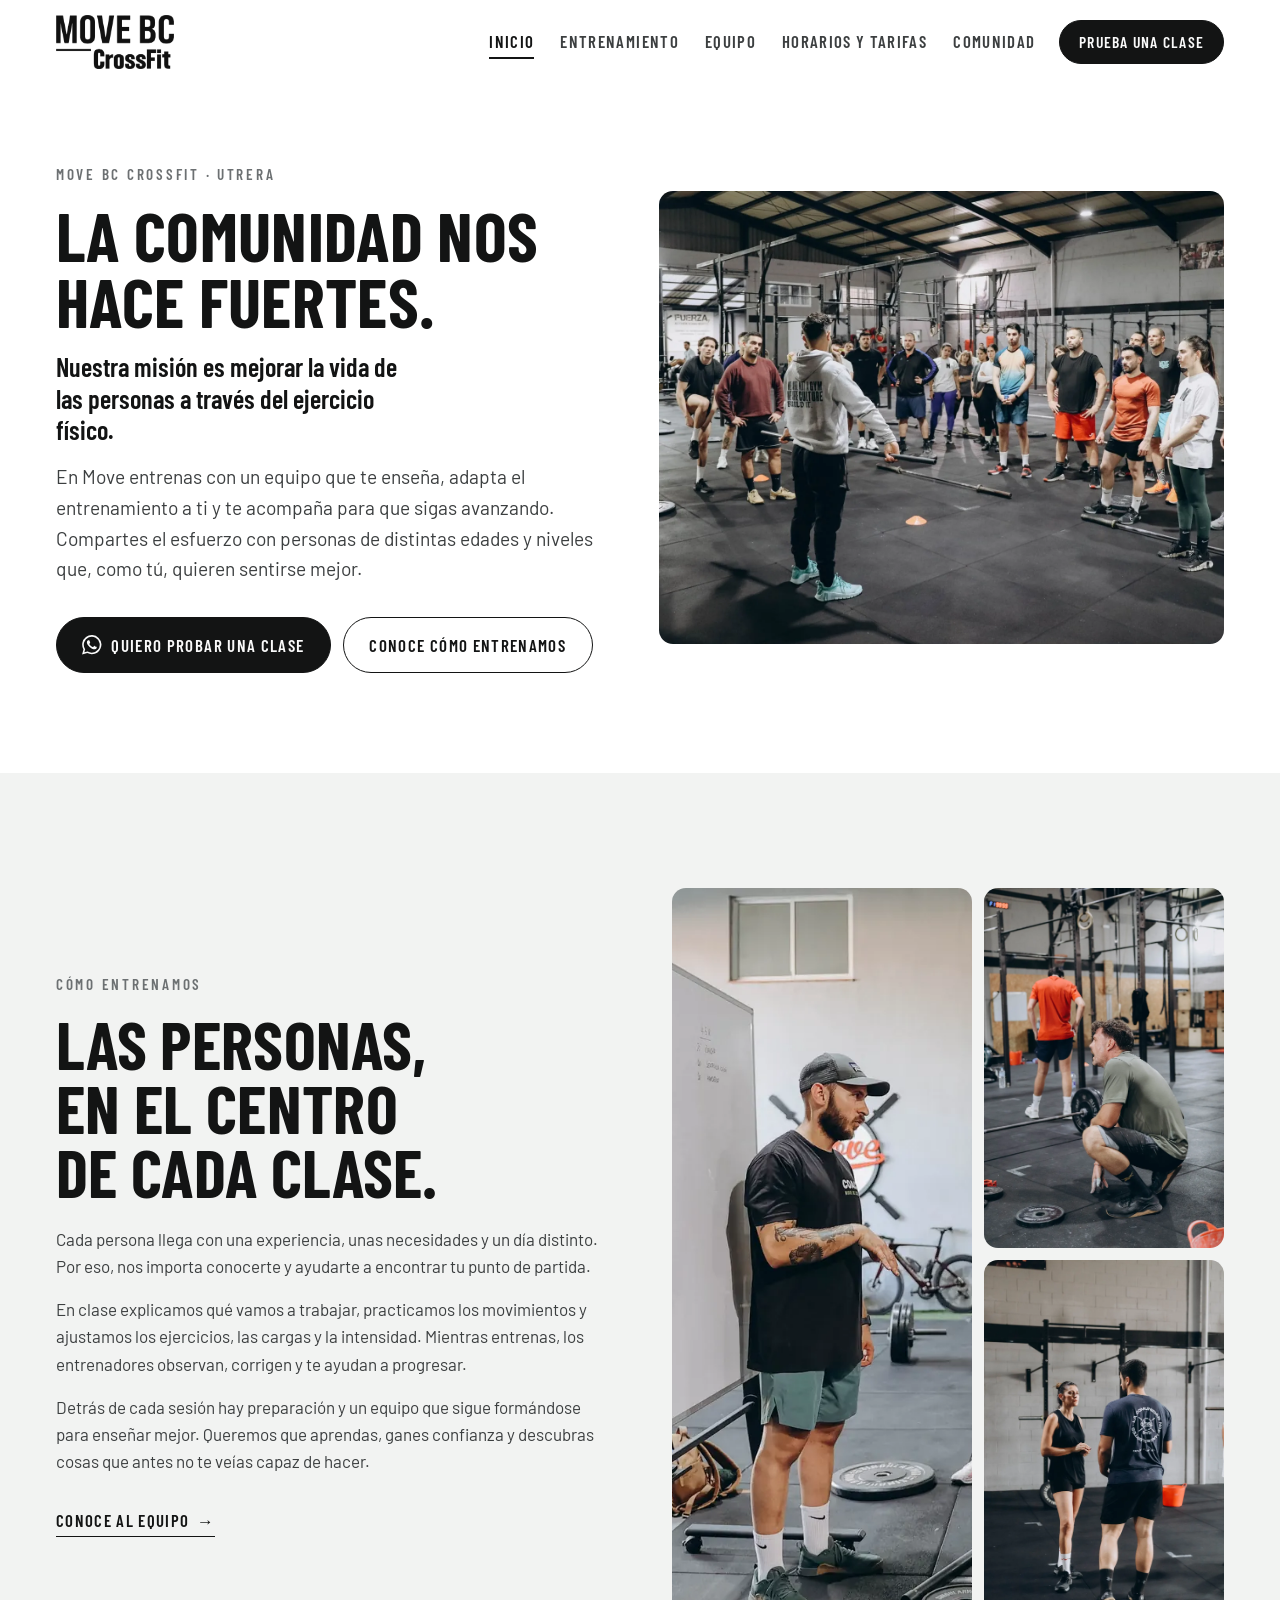
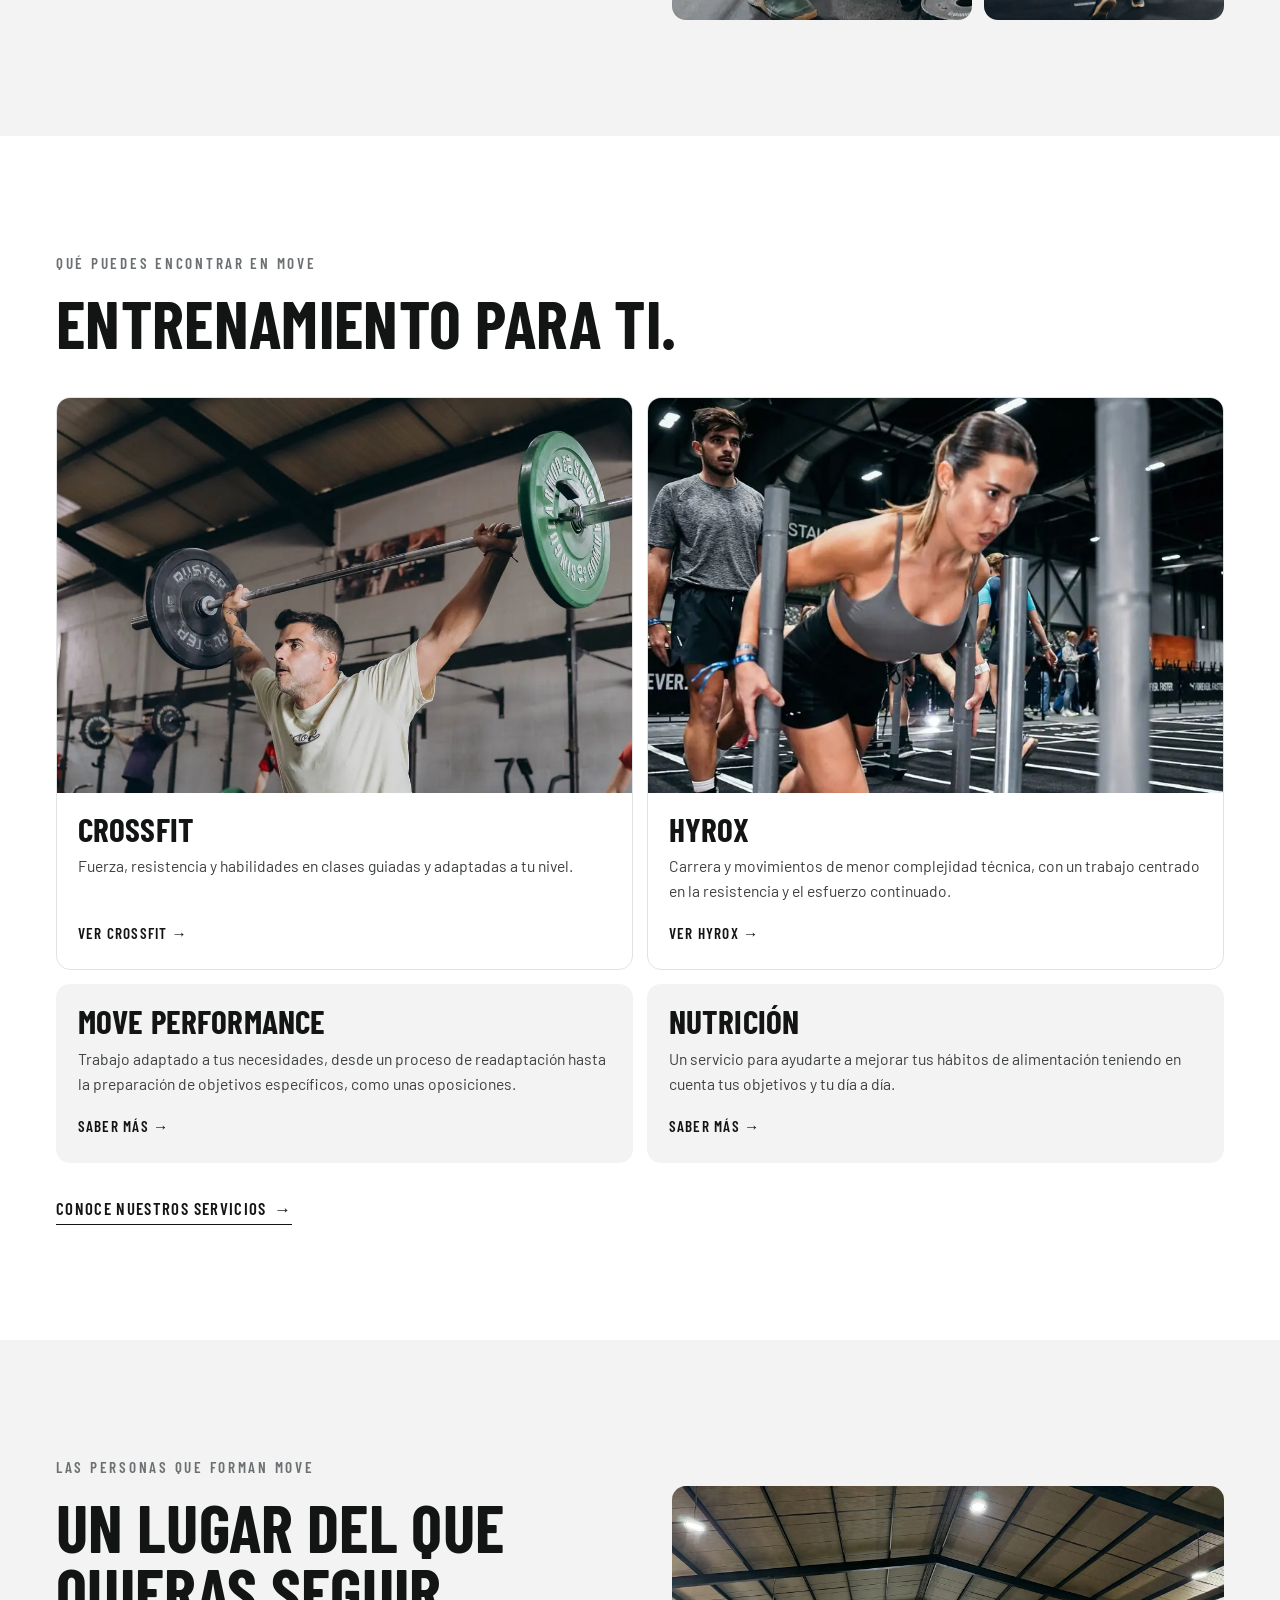
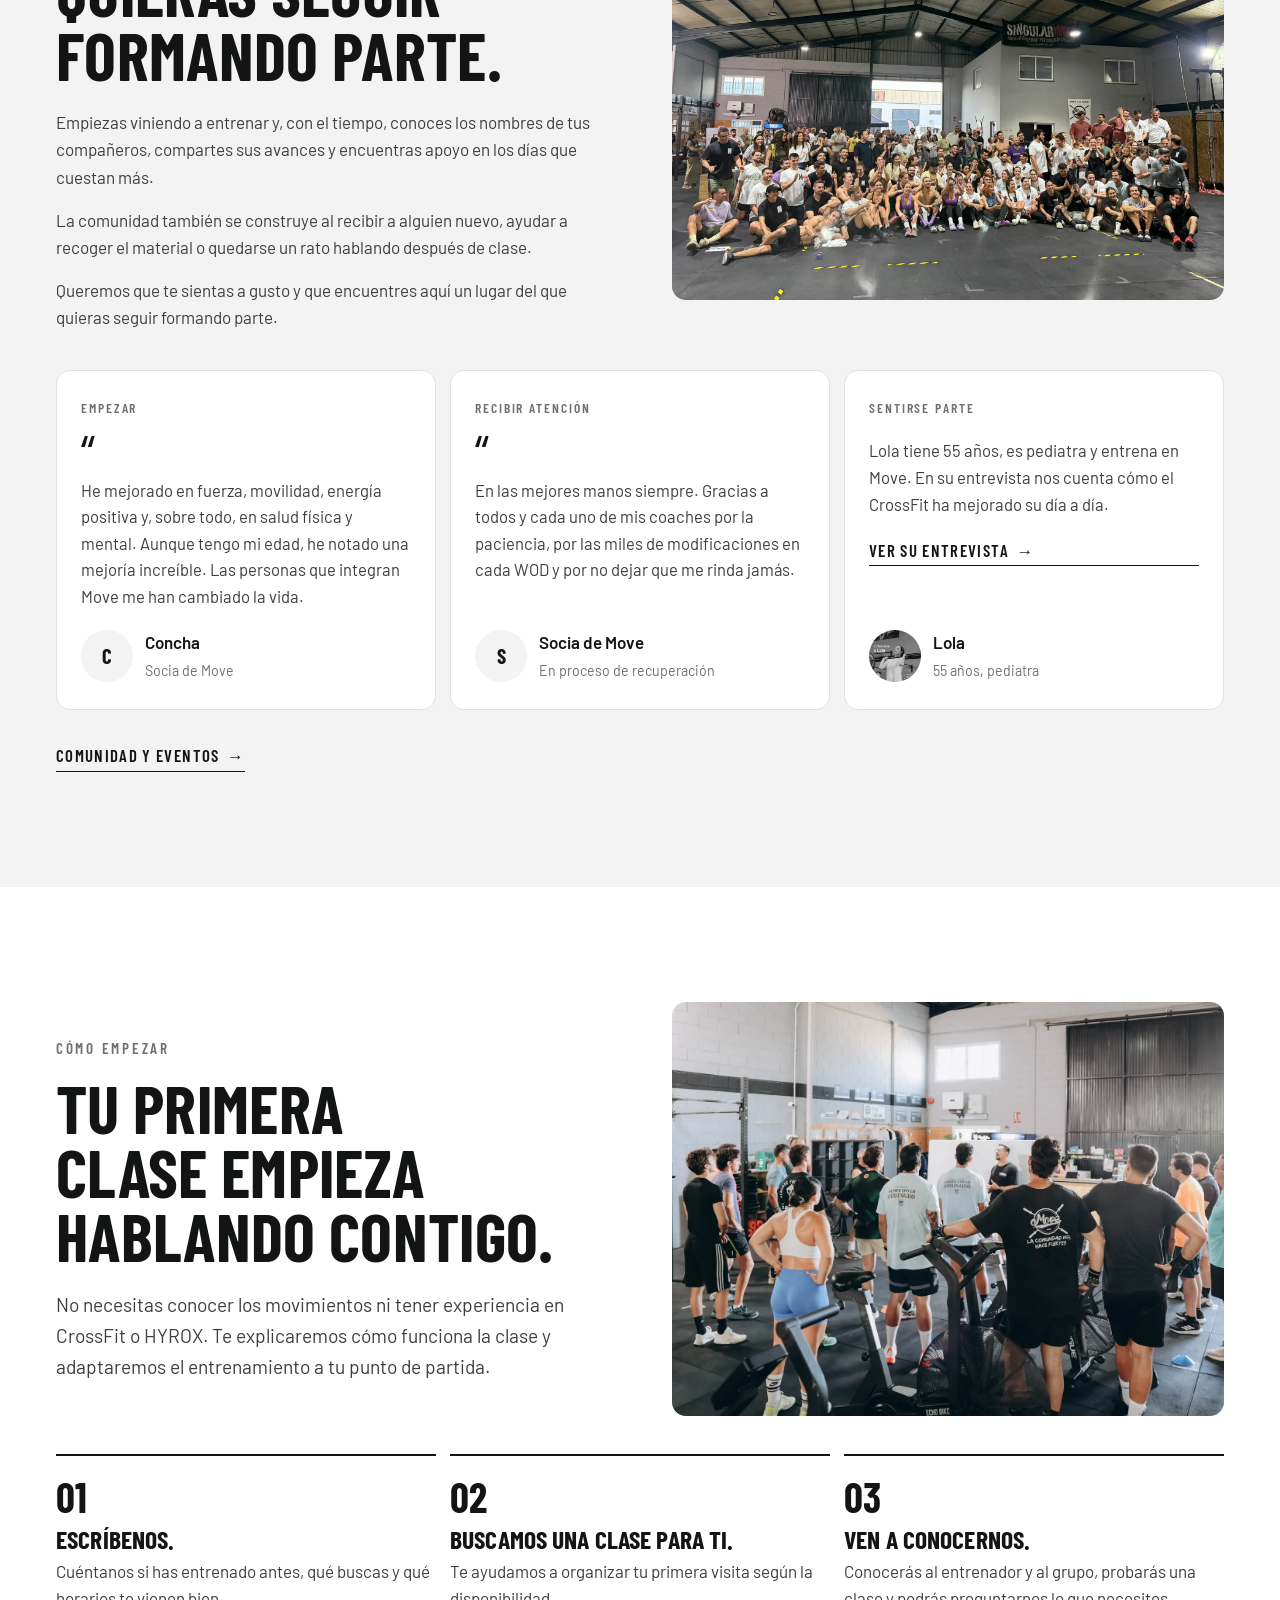
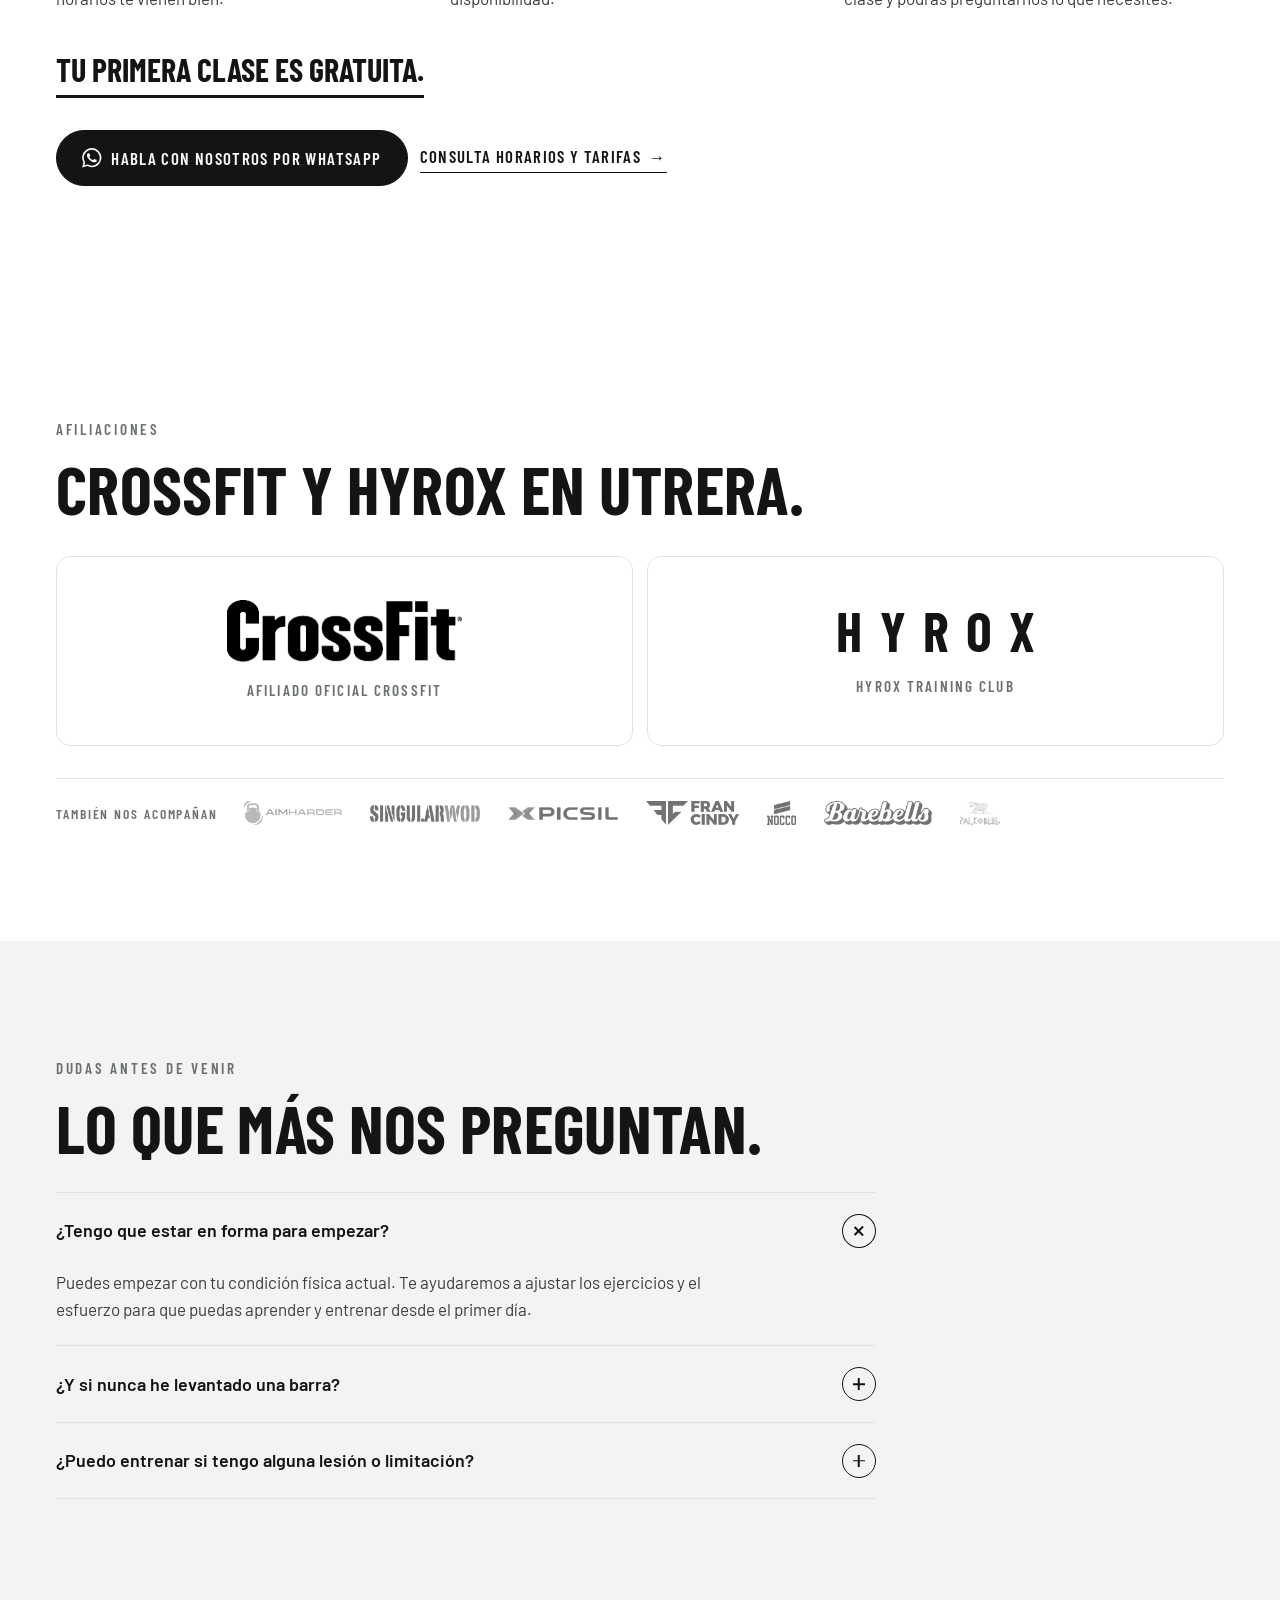
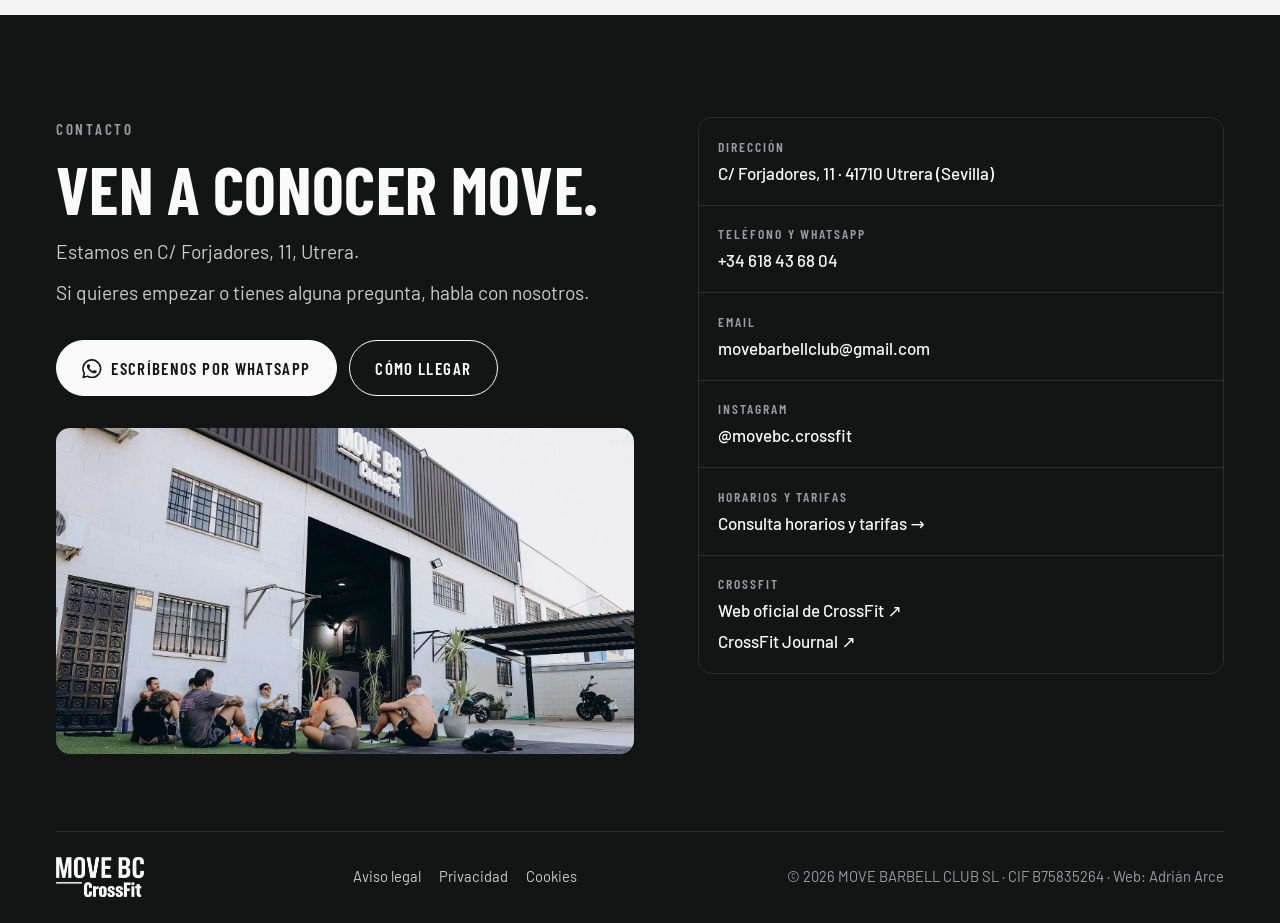
<file: index.html>
<!doctype html>
<html lang="es">
<head>
<meta charset="utf-8">
<meta name="viewport" content="width=device-width, initial-scale=1, viewport-fit=cover">
<title>Move BC CrossFit · Utrera</title>
<link rel="canonical" href="https://movebarbellclub.es/">
<meta name="description" content="Centro de CrossFit y HYROX en Utrera. Clases guiadas y adaptadas a tu nivel. Tu primera clase es gratuita.">
<meta property="og:title" content="Move BC CrossFit · Utrera">
<meta property="og:description" content="Centro de CrossFit y HYROX en Utrera. Clases guiadas y adaptadas a tu nivel. Tu primera clase es gratuita.">
<meta property="og:image" content="https://movebarbellclub.es/img/portada-comunidad.webp">
<meta name="theme-color" content="#ffffff">
<link rel="icon" href="img/logo-negro.png">
<link rel="preconnect" href="https://fonts.googleapis.com">
<link rel="preconnect" href="https://fonts.gstatic.com" crossorigin>
<link href="https://fonts.googleapis.com/css2?family=Barlow+Condensed:wght@600;700&family=Barlow:wght@400;500;600&display=swap" rel="stylesheet">
<link rel="stylesheet" href="assets/style.css">
<script>document.documentElement.classList.add('js')</script>
</head>
<body>
<header class="top">
  <div class="wrap">
    <a class="brand" href="index.html" aria-label="Move BC CrossFit, inicio"><img src="img/logo-negro.png" alt="Move BC CrossFit" width="700" height="319"></a>
    <ul class="menu"><li><a href="index.html" aria-current="page">Inicio</a></li>
<li><a href="entrenamiento.html">Entrenamiento</a></li>
<li><a href="equipo.html">Equipo</a></li>
<li><a href="horarios-tarifas.html">Horarios y tarifas</a></li>
<li><a href="comunidad.html">Comunidad</a></li></ul>
    <a class="btn" href="https://wa.me/34618436804?text=Hola%2C%20me%20gustar%C3%ADa%20probar%20una%20clase%20en%20Move%20BC." target="_blank" rel="noopener">Prueba una clase</a>
    <button class="burger" aria-label="Abrir menú" aria-expanded="false"><span></span><span></span><span></span></button>
  </div>
</header>
<main>

<section class="hero">
  <div class="wrap hero-grid">
    <div class="rv">
      <span class="eyebrow">Move BC CrossFit · Utrera</span>
      <h1>La comunidad nos hace fuertes.</h1>
      <p class="mission">Nuestra misión es mejorar la vida de las personas a través del ejercicio físico.</p>
      <p class="lead">En Move entrenas con un equipo que te enseña, adapta el entrenamiento a ti y te acompaña para que sigas avanzando. Compartes el esfuerzo con personas de distintas edades y niveles que, como tú, quieren sentirse mejor.</p>
      <div class="actions">
        <a class="btn" href="https://wa.me/34618436804?text=Hola%2C%20me%20gustar%C3%ADa%20probar%20una%20clase%20en%20Move%20BC." target="_blank" rel="noopener"><svg viewBox="0 0 24 24" fill="currentColor" aria-hidden="true"><path d="M17.5 14.4c-.3-.1-1.8-.9-2-1s-.5-.1-.7.1-.8 1-1 1.2-.4.2-.7.1a8 8 0 0 1-2.4-1.5 9 9 0 0 1-1.6-2c-.2-.3 0-.5.1-.6l.5-.6.3-.5v-.5c0-.1-.7-1.6-.9-2.2-.2-.6-.5-.5-.7-.5h-.6a1.1 1.1 0 0 0-.8.4 3.3 3.3 0 0 0-1 2.5 5.8 5.8 0 0 0 1.2 3.1 13.3 13.3 0 0 0 5.1 4.5c.7.3 1.3.5 1.7.6a4.2 4.2 0 0 0 1.9.1 3.1 3.1 0 0 0 2-1.4 2.5 2.5 0 0 0 .2-1.4c-.1-.1-.3-.2-.6-.3zM12 21.8a9.9 9.9 0 0 1-5-1.4l-.4-.2-3.7 1 1-3.6-.2-.4A9.8 9.8 0 1 1 12 21.8zm8.4-18.2A11.8 11.8 0 0 0 1.8 17.8L.1 24l6.4-1.7a11.8 11.8 0 0 0 5.6 1.4A11.8 11.8 0 0 0 20.4 3.6z"/></svg>Quiero probar una clase</a>
        <a class="btn ghost" href="#como-entrenamos">Conoce cómo entrenamos</a>
      </div>
    </div>
    <figure class="hero-photo rv"><img src="img/portada-comunidad.webp" alt="Un entrenador de Move explica la clase a un grupo amplio de socios, mujeres y hombres de distintas edades" decoding="async" fetchpriority="high" width="1600" height="1066" style="object-position:50% 50%"></figure>
  </div>
</section>

<div class="wrap" data-aviso-evento hidden></div>

<section class="soft" id="como-entrenamos">
  <div class="wrap split">
    <div class="rv">
      <span class="eyebrow">Cómo entrenamos</span>
      <h2>Las personas, en el centro de cada clase.</h2>
      <div class="prose">
        <p>Cada persona llega con una experiencia, unas necesidades y un día distinto. Por eso, nos importa conocerte y ayudarte a encontrar tu punto de partida.</p>
        <p>En clase explicamos qué vamos a trabajar, practicamos los movimientos y ajustamos los ejercicios, las cargas y la intensidad. Mientras entrenas, los entrenadores observan, corrigen y te ayudan a progresar.</p>
        <p>Detrás de cada sesión hay preparación y un equipo que sigue formándose para enseñar mejor. Queremos que aprendas, ganes confianza y descubras cosas que antes no te veías capaz de hacer.</p>
      </div>
      <div class="actions"><a class="link" href="equipo.html">Conoce al equipo</a></div>
    </div>
    <div class="media-stack split-media rv">
      <figure><img src="img/pizarra.webp" alt="Un entrenador explica el entrenamiento del día en la pizarra" loading="lazy" decoding="async" style="object-position:40% 50%"></figure>
      <figure><img src="img/coach-observa.webp" alt="Un entrenador agachado observa la técnica de un socio" loading="lazy" decoding="async"></figure>
      <figure><img src="img/coach-habla.webp" alt="Una entrenadora habla con un socio antes de empezar" loading="lazy" decoding="async" style="object-position:50% 35%"></figure>
    </div>
  </div>
</section>

<section>
  <div class="wrap">
    <div class="rv">
      <span class="eyebrow">Qué puedes encontrar en Move</span>
      <h2>Entrenamiento para ti.</h2>
    </div>
    <div class="services">
      <a class="svc big rv" href="entrenamiento.html#crossfit"><div class="pic"><img src="img/crossfit-overhead.webp" alt="Socio de Move levantando la barra por encima de la cabeza" loading="lazy" decoding="async" style="object-position:50% 30%"></div><div class="txt"><h3>CrossFit</h3><p>Fuerza, resistencia y habilidades en clases guiadas y adaptadas a tu nivel.</p><span class="more">Ver CrossFit</span></div></a>
      <a class="svc big rv" href="entrenamiento.html#hyrox"><div class="pic"><img src="img/hyrox-trineo.webp" alt="Atleta de Move empujando el trineo en una competición HYROX" loading="lazy" decoding="async" style="object-position:50% 40%"></div><div class="txt"><h3>HYROX</h3><p>Carrera y movimientos de menor complejidad técnica, con un trabajo centrado en la resistencia y el esfuerzo continuado.</p><span class="more">Ver HYROX</span></div></a>
      <a class="svc rv" href="entrenamiento.html#performance"><div class="txt"><h3>Move Performance</h3><p>Trabajo adaptado a tus necesidades, desde un proceso de readaptación hasta la preparación de objetivos específicos, como unas oposiciones.</p><span class="more">Saber más</span></div></a>
      <a class="svc rv" href="entrenamiento.html#nutricion"><div class="txt"><h3>Nutrición</h3><p>Un servicio para ayudarte a mejorar tus hábitos de alimentación teniendo en cuenta tus objetivos y tu día a día.</p><span class="more">Saber más</span></div></a>
    </div>
    <div class="actions"><a class="link" href="entrenamiento.html">Conoce nuestros servicios</a></div>
  </div>
</section>

<section class="soft">
  <div class="wrap">
    <div class="split">
      <div class="rv">
        <span class="eyebrow">Las personas que forman Move</span>
        <h2>Un lugar del que quieras seguir formando parte.</h2>
        <div class="prose">
          <p>Empiezas viniendo a entrenar y, con el tiempo, conoces los nombres de tus compañeros, compartes sus avances y encuentras apoyo en los días que cuestan más.</p>
          <p>La comunidad también se construye al recibir a alguien nuevo, ayudar a recoger el material o quedarse un rato hablando después de clase.</p>
          <p>Queremos que te sientas a gusto y que encuentres aquí un lugar del que quieras seguir formando parte.</p>
        </div>
      </div>
      <figure class="photo split-media rv" style="aspect-ratio:4/3"><img src="img/comunidad-grupo.webp" alt="Foto de grupo de la comunidad de Move en el box" loading="lazy" decoding="async"></figure>
    </div>
    <div class="quotes">
      <article class="quote rv"><span class="tag-theme">Empezar</span><blockquote>He mejorado en fuerza, movilidad, energía positiva y, sobre todo, en salud física y mental. Aunque tengo mi edad, he notado una mejoría increíble. Las personas que integran Move me han cambiado la vida.</blockquote><div class="who"><span class="av">C</span><span><b>Concha</b><small>Socia de Move</small></span></div></article>
      <article class="quote rv"><span class="tag-theme">Recibir atención</span><blockquote>En las mejores manos siempre. Gracias a todos y cada uno de mis coaches por la paciencia, por las miles de modificaciones en cada WOD y por no dejar que me rinda jamás.</blockquote><div class="who"><span class="av">S</span><span><b>Socia de Move</b><small>En proceso de recuperación</small></span></div></article>
      <article class="quote rv"><span class="tag-theme">Sentirse parte</span><p class="story">Lola tiene 55 años, es pediatra y entrena en Move. En su entrevista nos cuenta cómo el CrossFit ha mejorado su día a día.</p><a class="link" href="https://www.instagram.com/movebc.crossfit/reel/DJbwoamMNA6/" target="_blank" rel="noopener">Ver su entrevista</a><div class="who"><span class="av"><img src="img/ig-lola.webp" alt="Lola, socia de Move" loading="lazy" decoding="async"></span><span><b>Lola</b><small>55 años, pediatra</small></span></div></article>
    </div>
    <div class="actions rv"><a class="link" href="comunidad.html">Comunidad y eventos</a></div>
  </div>
</section>

<section>
  <div class="wrap split">
    <div class="rv">
      <span class="eyebrow">Cómo empezar</span>
      <h2>Tu primera clase empieza hablando contigo.</h2>
      <p class="lead">No necesitas conocer los movimientos ni tener experiencia en CrossFit o HYROX. Te explicaremos cómo funciona la clase y adaptaremos el entrenamiento a tu punto de partida.</p>
    </div>
    <figure class="photo split-media rv" style="aspect-ratio:4/3"><img src="img/grupo-clase.webp" alt="Grupo escuchando la explicación del entrenador al empezar la clase" loading="lazy" decoding="async"></figure>
  </div>
  <div class="wrap">
    <ol class="steps">
      <li class="rv"><h3>Escríbenos.</h3><p>Cuéntanos si has entrenado antes, qué buscas y qué horarios te vienen bien.</p></li>
      <li class="rv"><h3>Buscamos una clase para ti.</h3><p>Te ayudamos a organizar tu primera visita según la disponibilidad.</p></li>
      <li class="rv"><h3>Ven a conocernos.</h3><p>Conocerás al entrenador y al grupo, probarás una clase y podrás preguntarnos lo que necesites.</p></li>
    </ol>
    <p class="free rv">Tu primera clase es gratuita.</p>
    <div class="actions rv">
      <a class="btn" href="https://wa.me/34618436804?text=Hola%2C%20me%20gustar%C3%ADa%20probar%20una%20clase%20en%20Move%20BC." target="_blank" rel="noopener"><svg viewBox="0 0 24 24" fill="currentColor" aria-hidden="true"><path d="M17.5 14.4c-.3-.1-1.8-.9-2-1s-.5-.1-.7.1-.8 1-1 1.2-.4.2-.7.1a8 8 0 0 1-2.4-1.5 9 9 0 0 1-1.6-2c-.2-.3 0-.5.1-.6l.5-.6.3-.5v-.5c0-.1-.7-1.6-.9-2.2-.2-.6-.5-.5-.7-.5h-.6a1.1 1.1 0 0 0-.8.4 3.3 3.3 0 0 0-1 2.5 5.8 5.8 0 0 0 1.2 3.1 13.3 13.3 0 0 0 5.1 4.5c.7.3 1.3.5 1.7.6a4.2 4.2 0 0 0 1.9.1 3.1 3.1 0 0 0 2-1.4 2.5 2.5 0 0 0 .2-1.4c-.1-.1-.3-.2-.6-.3zM12 21.8a9.9 9.9 0 0 1-5-1.4l-.4-.2-3.7 1 1-3.6-.2-.4A9.8 9.8 0 1 1 12 21.8zm8.4-18.2A11.8 11.8 0 0 0 1.8 17.8L.1 24l6.4-1.7a11.8 11.8 0 0 0 5.6 1.4A11.8 11.8 0 0 0 20.4 3.6z"/></svg>Habla con nosotros por WhatsApp</a>
      <a class="link" href="horarios-tarifas.html">Consulta horarios y tarifas</a>
    </div>
  </div>
</section>


<section class="partners">
  <div class="wrap">
    <span class="eyebrow rv">Afiliaciones</span>
    <h2 class="rv">CrossFit y HYROX en Utrera.</h2>
    <div class="aff rv">
      <a class="aff-card" href="https://www.crossfit.com/" target="_blank" rel="noopener"><img src="img/partner-crossfit.webp" alt="CrossFit" loading="lazy"><span>Afiliado oficial CrossFit</span></a>
      <a class="aff-card" href="https://hyrox.com/" target="_blank" rel="noopener"><b class="hx-word">HYROX</b><span>HYROX Training Club</span></a>
    </div>
    <div class="also rv">
      <span>También nos acompañan</span>
      <ul class="logos-sm">
        <li><img src="img/partner-aimharder.webp" alt="Aimharder" loading="lazy"></li>
        <li><img src="img/partner-singularwod.webp" alt="SingularWOD" loading="lazy"></li>
        <li><img src="img/partner-picsil.webp" alt="Picsil" loading="lazy"></li>
        <li><img src="img/partner-fran-cindy.webp" alt="Fran Cindy" loading="lazy"></li>
        <li><img src="img/partner-nocco.webp" alt="NOCCO" loading="lazy"></li>
        <li><img src="img/partner-barebells.webp" alt="Barebells" loading="lazy"></li>
        <li><img src="img/partner-paleobull.webp" alt="Paleobull" loading="lazy"></li>
      </ul>
    </div>
  </div>
</section>

<section class="soft">
  <div class="wrap">
    <span class="eyebrow rv">Dudas antes de venir</span>
    <h2 class="rv">Lo que más nos preguntan.</h2>
    <div class="faq rv">
      <details open><summary>¿Tengo que estar en forma para empezar?<i></i></summary><p>Puedes empezar con tu condición física actual. Te ayudaremos a ajustar los ejercicios y el esfuerzo para que puedas aprender y entrenar desde el primer día.</p></details>
      <details><summary>¿Y si nunca he levantado una barra?<i></i></summary><p>Te enseñamos. Practicar los movimientos y encontrar una opción adecuada para ti forma parte de la clase.</p></details>
      <details><summary>¿Puedo entrenar si tengo alguna lesión o limitación?<i></i></summary><p>Cuéntanos tu situación antes de venir para que podamos valorar las adaptaciones que necesitas y cómo podemos ayudarte.</p></details>
    </div>
  </div>
</section>

</main>
<footer class="contact" id="contacto">
  <div class="wrap">
    <div class="contact-grid">
      <div>
        <span class="eyebrow" style="color:#9a9ea0">Contacto</span>
        <h2>Ven a conocer Move.</h2>
        <p class="lead">Estamos en C/ Forjadores, 11, Utrera.</p>
        <p class="lead" style="margin-top:.6rem">Si quieres empezar o tienes alguna pregunta, habla con nosotros.</p>
        <div class="actions">
          <a class="btn light" href="https://wa.me/34618436804?text=Hola%2C%20me%20gustar%C3%ADa%20probar%20una%20clase%20en%20Move%20BC." target="_blank" rel="noopener"><svg viewBox="0 0 24 24" fill="currentColor" aria-hidden="true"><path d="M17.5 14.4c-.3-.1-1.8-.9-2-1s-.5-.1-.7.1-.8 1-1 1.2-.4.2-.7.1a8 8 0 0 1-2.4-1.5 9 9 0 0 1-1.6-2c-.2-.3 0-.5.1-.6l.5-.6.3-.5v-.5c0-.1-.7-1.6-.9-2.2-.2-.6-.5-.5-.7-.5h-.6a1.1 1.1 0 0 0-.8.4 3.3 3.3 0 0 0-1 2.5 5.8 5.8 0 0 0 1.2 3.1 13.3 13.3 0 0 0 5.1 4.5c.7.3 1.3.5 1.7.6a4.2 4.2 0 0 0 1.9.1 3.1 3.1 0 0 0 2-1.4 2.5 2.5 0 0 0 .2-1.4c-.1-.1-.3-.2-.6-.3zM12 21.8a9.9 9.9 0 0 1-5-1.4l-.4-.2-3.7 1 1-3.6-.2-.4A9.8 9.8 0 1 1 12 21.8zm8.4-18.2A11.8 11.8 0 0 0 1.8 17.8L.1 24l6.4-1.7a11.8 11.8 0 0 0 5.6 1.4A11.8 11.8 0 0 0 20.4 3.6z"/></svg>Escríbenos por WhatsApp</a>
          <a class="btn ghost" href="https://www.google.com/maps/search/?api=1&query=Move%20BC%20CrossFit%2C%20C/%20Forjadores%2011%2C%2041710%20Utrera" target="_blank" rel="noopener">Cómo llegar</a>
        </div>
        <figure class="facade"><img src="img/comunidad-fuera.webp" alt="Fachada de Move BC CrossFit en la calle Forjadores, con socios descansando en la puerta" loading="lazy" decoding="async"></figure>
      </div>
      <div class="facts">
        <div><small>Dirección</small><a href="https://www.google.com/maps/search/?api=1&query=Move%20BC%20CrossFit%2C%20C/%20Forjadores%2011%2C%2041710%20Utrera" target="_blank" rel="noopener">C/ Forjadores, 11 · 41710 Utrera (Sevilla)</a></div>
        <div><small>Teléfono y WhatsApp</small><a href="tel:+34618436804">+34 618 43 68 04</a></div>
        <div><small>Email</small><a href="mailto:movebarbellclub@gmail.com">movebarbellclub@gmail.com</a></div>
        <div><small>Instagram</small><a href="https://www.instagram.com/movebc.crossfit/" target="_blank" rel="noopener">@movebc.crossfit</a></div>
        <div><small>Horarios y tarifas</small><a href="horarios-tarifas.html">Consulta horarios y tarifas →</a></div>
        <div class="cf-links"><small>CrossFit</small><a href="https://www.crossfit.com/" target="_blank" rel="noopener">Web oficial de CrossFit ↗</a><a href="https://journal.crossfit.com/" target="_blank" rel="noopener">CrossFit Journal ↗</a></div>
      </div>
    </div>
    <div class="legal">
      <a class="brand-w" href="index.html"><img src="img/logo-blanco.png" alt="Move BC CrossFit" width="700" height="319"></a>
      <nav aria-label="Legal"><a href="legal.html#aviso">Aviso legal</a><a href="legal.html#privacidad">Privacidad</a><a href="legal.html#cookies">Cookies</a></nav>
      <span>© <span id="year">2026</span> MOVE BARBELL CLUB SL · CIF B75835264 · Web: Adrián Arce</span>
    </div>
  </div>
</footer>
<div class="mbar"><a class="btn" href="https://wa.me/34618436804?text=Hola%2C%20me%20gustar%C3%ADa%20probar%20una%20clase%20en%20Move%20BC." target="_blank" rel="noopener"><svg viewBox="0 0 24 24" fill="currentColor" aria-hidden="true"><path d="M17.5 14.4c-.3-.1-1.8-.9-2-1s-.5-.1-.7.1-.8 1-1 1.2-.4.2-.7.1a8 8 0 0 1-2.4-1.5 9 9 0 0 1-1.6-2c-.2-.3 0-.5.1-.6l.5-.6.3-.5v-.5c0-.1-.7-1.6-.9-2.2-.2-.6-.5-.5-.7-.5h-.6a1.1 1.1 0 0 0-.8.4 3.3 3.3 0 0 0-1 2.5 5.8 5.8 0 0 0 1.2 3.1 13.3 13.3 0 0 0 5.1 4.5c.7.3 1.3.5 1.7.6a4.2 4.2 0 0 0 1.9.1 3.1 3.1 0 0 0 2-1.4 2.5 2.5 0 0 0 .2-1.4c-.1-.1-.3-.2-.6-.3zM12 21.8a9.9 9.9 0 0 1-5-1.4l-.4-.2-3.7 1 1-3.6-.2-.4A9.8 9.8 0 1 1 12 21.8zm8.4-18.2A11.8 11.8 0 0 0 1.8 17.8L.1 24l6.4-1.7a11.8 11.8 0 0 0 5.6 1.4A11.8 11.8 0 0 0 20.4 3.6z"/></svg>Prueba una clase</a><a class="btn ghost" href="horarios-tarifas.html">Horarios</a></div>
<script src="assets/main.js"></script>
<script src="assets/content.js"></script>
</body>
</html>
</file>
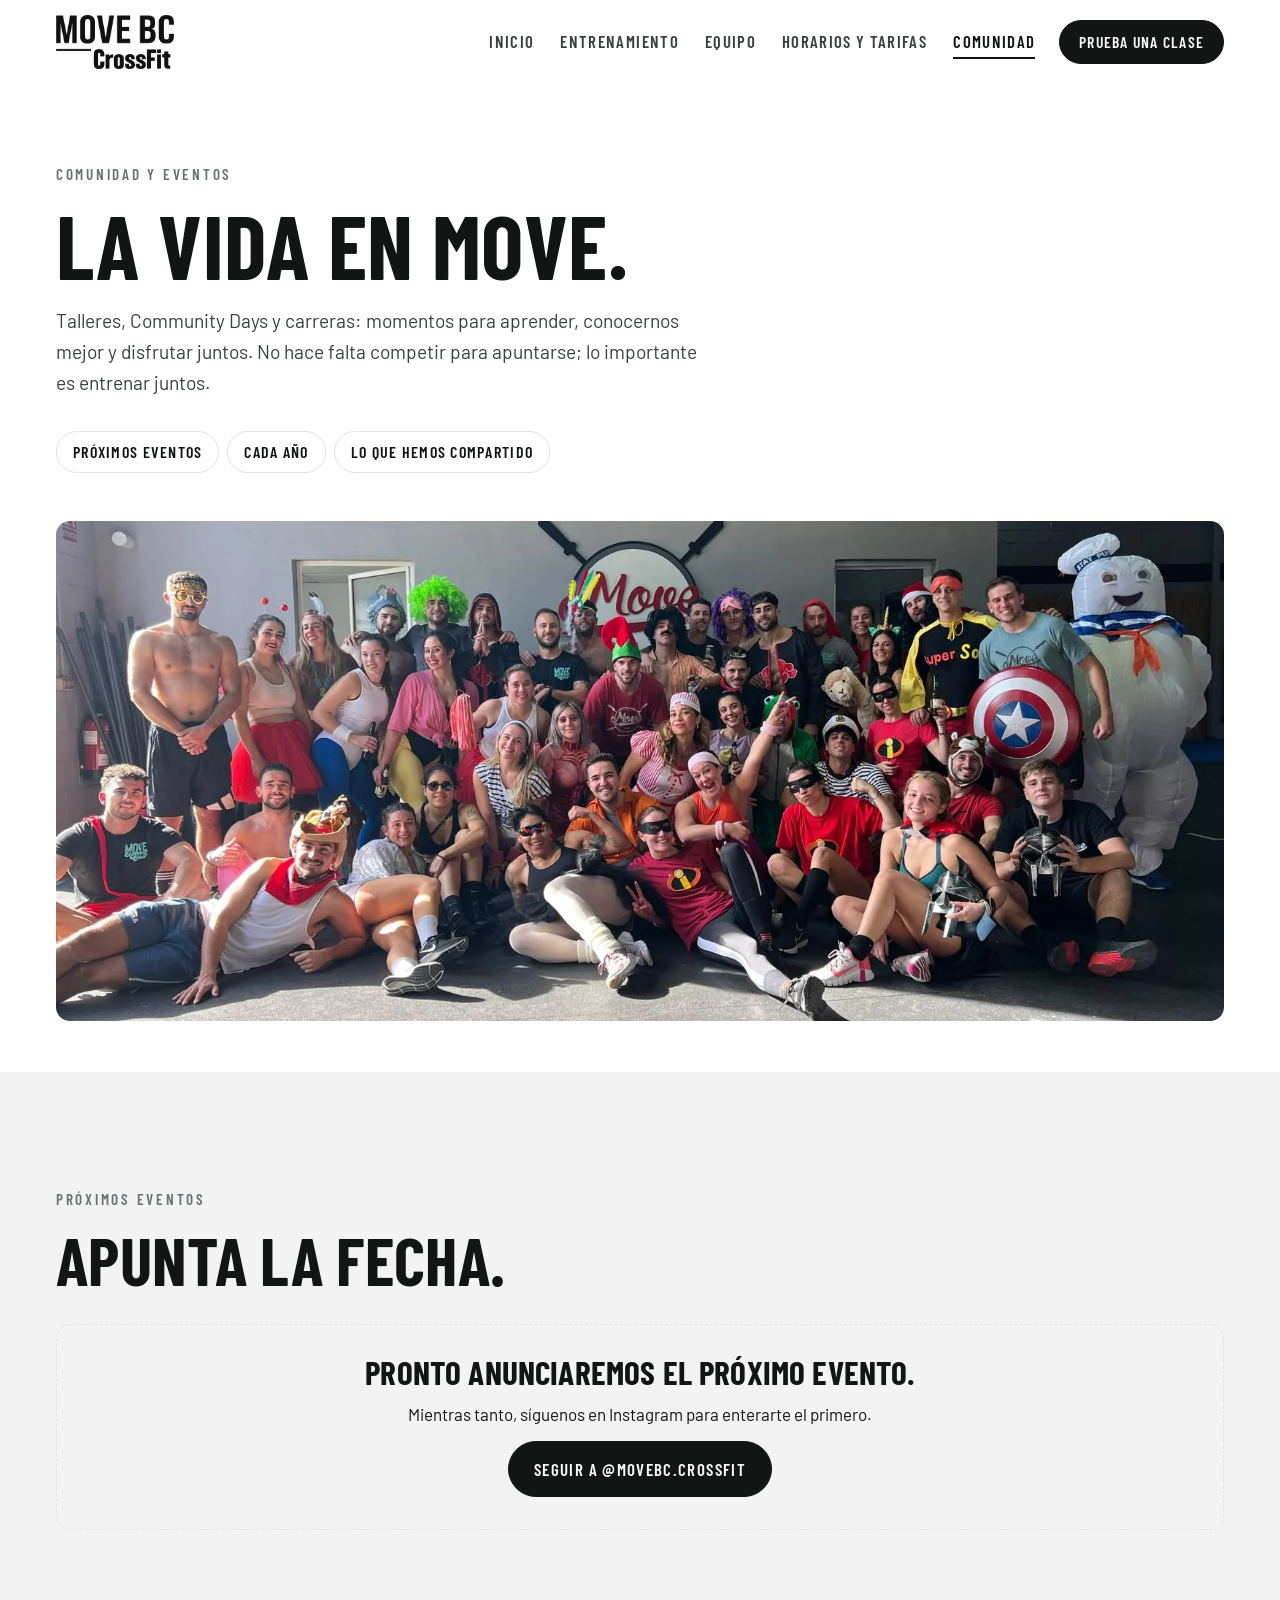
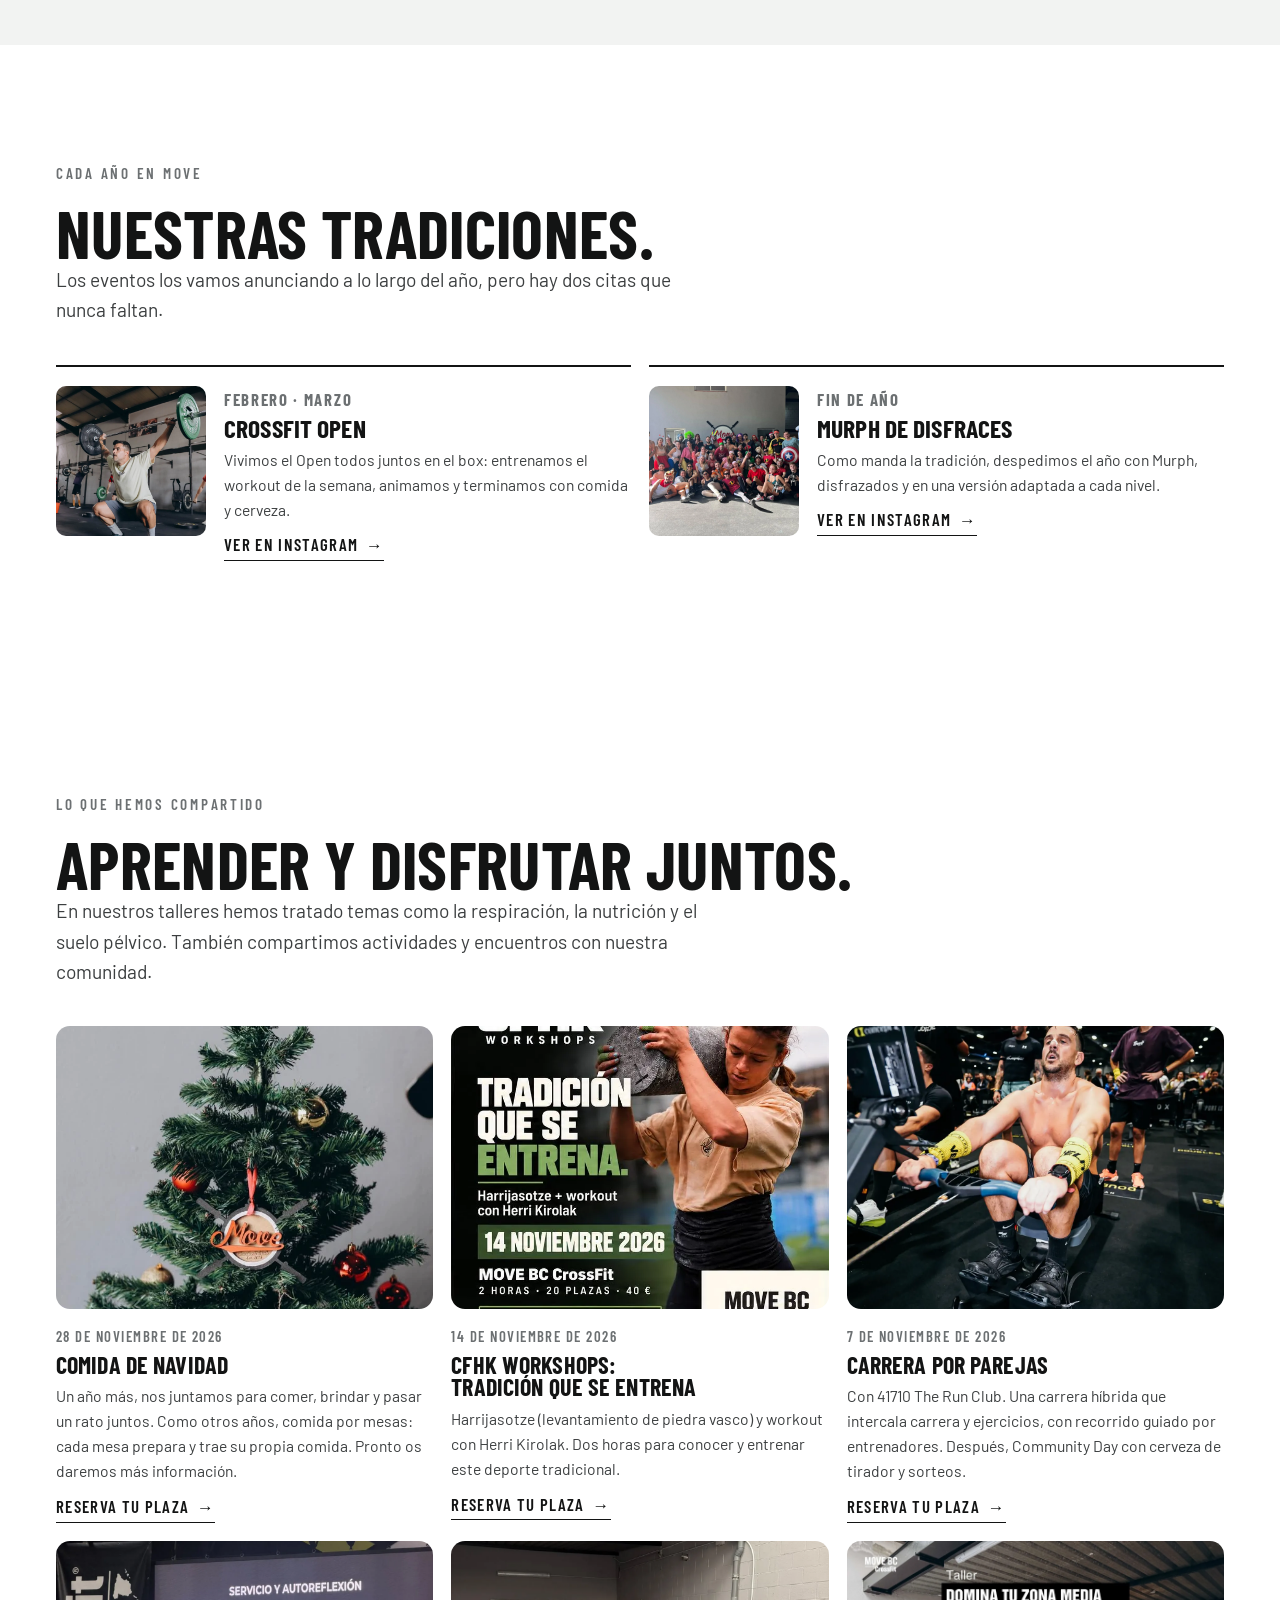
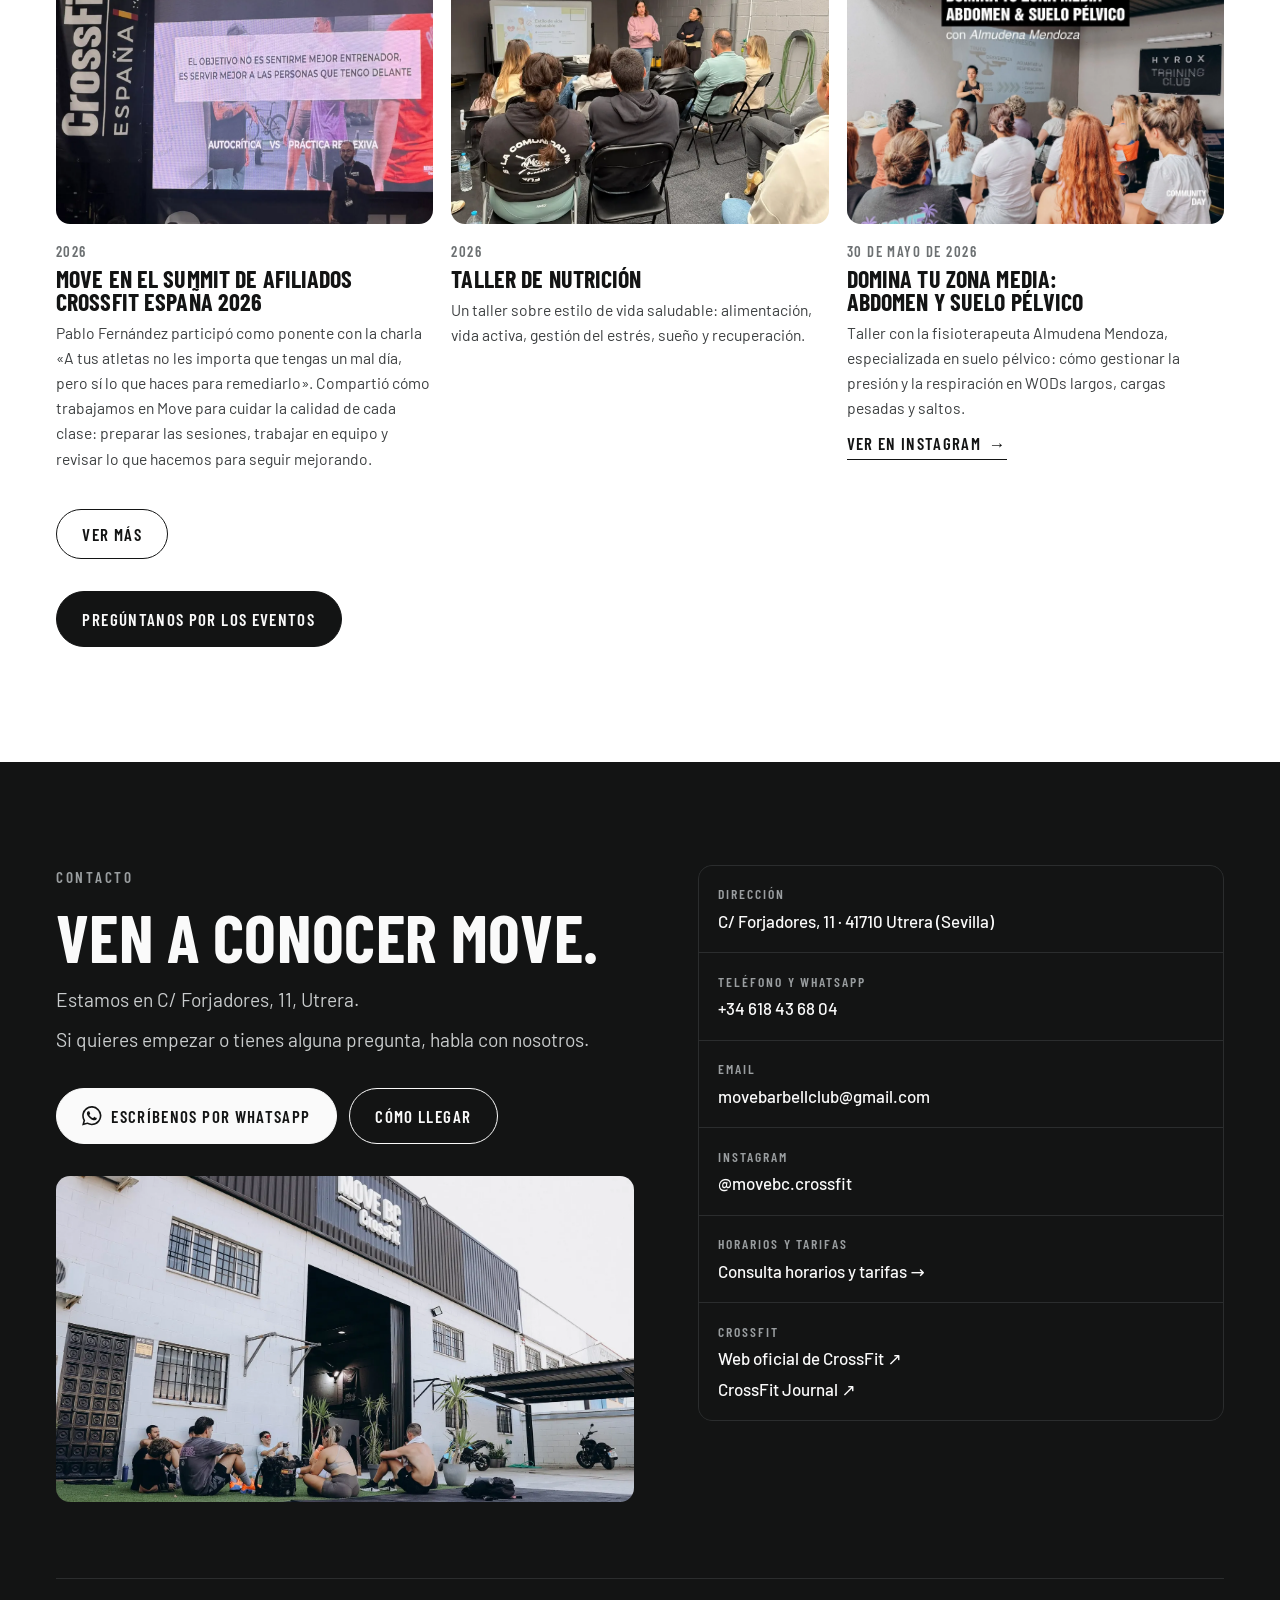
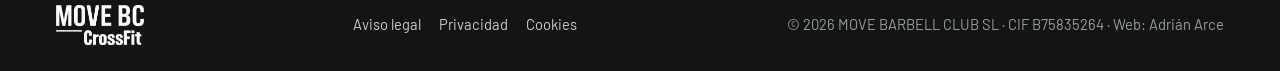
<file: comunidad.html>
<!doctype html>
<html lang="es">
<head>
<meta charset="utf-8">
<meta name="viewport" content="width=device-width, initial-scale=1, viewport-fit=cover">
<title>Comunidad y eventos · Move BC CrossFit</title>
<link rel="canonical" href="https://movebarbellclub.es/comunidad">
<meta name="description" content="Próximos eventos, talleres, Community Days y formación de la comunidad de Move BC en Utrera.">
<meta property="og:title" content="Comunidad · Move BC CrossFit">
<meta property="og:description" content="Próximos eventos, talleres, Community Days y formación de la comunidad de Move BC en Utrera.">
<meta property="og:image" content="https://movebarbellclub.es/img/portada-clase.webp">
<meta name="theme-color" content="#ffffff">
<link rel="icon" href="img/logo-negro.png">
<link rel="preconnect" href="https://fonts.googleapis.com">
<link rel="preconnect" href="https://fonts.gstatic.com" crossorigin>
<link href="https://fonts.googleapis.com/css2?family=Barlow+Condensed:wght@600;700&family=Barlow:wght@400;500;600&display=swap" rel="stylesheet">
<link rel="stylesheet" href="assets/style.css">
<script>document.documentElement.classList.add('js')</script>
</head>
<body>
<header class="top">
  <div class="wrap">
    <a class="brand" href="index.html" aria-label="Move BC CrossFit, inicio"><img src="img/logo-negro.png" alt="Move BC CrossFit" width="700" height="319"></a>
    <ul class="menu"><li><a href="index.html">Inicio</a></li>
<li><a href="entrenamiento.html">Entrenamiento</a></li>
<li><a href="equipo.html">Equipo</a></li>
<li><a href="horarios-tarifas.html">Horarios y tarifas</a></li>
<li><a href="comunidad.html" aria-current="page">Comunidad</a></li></ul>
    <a class="btn" href="https://wa.me/34618436804?text=Hola%2C%20me%20gustar%C3%ADa%20probar%20una%20clase%20en%20Move%20BC." target="_blank" rel="noopener">Prueba una clase</a>
    <button class="burger" aria-label="Abrir menú" aria-expanded="false"><span></span><span></span><span></span></button>
  </div>
</header>
<main>

<section class="page-hero">
  <div class="wrap">
    <span class="eyebrow rv">Comunidad y eventos</span>
    <h1 class="rv">La vida en Move.</h1>
    <p class="lead rv">Talleres, Community Days y carreras: momentos para aprender, conocernos mejor y disfrutar juntos. No hace falta competir para apuntarse; lo importante es entrenar juntos.</p>
    <nav class="subnav rv" aria-label="Secciones"><a href="#proximos">Próximos eventos</a><a href="#cada-ano">Cada año</a><a href="#compartido">Lo que hemos compartido</a></nav>
    <figure class="banner rv"><img src="img/murph-disfraces.webp" alt="Foto de grupo de la comunidad de Move disfrazada en el Murph" decoding="async" style="object-position:50% 55%"></figure>
  </div>
</section>

<section class="soft" id="proximos">
  <div class="wrap">
    <span class="eyebrow rv">Próximos eventos</span>
    <h2 class="rv">Apunta la fecha.</h2>
    <div class="ev-list" data-proximas></div>
    <div class="ev-empty" data-if-empty hidden>
      <h3>Pronto anunciaremos el próximo evento.</h3>
      <p>Mientras tanto, síguenos en Instagram para enterarte el primero.</p>
      <a class="btn" href="https://www.instagram.com/movebc.crossfit/" target="_blank" rel="noopener">Seguir a @movebc.crossfit</a>
    </div>
  </div>
</section>

<section id="cada-ano">
  <div class="wrap">
    <span class="eyebrow rv">Cada año en Move</span>
    <h2 class="rv">Nuestras tradiciones.</h2>
    <p class="lead rv">Los eventos los vamos anunciando a lo largo del año, pero hay dos citas que nunca faltan.</p>
    <div class="year">
      <article class="year-ev rv"><div class="pic"><img src="img/crossfit-overhead.webp" alt="Socio de Move durante un workout del Open" loading="lazy" decoding="async"></div><div><span class="month">Febrero · Marzo</span><h3>CrossFit Open</h3><p>Vivimos el Open todos juntos en el box: entrenamos el workout de la semana, animamos y terminamos con comida y cerveza.</p><a class="link" href="https://www.instagram.com/movebc.crossfit/p/DViiyeDDL7_/" target="_blank" rel="noopener">Ver en Instagram</a></div></article>
      <article class="year-ev rv"><div class="pic"><img src="img/murph-disfraces.webp" alt="Socios de Move disfrazados en el Murph" loading="lazy" decoding="async"></div><div><span class="month">Fin de año</span><h3>Murph de disfraces</h3><p>Como manda la tradición, despedimos el año con Murph, disfrazados y en una versión adaptada a cada nivel.</p><a class="link" href="https://www.instagram.com/movebc.crossfit/p/DS2aHqQjAlz/" target="_blank" rel="noopener">Ver en Instagram</a></div></article>
    </div>
  </div>
</section>



<section id="compartido" data-seccion>
  <div class="wrap">
    <span class="eyebrow rv">Lo que hemos compartido</span>
    <h2 class="rv">Aprender y disfrutar juntos.</h2>
    <p class="lead rv">En nuestros talleres hemos tratado temas como la respiración, la nutrición y el suelo pélvico. También compartimos actividades y encuentros con nuestra comunidad.</p>
    <div class="past" data-archivo></div>
    <button class="btn ghost ver-mas" type="button" data-ver-mas hidden>Ver más</button>
    <div class="actions rv"><a class="btn" href="https://wa.me/34618436804?text=Hola%2C%20quer%C3%ADa%20informaci%C3%B3n%20sobre%20los%20pr%C3%B3ximos%20eventos%20de%20Move." target="_blank" rel="noopener">Pregúntanos por los eventos</a></div>
  </div>
</section>

</main>
<footer class="contact" id="contacto">
  <div class="wrap">
    <div class="contact-grid">
      <div>
        <span class="eyebrow" style="color:#9a9ea0">Contacto</span>
        <h2>Ven a conocer Move.</h2>
        <p class="lead">Estamos en C/ Forjadores, 11, Utrera.</p>
        <p class="lead" style="margin-top:.6rem">Si quieres empezar o tienes alguna pregunta, habla con nosotros.</p>
        <div class="actions">
          <a class="btn light" href="https://wa.me/34618436804?text=Hola%2C%20me%20gustar%C3%ADa%20probar%20una%20clase%20en%20Move%20BC." target="_blank" rel="noopener"><svg viewBox="0 0 24 24" fill="currentColor" aria-hidden="true"><path d="M17.5 14.4c-.3-.1-1.8-.9-2-1s-.5-.1-.7.1-.8 1-1 1.2-.4.2-.7.1a8 8 0 0 1-2.4-1.5 9 9 0 0 1-1.6-2c-.2-.3 0-.5.1-.6l.5-.6.3-.5v-.5c0-.1-.7-1.6-.9-2.2-.2-.6-.5-.5-.7-.5h-.6a1.1 1.1 0 0 0-.8.4 3.3 3.3 0 0 0-1 2.5 5.8 5.8 0 0 0 1.2 3.1 13.3 13.3 0 0 0 5.1 4.5c.7.3 1.3.5 1.7.6a4.2 4.2 0 0 0 1.9.1 3.1 3.1 0 0 0 2-1.4 2.5 2.5 0 0 0 .2-1.4c-.1-.1-.3-.2-.6-.3zM12 21.8a9.9 9.9 0 0 1-5-1.4l-.4-.2-3.7 1 1-3.6-.2-.4A9.8 9.8 0 1 1 12 21.8zm8.4-18.2A11.8 11.8 0 0 0 1.8 17.8L.1 24l6.4-1.7a11.8 11.8 0 0 0 5.6 1.4A11.8 11.8 0 0 0 20.4 3.6z"/></svg>Escríbenos por WhatsApp</a>
          <a class="btn ghost" href="https://www.google.com/maps/search/?api=1&query=Move%20BC%20CrossFit%2C%20C/%20Forjadores%2011%2C%2041710%20Utrera" target="_blank" rel="noopener">Cómo llegar</a>
        </div>
        <figure class="facade"><img src="img/comunidad-fuera.webp" alt="Fachada de Move BC CrossFit en la calle Forjadores, con socios descansando en la puerta" loading="lazy" decoding="async"></figure>
      </div>
      <div class="facts">
        <div><small>Dirección</small><a href="https://www.google.com/maps/search/?api=1&query=Move%20BC%20CrossFit%2C%20C/%20Forjadores%2011%2C%2041710%20Utrera" target="_blank" rel="noopener">C/ Forjadores, 11 · 41710 Utrera (Sevilla)</a></div>
        <div><small>Teléfono y WhatsApp</small><a href="tel:+34618436804">+34 618 43 68 04</a></div>
        <div><small>Email</small><a href="mailto:movebarbellclub@gmail.com">movebarbellclub@gmail.com</a></div>
        <div><small>Instagram</small><a href="https://www.instagram.com/movebc.crossfit/" target="_blank" rel="noopener">@movebc.crossfit</a></div>
        <div><small>Horarios y tarifas</small><a href="horarios-tarifas.html">Consulta horarios y tarifas →</a></div>
        <div class="cf-links"><small>CrossFit</small><a href="https://www.crossfit.com/" target="_blank" rel="noopener">Web oficial de CrossFit ↗</a><a href="https://journal.crossfit.com/" target="_blank" rel="noopener">CrossFit Journal ↗</a></div>
      </div>
    </div>
    <div class="legal">
      <a class="brand-w" href="index.html"><img src="img/logo-blanco.png" alt="Move BC CrossFit" width="700" height="319"></a>
      <nav aria-label="Legal"><a href="legal.html#aviso">Aviso legal</a><a href="legal.html#privacidad">Privacidad</a><a href="legal.html#cookies">Cookies</a></nav>
      <span>© <span id="year">2026</span> MOVE BARBELL CLUB SL · CIF B75835264 · Web: Adrián Arce</span>
    </div>
  </div>
</footer>
<div class="mbar"><a class="btn" href="https://wa.me/34618436804?text=Hola%2C%20me%20gustar%C3%ADa%20probar%20una%20clase%20en%20Move%20BC." target="_blank" rel="noopener"><svg viewBox="0 0 24 24" fill="currentColor" aria-hidden="true"><path d="M17.5 14.4c-.3-.1-1.8-.9-2-1s-.5-.1-.7.1-.8 1-1 1.2-.4.2-.7.1a8 8 0 0 1-2.4-1.5 9 9 0 0 1-1.6-2c-.2-.3 0-.5.1-.6l.5-.6.3-.5v-.5c0-.1-.7-1.6-.9-2.2-.2-.6-.5-.5-.7-.5h-.6a1.1 1.1 0 0 0-.8.4 3.3 3.3 0 0 0-1 2.5 5.8 5.8 0 0 0 1.2 3.1 13.3 13.3 0 0 0 5.1 4.5c.7.3 1.3.5 1.7.6a4.2 4.2 0 0 0 1.9.1 3.1 3.1 0 0 0 2-1.4 2.5 2.5 0 0 0 .2-1.4c-.1-.1-.3-.2-.6-.3zM12 21.8a9.9 9.9 0 0 1-5-1.4l-.4-.2-3.7 1 1-3.6-.2-.4A9.8 9.8 0 1 1 12 21.8zm8.4-18.2A11.8 11.8 0 0 0 1.8 17.8L.1 24l6.4-1.7a11.8 11.8 0 0 0 5.6 1.4A11.8 11.8 0 0 0 20.4 3.6z"/></svg>Prueba una clase</a><a class="btn ghost" href="horarios-tarifas.html">Horarios</a></div>
<script src="assets/main.js"></script>
<script src="assets/content.js"></script>
</body>
</html>
</file>
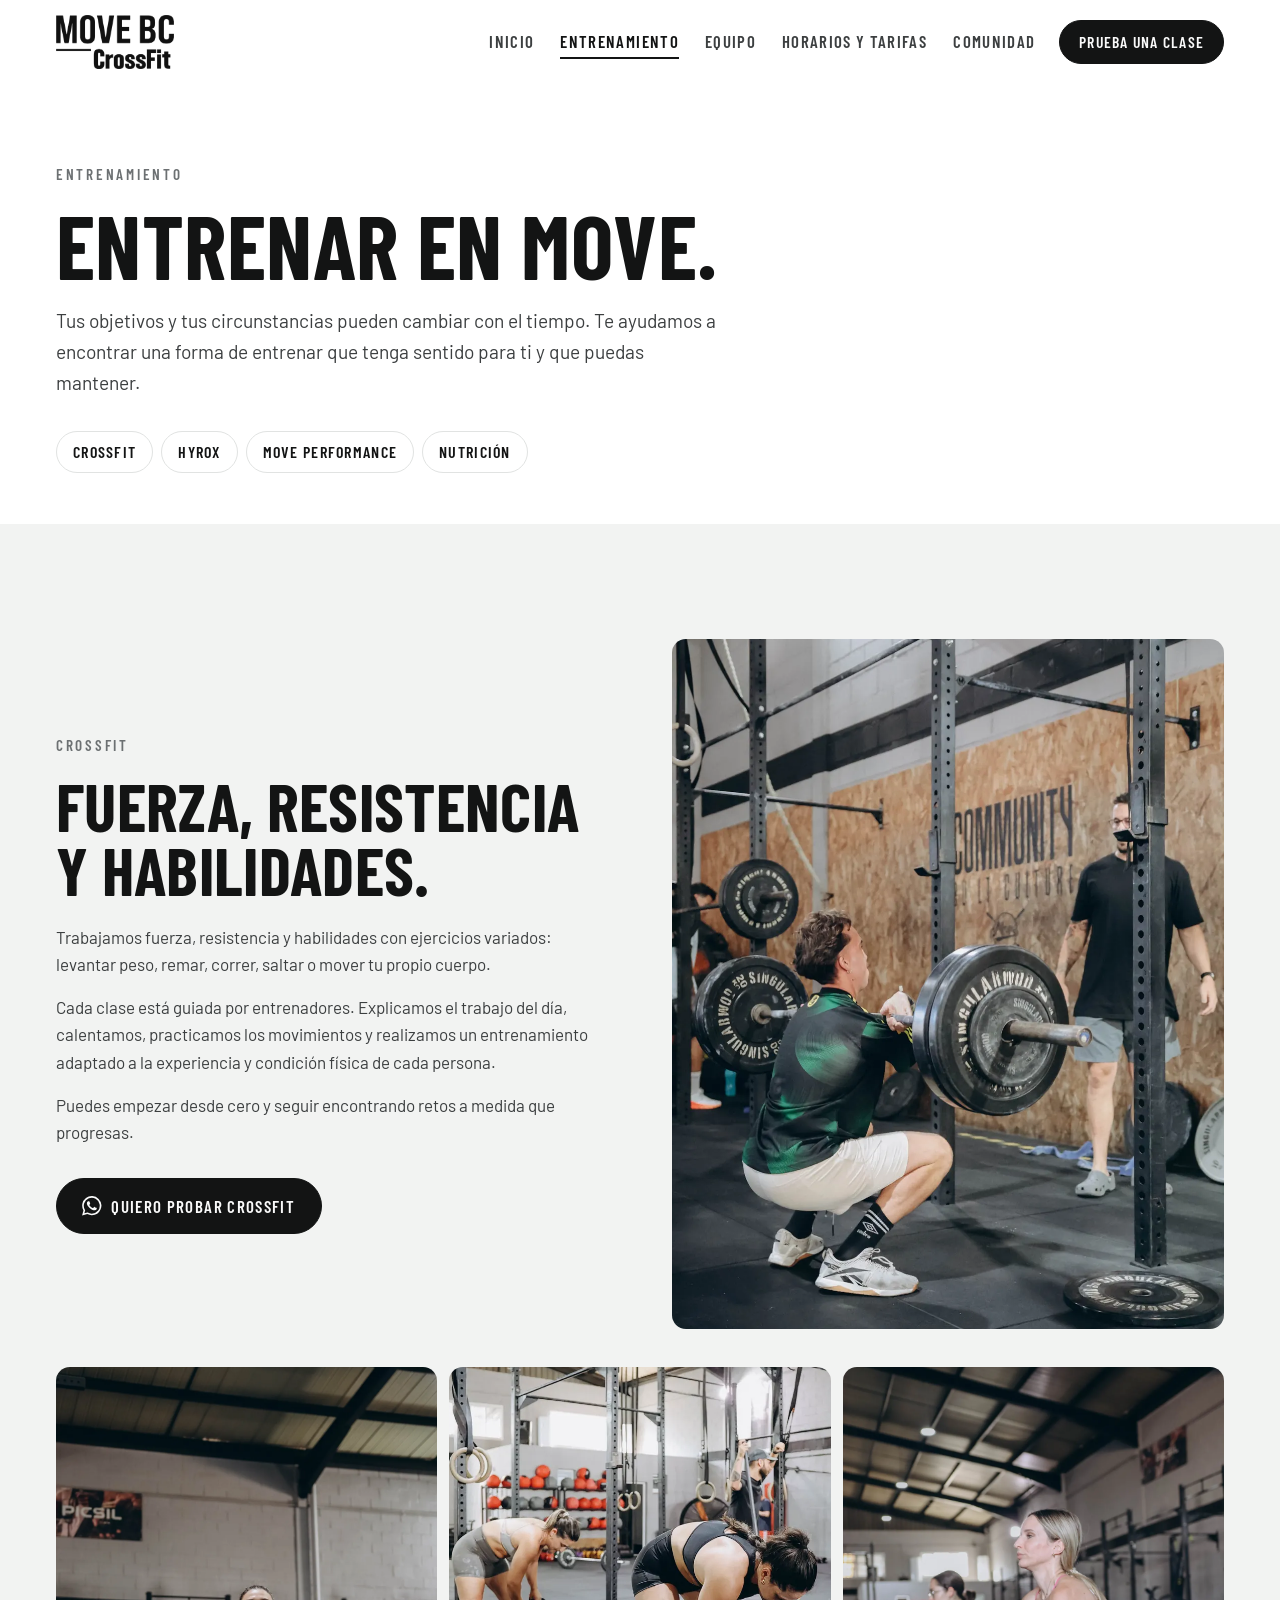
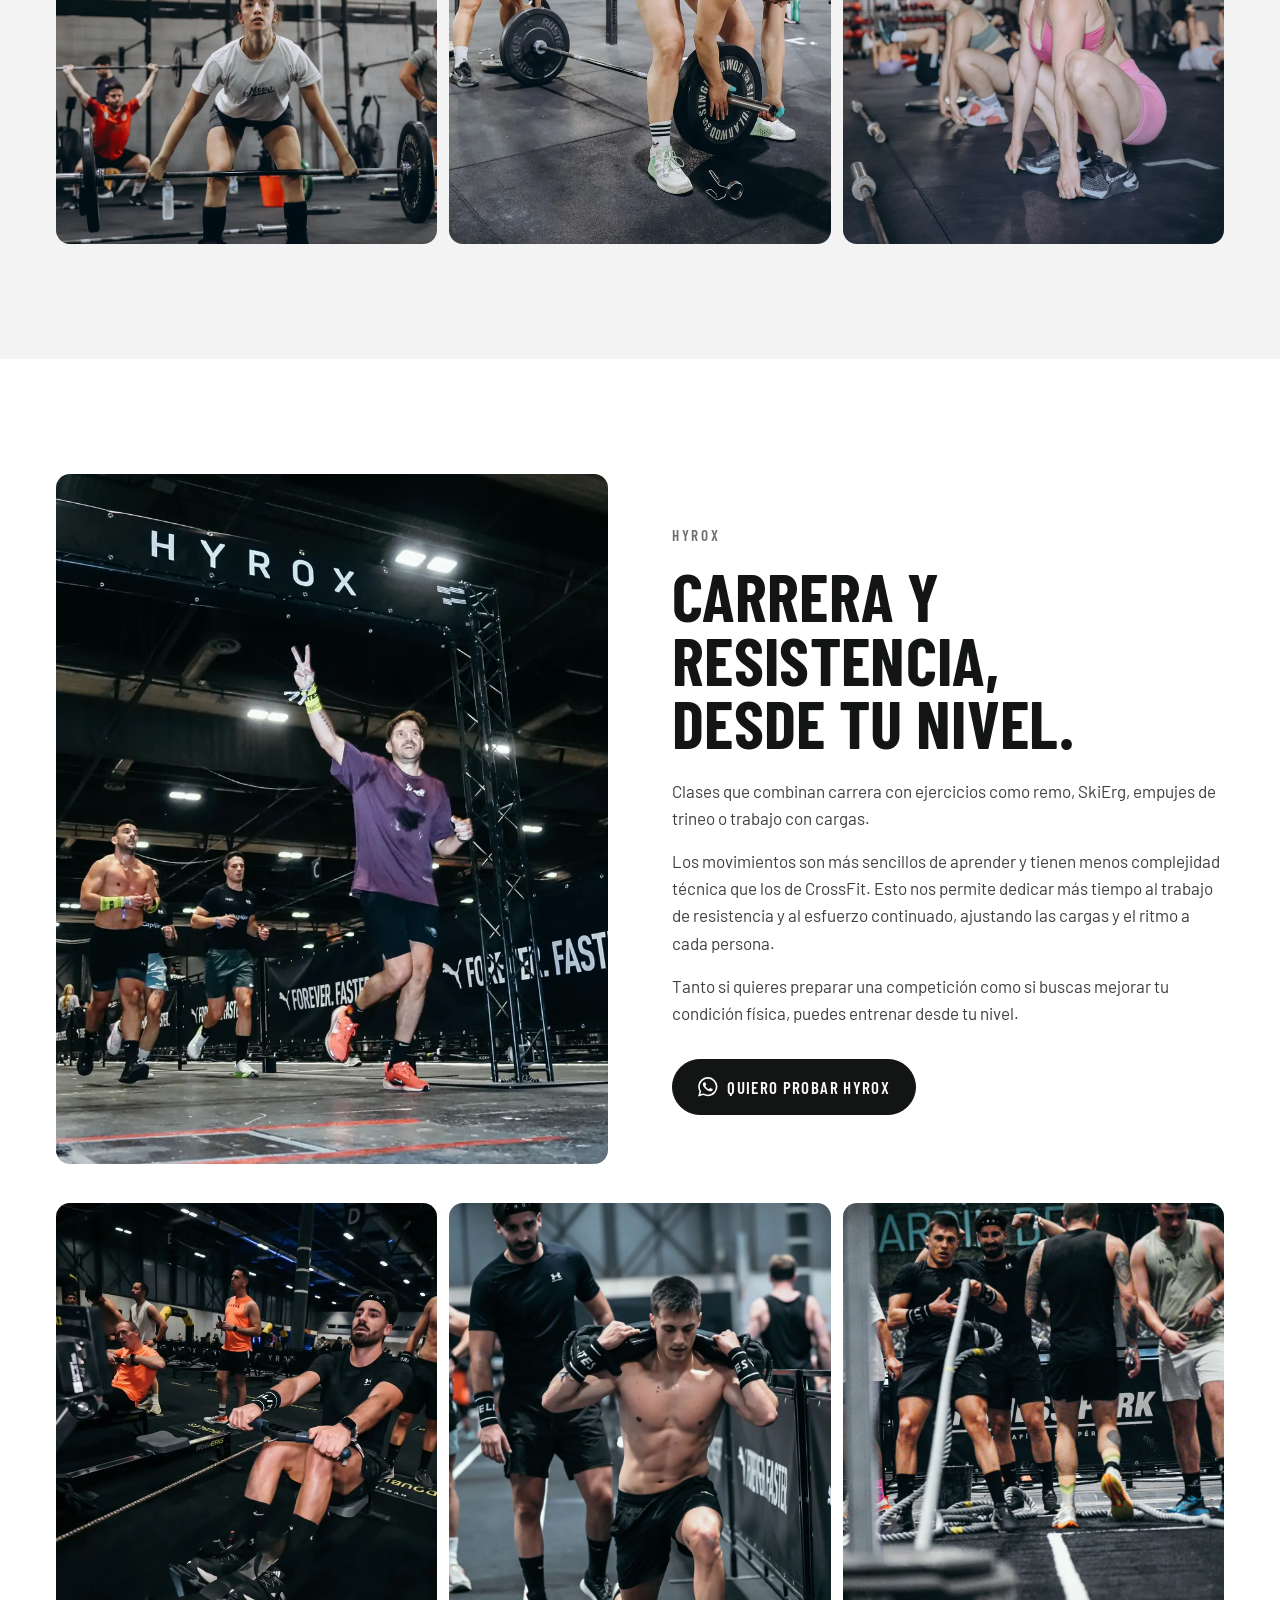
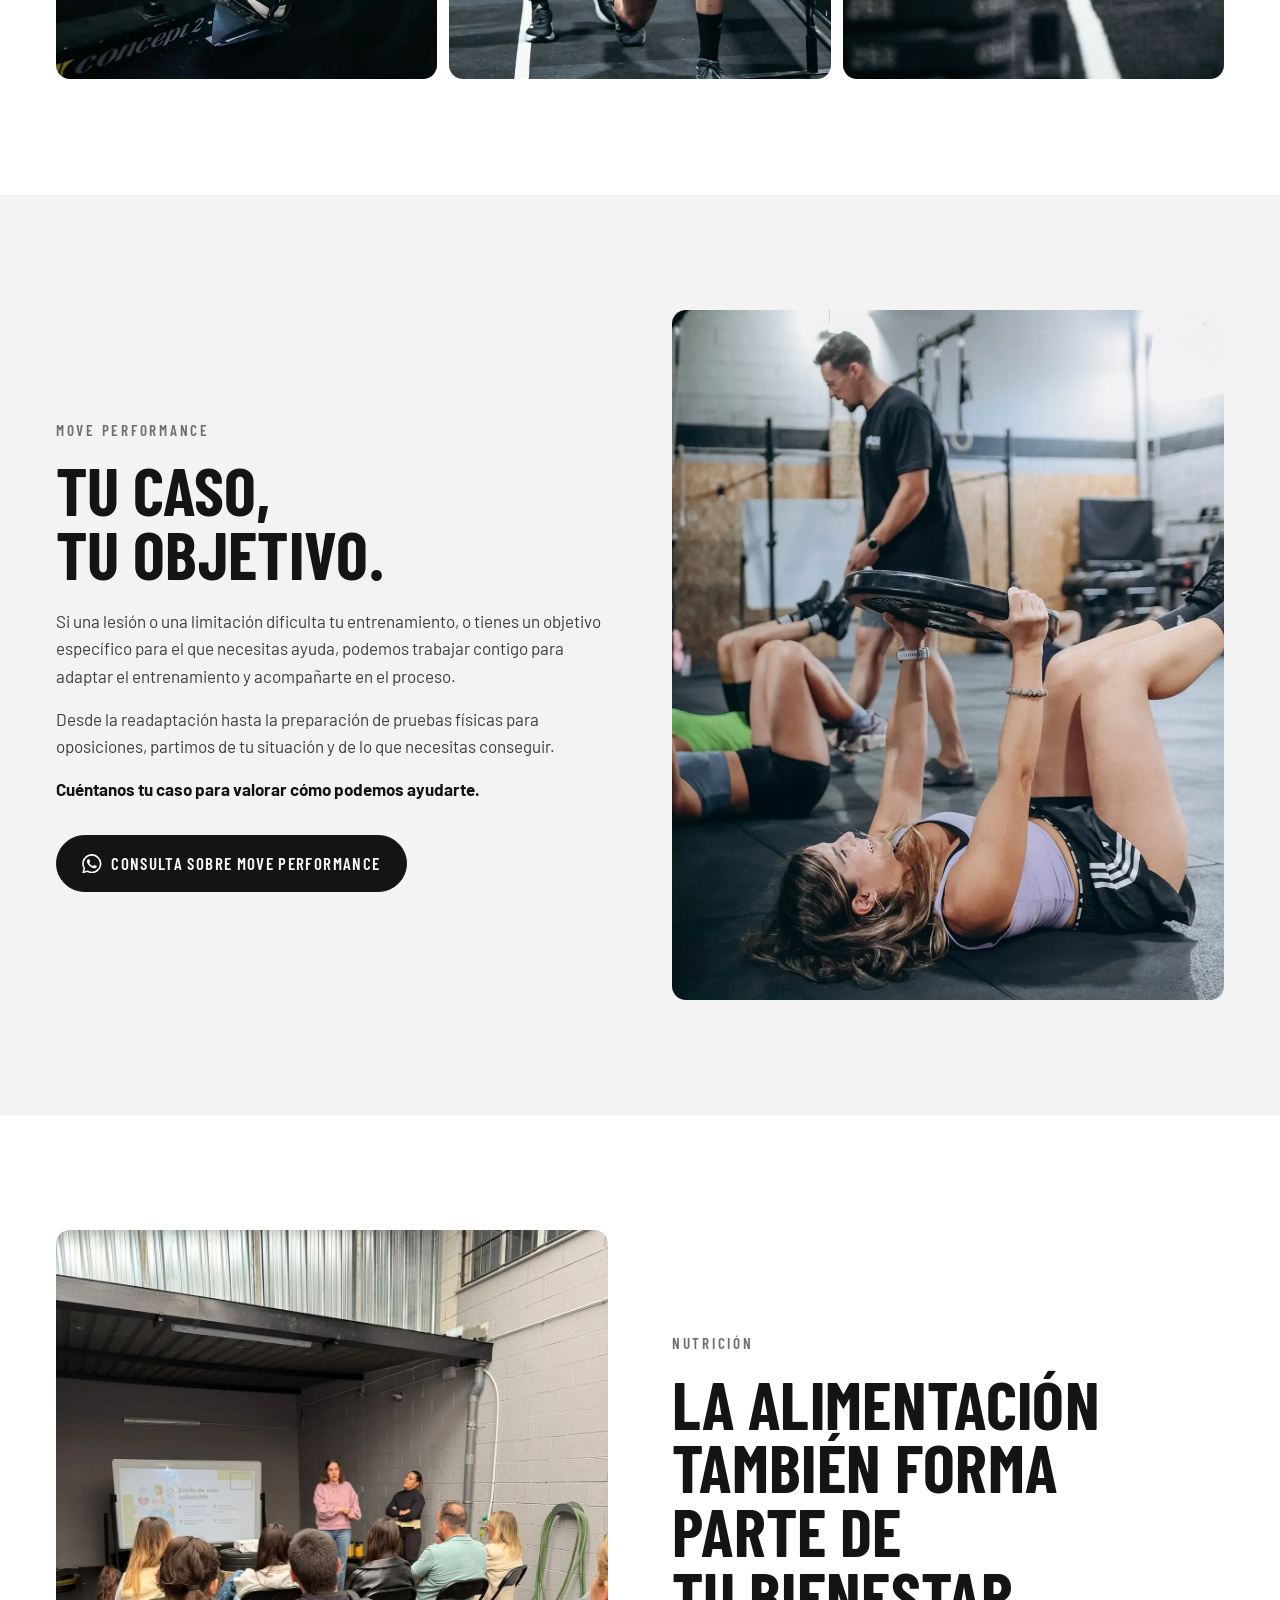
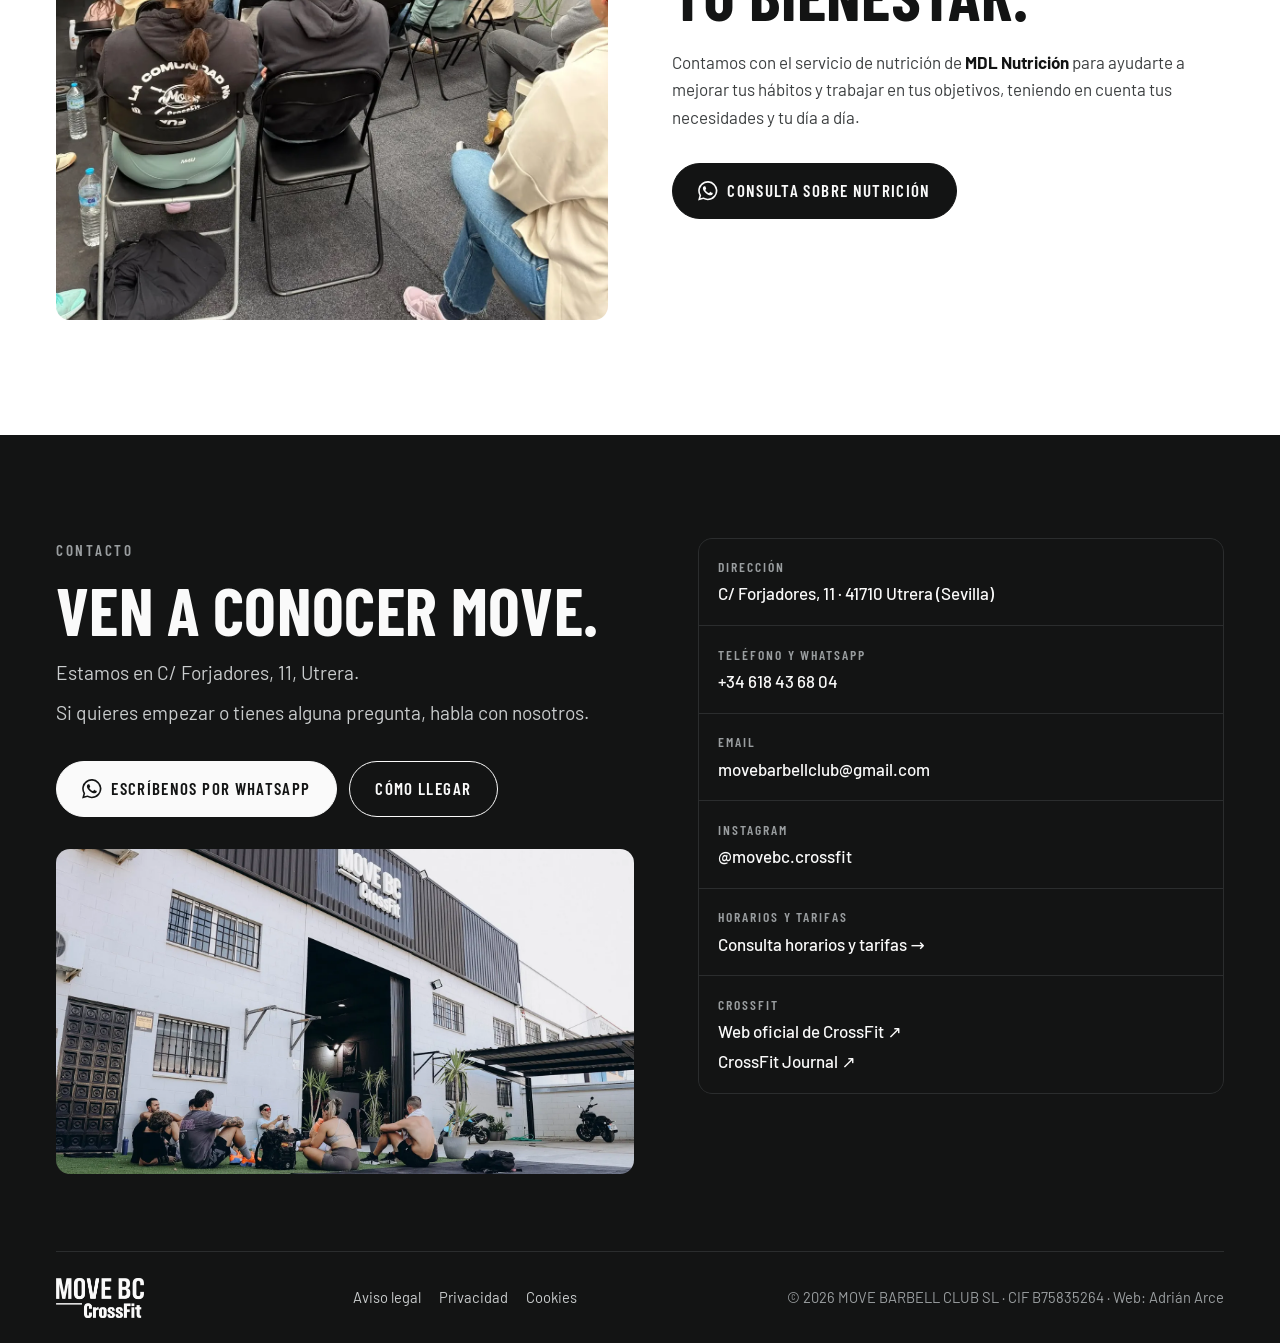
<file: entrenamiento.html>
<!doctype html>
<html lang="es">
<head>
<meta charset="utf-8">
<meta name="viewport" content="width=device-width, initial-scale=1, viewport-fit=cover">
<title>Entrenamiento · Move BC CrossFit</title>
<link rel="canonical" href="https://movebarbellclub.es/entrenamiento">
<meta name="description" content="CrossFit, HYROX, Move Performance y nutrición en Move BC, Utrera.">
<meta property="og:title" content="Entrenamiento · Move BC CrossFit">
<meta property="og:description" content="CrossFit, HYROX, Move Performance y nutrición en Move BC, Utrera.">
<meta property="og:image" content="https://movebarbellclub.es/img/portada-clase.webp">
<meta name="theme-color" content="#ffffff">
<link rel="icon" href="img/logo-negro.png">
<link rel="preconnect" href="https://fonts.googleapis.com">
<link rel="preconnect" href="https://fonts.gstatic.com" crossorigin>
<link href="https://fonts.googleapis.com/css2?family=Barlow+Condensed:wght@600;700&family=Barlow:wght@400;500;600&display=swap" rel="stylesheet">
<link rel="stylesheet" href="assets/style.css">
<script>document.documentElement.classList.add('js')</script>
</head>
<body>
<header class="top">
  <div class="wrap">
    <a class="brand" href="index.html" aria-label="Move BC CrossFit, inicio"><img src="img/logo-negro.png" alt="Move BC CrossFit" width="700" height="319"></a>
    <ul class="menu"><li><a href="index.html">Inicio</a></li>
<li><a href="entrenamiento.html" aria-current="page">Entrenamiento</a></li>
<li><a href="equipo.html">Equipo</a></li>
<li><a href="horarios-tarifas.html">Horarios y tarifas</a></li>
<li><a href="comunidad.html">Comunidad</a></li></ul>
    <a class="btn" href="https://wa.me/34618436804?text=Hola%2C%20me%20gustar%C3%ADa%20probar%20una%20clase%20en%20Move%20BC." target="_blank" rel="noopener">Prueba una clase</a>
    <button class="burger" aria-label="Abrir menú" aria-expanded="false"><span></span><span></span><span></span></button>
  </div>
</header>
<main>

<section class="page-hero">
  <div class="wrap">
    <span class="eyebrow rv">Entrenamiento</span>
    <h1 class="rv">Entrenar en Move.</h1>
    <p class="lead rv">Tus objetivos y tus circunstancias pueden cambiar con el tiempo. Te ayudamos a encontrar una forma de entrenar que tenga sentido para ti y que puedas mantener.</p>
    <nav class="subnav rv" aria-label="Servicios"><a href="#crossfit">CrossFit</a><a href="#hyrox">HYROX</a><a href="#performance">Move Performance</a><a href="#nutricion">Nutrición</a></nav>
  </div>
</section>

<section class="service-block soft" id="crossfit">
  <div class="wrap">
    <div class="split">
      <div class="rv">
        <span class="eyebrow">CrossFit</span>
        <h2>Fuerza, resistencia y habilidades.</h2>
        <div class="prose">
          <p>Trabajamos fuerza, resistencia y habilidades con ejercicios variados: levantar peso, remar, correr, saltar o mover tu propio cuerpo.</p>
          <p>Cada clase está guiada por entrenadores. Explicamos el trabajo del día, calentamos, practicamos los movimientos y realizamos un entrenamiento adaptado a la experiencia y condición física de cada persona.</p>
          <p>Puedes empezar desde cero y seguir encontrando retos a medida que progresas.</p>
        </div>
        <div class="actions"><a class="btn" href="https://wa.me/34618436804?text=Hola%2C%20me%20gustar%C3%ADa%20probar%20una%20clase%20de%20CrossFit%20en%20Move%20BC." target="_blank" rel="noopener"><svg viewBox="0 0 24 24" fill="currentColor" aria-hidden="true"><path d="M17.5 14.4c-.3-.1-1.8-.9-2-1s-.5-.1-.7.1-.8 1-1 1.2-.4.2-.7.1a8 8 0 0 1-2.4-1.5 9 9 0 0 1-1.6-2c-.2-.3 0-.5.1-.6l.5-.6.3-.5v-.5c0-.1-.7-1.6-.9-2.2-.2-.6-.5-.5-.7-.5h-.6a1.1 1.1 0 0 0-.8.4 3.3 3.3 0 0 0-1 2.5 5.8 5.8 0 0 0 1.2 3.1 13.3 13.3 0 0 0 5.1 4.5c.7.3 1.3.5 1.7.6a4.2 4.2 0 0 0 1.9.1 3.1 3.1 0 0 0 2-1.4 2.5 2.5 0 0 0 .2-1.4c-.1-.1-.3-.2-.6-.3zM12 21.8a9.9 9.9 0 0 1-5-1.4l-.4-.2-3.7 1 1-3.6-.2-.4A9.8 9.8 0 1 1 12 21.8zm8.4-18.2A11.8 11.8 0 0 0 1.8 17.8L.1 24l6.4-1.7a11.8 11.8 0 0 0 5.6 1.4A11.8 11.8 0 0 0 20.4 3.6z"/></svg>Quiero probar CrossFit</a></div>
      </div>
      <figure class="photo split-media rv" style="aspect-ratio:4/5"><img src="img/crossfit-sentadilla.webp" alt="Socia haciendo sentadilla con barra mientras un entrenador observa" loading="lazy" decoding="async" style="object-position:40% 50%"></figure>
    </div>
    <div class="gallery"><figure class="rv"><img src="img/crossfit-peso-muerto.webp" alt="Socia preparándose para un peso muerto con barra" loading="lazy" decoding="async" style="object-position:50% 40%"></figure><figure class="rv"><img src="img/crossfit-discos.webp" alt="Dos socias preparando sus barras con discos" loading="lazy" decoding="async" style="object-position:45% 50%"></figure><figure class="rv"><img src="img/crossfit-sentadilla-profunda.webp" alt="Socias en sentadilla profunda durante el calentamiento" loading="lazy" decoding="async"></figure></div>
  </div>
</section>

<section class="service-block" id="hyrox">
  <div class="wrap">
    <div class="split flip">
      <div class="rv">
        <span class="eyebrow">HYROX</span>
        <h2>Carrera y resistencia, desde tu nivel.</h2>
        <div class="prose">
          <p>Clases que combinan carrera con ejercicios como remo, SkiErg, empujes de trineo o trabajo con cargas.</p>
          <p>Los movimientos son más sencillos de aprender y tienen menos complejidad técnica que los de CrossFit. Esto nos permite dedicar más tiempo al trabajo de resistencia y al esfuerzo continuado, ajustando las cargas y el ritmo a cada persona.</p>
          <p>Tanto si quieres preparar una competición como si buscas mejorar tu condición física, puedes entrenar desde tu nivel.</p>
        </div>
        <div class="actions"><a class="btn" href="https://wa.me/34618436804?text=Hola%2C%20me%20gustar%C3%ADa%20probar%20una%20clase%20de%20HYROX%20en%20Move%20BC." target="_blank" rel="noopener"><svg viewBox="0 0 24 24" fill="currentColor" aria-hidden="true"><path d="M17.5 14.4c-.3-.1-1.8-.9-2-1s-.5-.1-.7.1-.8 1-1 1.2-.4.2-.7.1a8 8 0 0 1-2.4-1.5 9 9 0 0 1-1.6-2c-.2-.3 0-.5.1-.6l.5-.6.3-.5v-.5c0-.1-.7-1.6-.9-2.2-.2-.6-.5-.5-.7-.5h-.6a1.1 1.1 0 0 0-.8.4 3.3 3.3 0 0 0-1 2.5 5.8 5.8 0 0 0 1.2 3.1 13.3 13.3 0 0 0 5.1 4.5c.7.3 1.3.5 1.7.6a4.2 4.2 0 0 0 1.9.1 3.1 3.1 0 0 0 2-1.4 2.5 2.5 0 0 0 .2-1.4c-.1-.1-.3-.2-.6-.3zM12 21.8a9.9 9.9 0 0 1-5-1.4l-.4-.2-3.7 1 1-3.6-.2-.4A9.8 9.8 0 1 1 12 21.8zm8.4-18.2A11.8 11.8 0 0 0 1.8 17.8L.1 24l6.4-1.7a11.8 11.8 0 0 0 5.6 1.4A11.8 11.8 0 0 0 20.4 3.6z"/></svg>Quiero probar HYROX</a></div>
      </div>
      <figure class="photo split-media rv" style="aspect-ratio:4/5"><img src="img/hyrox-meta.webp" alt="Atleta de Move cruzando la meta de una competición HYROX" loading="lazy" decoding="async" style="object-position:62% 50%"></figure>
    </div>
    <div class="gallery"><figure class="rv"><img src="img/hyrox-remo.webp" alt="Atleta de Move en el remoergómetro durante HYROX" loading="lazy" decoding="async" style="object-position:40% 50%"></figure><figure class="rv"><img src="img/hyrox-lunges.webp" alt="Zancadas con saco durante una competición HYROX" loading="lazy" decoding="async"></figure><figure class="rv"><img src="img/hyrox-wallballs.webp" alt="Atletas de Move en la zona de wall balls de HYROX" loading="lazy" decoding="async"></figure></div>
  </div>
</section>

<section class="service-block soft" id="performance">
  <div class="wrap split">
    <div class="rv">
      <span class="eyebrow">Move Performance</span>
      <h2>Tu caso, tu objetivo.</h2>
      <div class="prose">
        <p>Si una lesión o una limitación dificulta tu entrenamiento, o tienes un objetivo específico para el que necesitas ayuda, podemos trabajar contigo para adaptar el entrenamiento y acompañarte en el proceso.</p>
        <p>Desde la readaptación hasta la preparación de pruebas físicas para oposiciones, partimos de tu situación y de lo que necesitas conseguir.</p>
        <p><strong>Cuéntanos tu caso para valorar cómo podemos ayudarte.</strong></p>
      </div>
      <div class="actions"><a class="btn" href="https://wa.me/34618436804?text=Hola%2C%20quer%C3%ADa%20consultar%20sobre%20Move%20Performance." target="_blank" rel="noopener"><svg viewBox="0 0 24 24" fill="currentColor" aria-hidden="true"><path d="M17.5 14.4c-.3-.1-1.8-.9-2-1s-.5-.1-.7.1-.8 1-1 1.2-.4.2-.7.1a8 8 0 0 1-2.4-1.5 9 9 0 0 1-1.6-2c-.2-.3 0-.5.1-.6l.5-.6.3-.5v-.5c0-.1-.7-1.6-.9-2.2-.2-.6-.5-.5-.7-.5h-.6a1.1 1.1 0 0 0-.8.4 3.3 3.3 0 0 0-1 2.5 5.8 5.8 0 0 0 1.2 3.1 13.3 13.3 0 0 0 5.1 4.5c.7.3 1.3.5 1.7.6a4.2 4.2 0 0 0 1.9.1 3.1 3.1 0 0 0 2-1.4 2.5 2.5 0 0 0 .2-1.4c-.1-.1-.3-.2-.6-.3zM12 21.8a9.9 9.9 0 0 1-5-1.4l-.4-.2-3.7 1 1-3.6-.2-.4A9.8 9.8 0 1 1 12 21.8zm8.4-18.2A11.8 11.8 0 0 0 1.8 17.8L.1 24l6.4-1.7a11.8 11.8 0 0 0 5.6 1.4A11.8 11.8 0 0 0 20.4 3.6z"/></svg>Consulta sobre Move Performance</a></div>
    </div>
    <figure class="photo split-media rv" style="aspect-ratio:4/5"><img src="img/performance-disco.webp" alt="Un entrenador acompaña a una socia en un ejercicio con disco" loading="lazy" decoding="async" style="object-position:50% 40%"></figure>
  </div>
</section>

<section class="service-block" id="nutricion">
  <div class="wrap split flip">
    <div class="rv">
      <span class="eyebrow">Nutrición</span>
      <h2>La alimentación también forma parte de tu bienestar.</h2>
      <div class="prose">
        <p>Contamos con el servicio de nutrición de <strong>MDL Nutrición</strong> para ayudarte a mejorar tus hábitos y trabajar en tus objetivos, teniendo en cuenta tus necesidades y tu día a día.</p>
      </div>
      <div class="actions"><a class="btn" href="https://wa.me/34618436804?text=Hola%2C%20quer%C3%ADa%20consultar%20sobre%20el%20servicio%20de%20nutrici%C3%B3n." target="_blank" rel="noopener"><svg viewBox="0 0 24 24" fill="currentColor" aria-hidden="true"><path d="M17.5 14.4c-.3-.1-1.8-.9-2-1s-.5-.1-.7.1-.8 1-1 1.2-.4.2-.7.1a8 8 0 0 1-2.4-1.5 9 9 0 0 1-1.6-2c-.2-.3 0-.5.1-.6l.5-.6.3-.5v-.5c0-.1-.7-1.6-.9-2.2-.2-.6-.5-.5-.7-.5h-.6a1.1 1.1 0 0 0-.8.4 3.3 3.3 0 0 0-1 2.5 5.8 5.8 0 0 0 1.2 3.1 13.3 13.3 0 0 0 5.1 4.5c.7.3 1.3.5 1.7.6a4.2 4.2 0 0 0 1.9.1 3.1 3.1 0 0 0 2-1.4 2.5 2.5 0 0 0 .2-1.4c-.1-.1-.3-.2-.6-.3zM12 21.8a9.9 9.9 0 0 1-5-1.4l-.4-.2-3.7 1 1-3.6-.2-.4A9.8 9.8 0 1 1 12 21.8zm8.4-18.2A11.8 11.8 0 0 0 1.8 17.8L.1 24l6.4-1.7a11.8 11.8 0 0 0 5.6 1.4A11.8 11.8 0 0 0 20.4 3.6z"/></svg>Consulta sobre nutrición</a></div>
    </div>
    <figure class="photo split-media rv" style="aspect-ratio:4/5"><img src="img/taller-nutricion.webp" alt="Taller de nutrición y estilo de vida saludable en Move" loading="lazy" decoding="async" style="object-position:50% 40%"></figure>
  </div>
</section>

</main>
<footer class="contact" id="contacto">
  <div class="wrap">
    <div class="contact-grid">
      <div>
        <span class="eyebrow" style="color:#9a9ea0">Contacto</span>
        <h2>Ven a conocer Move.</h2>
        <p class="lead">Estamos en C/ Forjadores, 11, Utrera.</p>
        <p class="lead" style="margin-top:.6rem">Si quieres empezar o tienes alguna pregunta, habla con nosotros.</p>
        <div class="actions">
          <a class="btn light" href="https://wa.me/34618436804?text=Hola%2C%20me%20gustar%C3%ADa%20probar%20una%20clase%20en%20Move%20BC." target="_blank" rel="noopener"><svg viewBox="0 0 24 24" fill="currentColor" aria-hidden="true"><path d="M17.5 14.4c-.3-.1-1.8-.9-2-1s-.5-.1-.7.1-.8 1-1 1.2-.4.2-.7.1a8 8 0 0 1-2.4-1.5 9 9 0 0 1-1.6-2c-.2-.3 0-.5.1-.6l.5-.6.3-.5v-.5c0-.1-.7-1.6-.9-2.2-.2-.6-.5-.5-.7-.5h-.6a1.1 1.1 0 0 0-.8.4 3.3 3.3 0 0 0-1 2.5 5.8 5.8 0 0 0 1.2 3.1 13.3 13.3 0 0 0 5.1 4.5c.7.3 1.3.5 1.7.6a4.2 4.2 0 0 0 1.9.1 3.1 3.1 0 0 0 2-1.4 2.5 2.5 0 0 0 .2-1.4c-.1-.1-.3-.2-.6-.3zM12 21.8a9.9 9.9 0 0 1-5-1.4l-.4-.2-3.7 1 1-3.6-.2-.4A9.8 9.8 0 1 1 12 21.8zm8.4-18.2A11.8 11.8 0 0 0 1.8 17.8L.1 24l6.4-1.7a11.8 11.8 0 0 0 5.6 1.4A11.8 11.8 0 0 0 20.4 3.6z"/></svg>Escríbenos por WhatsApp</a>
          <a class="btn ghost" href="https://www.google.com/maps/search/?api=1&query=Move%20BC%20CrossFit%2C%20C/%20Forjadores%2011%2C%2041710%20Utrera" target="_blank" rel="noopener">Cómo llegar</a>
        </div>
        <figure class="facade"><img src="img/comunidad-fuera.webp" alt="Fachada de Move BC CrossFit en la calle Forjadores, con socios descansando en la puerta" loading="lazy" decoding="async"></figure>
      </div>
      <div class="facts">
        <div><small>Dirección</small><a href="https://www.google.com/maps/search/?api=1&query=Move%20BC%20CrossFit%2C%20C/%20Forjadores%2011%2C%2041710%20Utrera" target="_blank" rel="noopener">C/ Forjadores, 11 · 41710 Utrera (Sevilla)</a></div>
        <div><small>Teléfono y WhatsApp</small><a href="tel:+34618436804">+34 618 43 68 04</a></div>
        <div><small>Email</small><a href="mailto:movebarbellclub@gmail.com">movebarbellclub@gmail.com</a></div>
        <div><small>Instagram</small><a href="https://www.instagram.com/movebc.crossfit/" target="_blank" rel="noopener">@movebc.crossfit</a></div>
        <div><small>Horarios y tarifas</small><a href="horarios-tarifas.html">Consulta horarios y tarifas →</a></div>
        <div class="cf-links"><small>CrossFit</small><a href="https://www.crossfit.com/" target="_blank" rel="noopener">Web oficial de CrossFit ↗</a><a href="https://journal.crossfit.com/" target="_blank" rel="noopener">CrossFit Journal ↗</a></div>
      </div>
    </div>
    <div class="legal">
      <a class="brand-w" href="index.html"><img src="img/logo-blanco.png" alt="Move BC CrossFit" width="700" height="319"></a>
      <nav aria-label="Legal"><a href="legal.html#aviso">Aviso legal</a><a href="legal.html#privacidad">Privacidad</a><a href="legal.html#cookies">Cookies</a></nav>
      <span>© <span id="year">2026</span> MOVE BARBELL CLUB SL · CIF B75835264 · Web: Adrián Arce</span>
    </div>
  </div>
</footer>
<div class="mbar"><a class="btn" href="https://wa.me/34618436804?text=Hola%2C%20me%20gustar%C3%ADa%20probar%20una%20clase%20en%20Move%20BC." target="_blank" rel="noopener"><svg viewBox="0 0 24 24" fill="currentColor" aria-hidden="true"><path d="M17.5 14.4c-.3-.1-1.8-.9-2-1s-.5-.1-.7.1-.8 1-1 1.2-.4.2-.7.1a8 8 0 0 1-2.4-1.5 9 9 0 0 1-1.6-2c-.2-.3 0-.5.1-.6l.5-.6.3-.5v-.5c0-.1-.7-1.6-.9-2.2-.2-.6-.5-.5-.7-.5h-.6a1.1 1.1 0 0 0-.8.4 3.3 3.3 0 0 0-1 2.5 5.8 5.8 0 0 0 1.2 3.1 13.3 13.3 0 0 0 5.1 4.5c.7.3 1.3.5 1.7.6a4.2 4.2 0 0 0 1.9.1 3.1 3.1 0 0 0 2-1.4 2.5 2.5 0 0 0 .2-1.4c-.1-.1-.3-.2-.6-.3zM12 21.8a9.9 9.9 0 0 1-5-1.4l-.4-.2-3.7 1 1-3.6-.2-.4A9.8 9.8 0 1 1 12 21.8zm8.4-18.2A11.8 11.8 0 0 0 1.8 17.8L.1 24l6.4-1.7a11.8 11.8 0 0 0 5.6 1.4A11.8 11.8 0 0 0 20.4 3.6z"/></svg>Prueba una clase</a><a class="btn ghost" href="horarios-tarifas.html">Horarios</a></div>
<script src="assets/main.js"></script>
<script src="assets/content.js"></script>
</body>
</html>
</file>
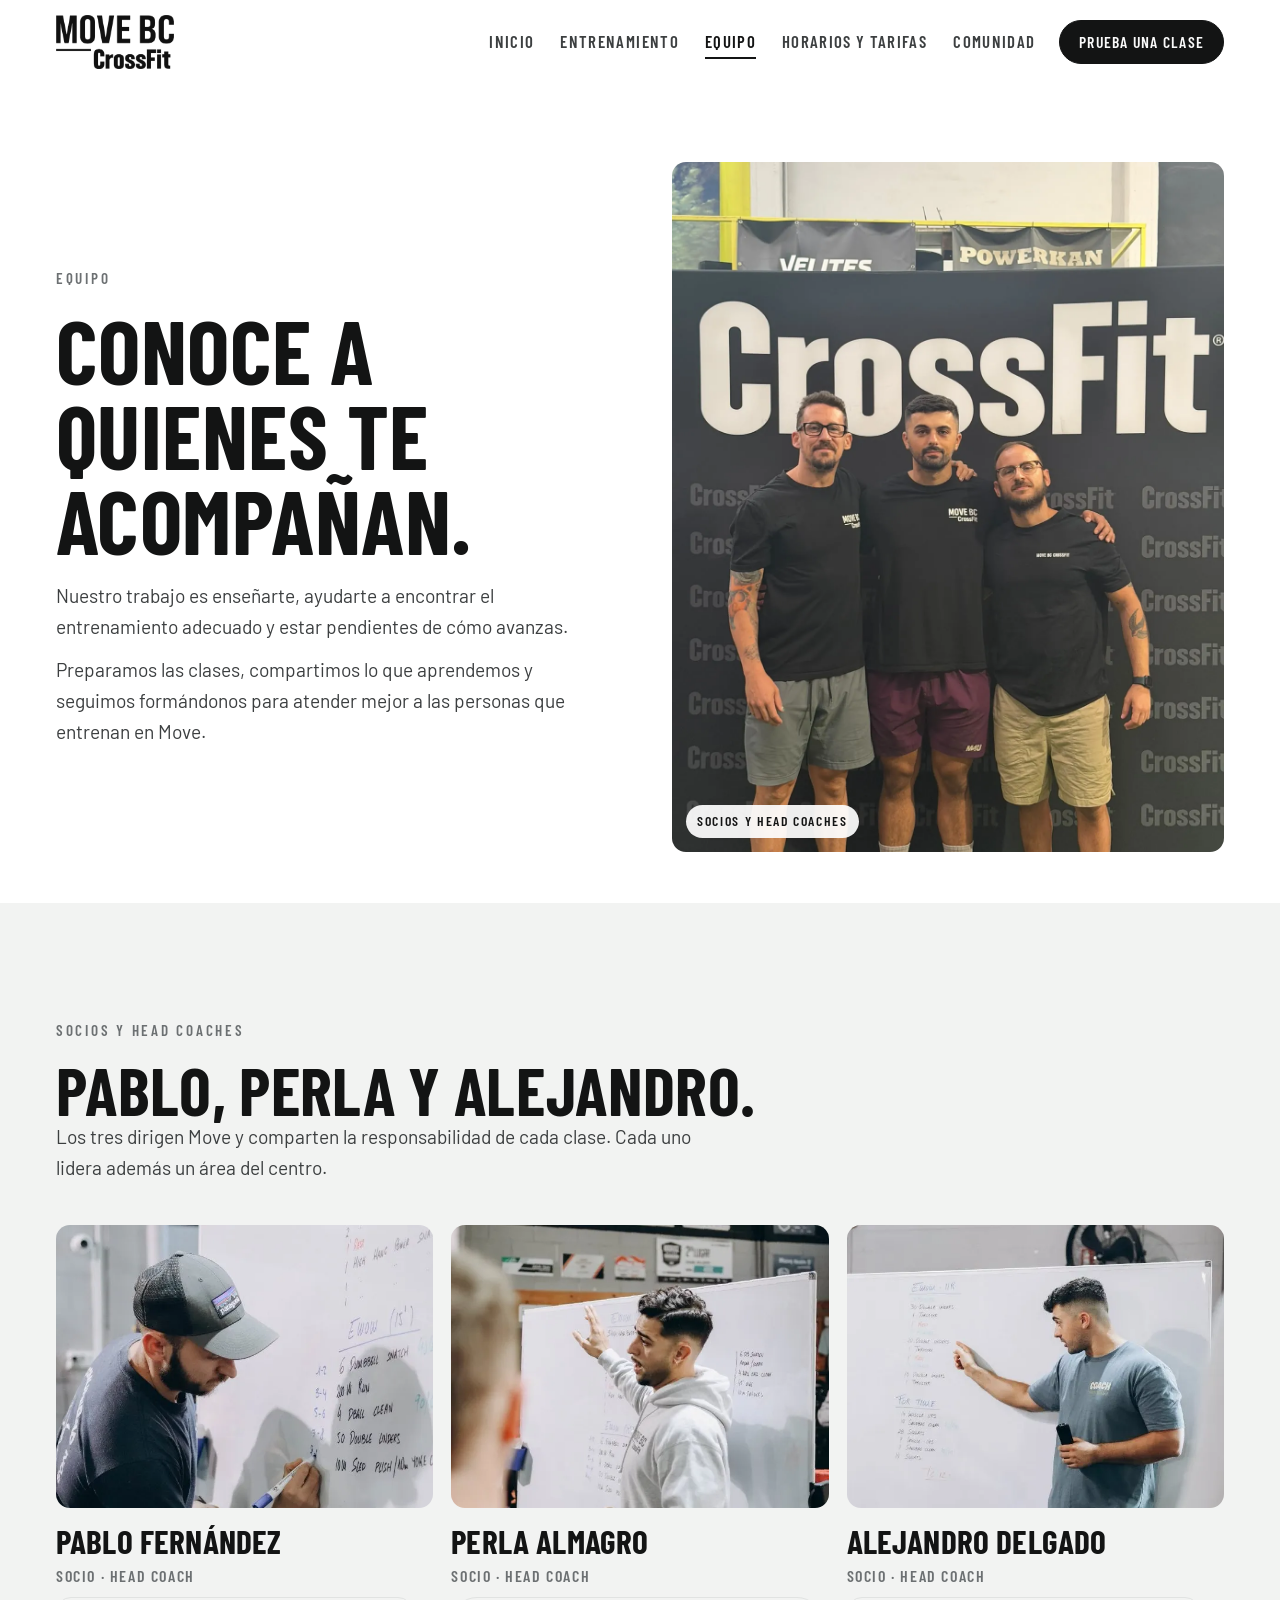
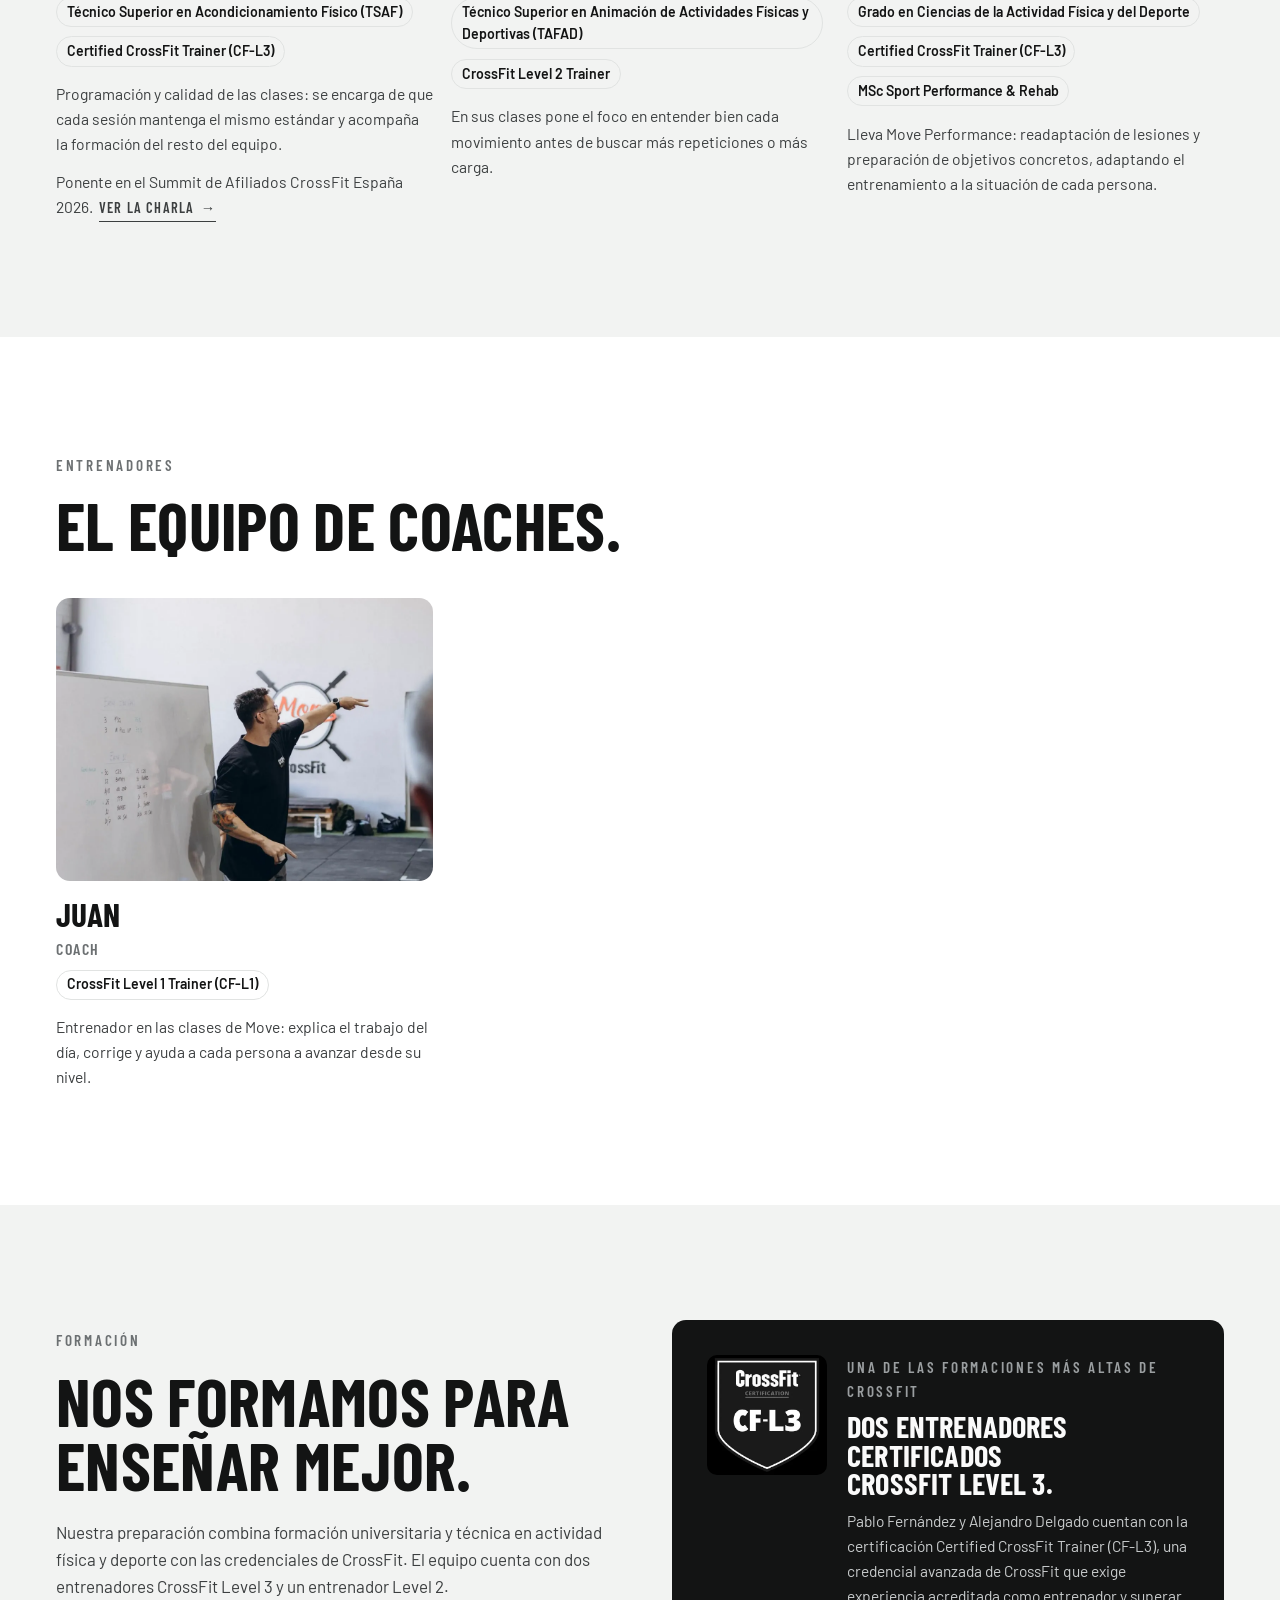
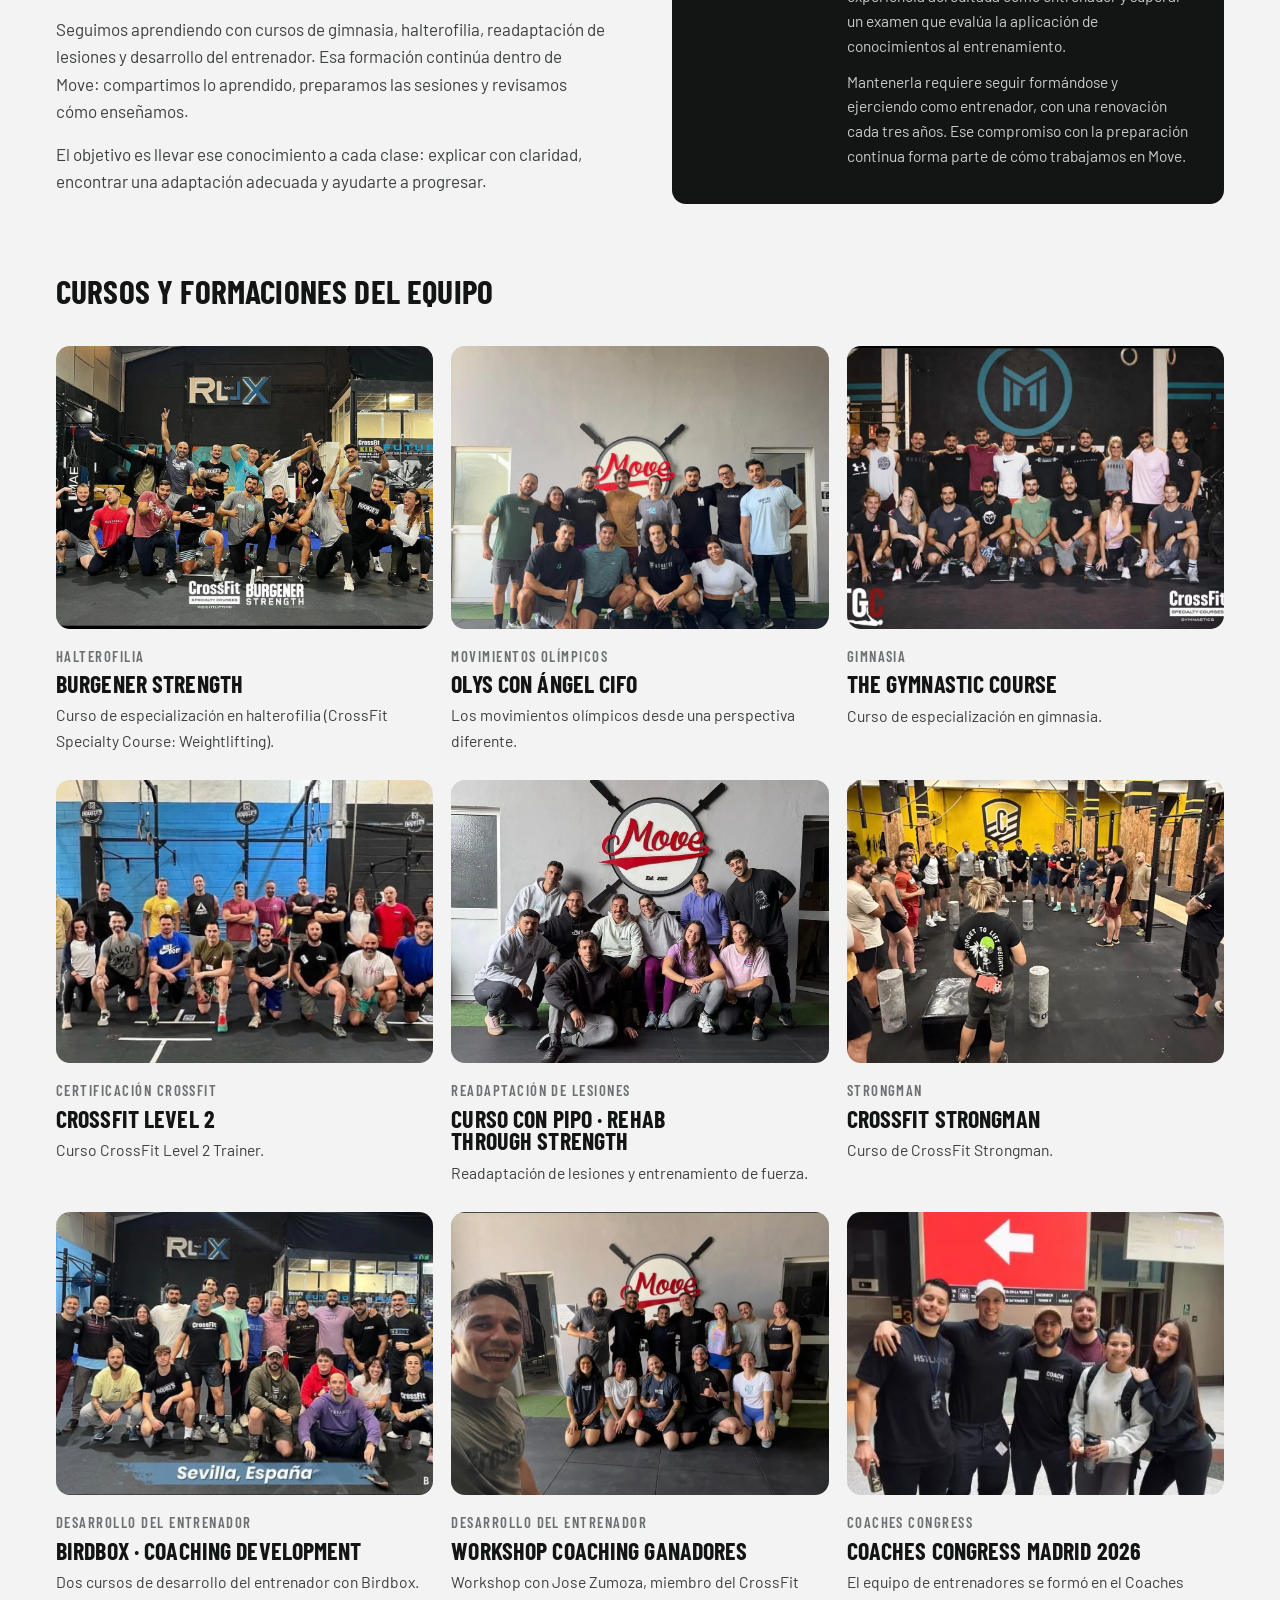
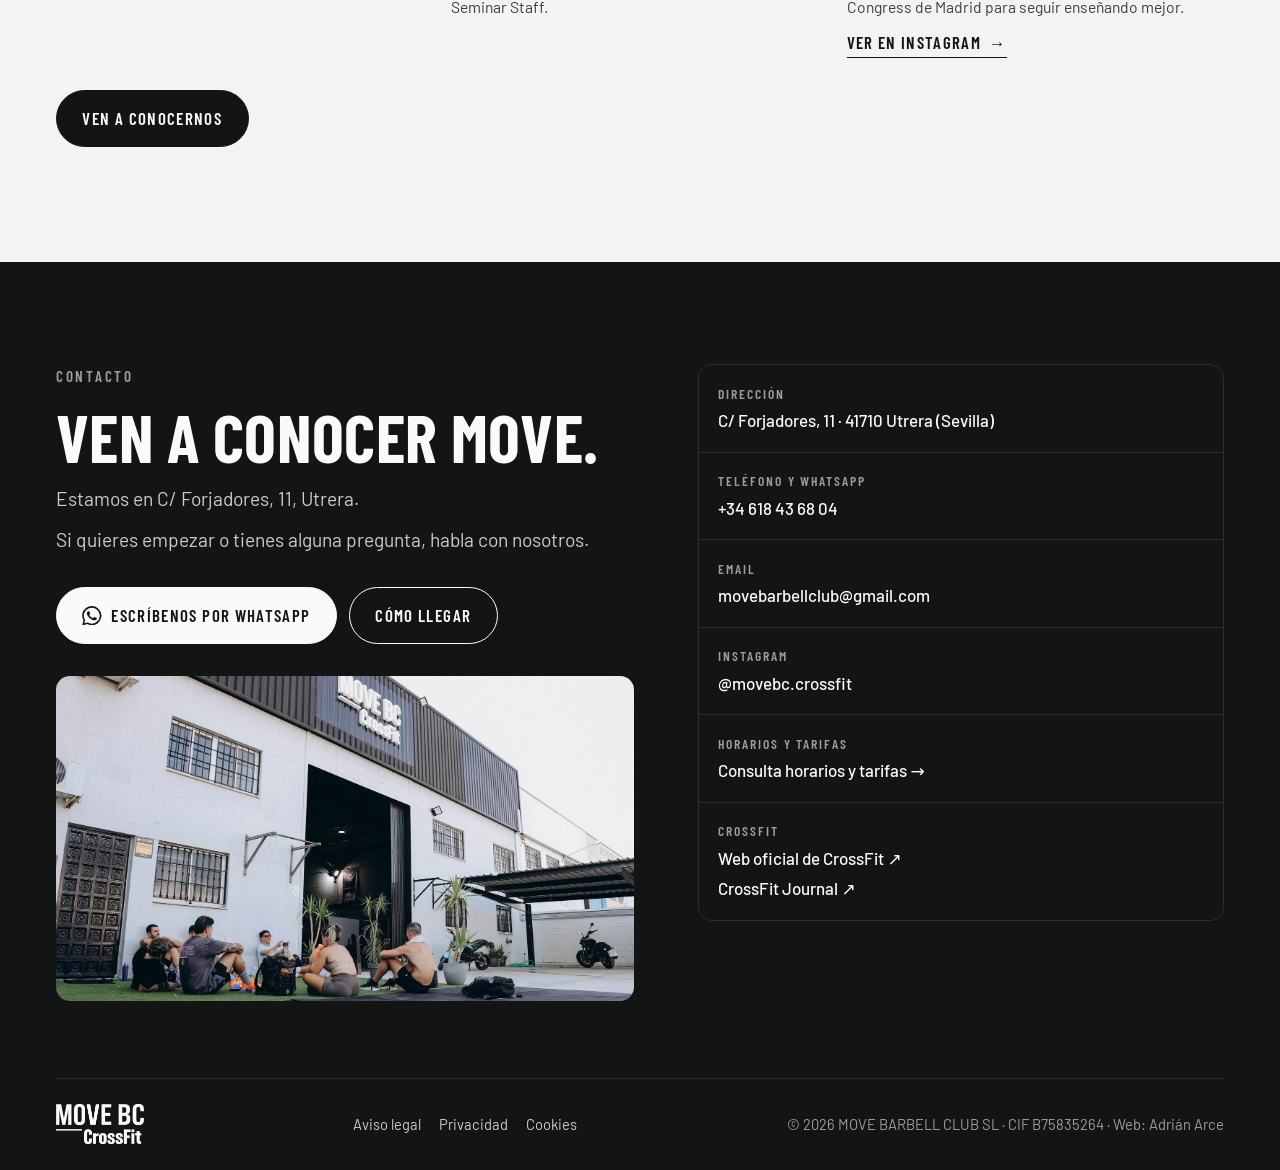
<file: equipo.html>
<!doctype html>
<html lang="es">
<head>
<meta charset="utf-8">
<meta name="viewport" content="width=device-width, initial-scale=1, viewport-fit=cover">
<title>Equipo · Move BC CrossFit</title>
<link rel="canonical" href="https://movebarbellclub.es/equipo">
<meta name="description" content="Conoce a los entrenadores de Move BC CrossFit en Utrera.">
<meta property="og:title" content="Equipo · Move BC CrossFit">
<meta property="og:description" content="Conoce a los entrenadores de Move BC CrossFit en Utrera.">
<meta property="og:image" content="https://movebarbellclub.es/img/portada-clase.webp">
<meta name="theme-color" content="#ffffff">
<link rel="icon" href="img/logo-negro.png">
<link rel="preconnect" href="https://fonts.googleapis.com">
<link rel="preconnect" href="https://fonts.gstatic.com" crossorigin>
<link href="https://fonts.googleapis.com/css2?family=Barlow+Condensed:wght@600;700&family=Barlow:wght@400;500;600&display=swap" rel="stylesheet">
<link rel="stylesheet" href="assets/style.css">
<script>document.documentElement.classList.add('js')</script>
</head>
<body>
<header class="top">
  <div class="wrap">
    <a class="brand" href="index.html" aria-label="Move BC CrossFit, inicio"><img src="img/logo-negro.png" alt="Move BC CrossFit" width="700" height="319"></a>
    <ul class="menu"><li><a href="index.html">Inicio</a></li>
<li><a href="entrenamiento.html">Entrenamiento</a></li>
<li><a href="equipo.html" aria-current="page">Equipo</a></li>
<li><a href="horarios-tarifas.html">Horarios y tarifas</a></li>
<li><a href="comunidad.html">Comunidad</a></li></ul>
    <a class="btn" href="https://wa.me/34618436804?text=Hola%2C%20me%20gustar%C3%ADa%20probar%20una%20clase%20en%20Move%20BC." target="_blank" rel="noopener">Prueba una clase</a>
    <button class="burger" aria-label="Abrir menú" aria-expanded="false"><span></span><span></span><span></span></button>
  </div>
</header>
<main>

<section class="page-hero">
  <div class="wrap split socios">
    <div>
      <span class="eyebrow rv">Equipo</span>
      <h1 class="rv">Conoce a quienes te acompañan.</h1>
      <div class="prose rv">
        <p class="lead">Nuestro trabajo es enseñarte, ayudarte a encontrar el entrenamiento adecuado y estar pendientes de cómo avanzas.</p>
        <p class="lead" style="margin-top:.8rem">Preparamos las clases, compartimos lo que aprendemos y seguimos formándonos para atender mejor a las personas que entrenan en Move.</p>
      </div>
    </div>
    <figure class="photo split-media rv" style="aspect-ratio:4/5"><img src="img/equipo-socios.webp" alt="Pablo, Perla y Alejandro, socios y head coaches de Move BC CrossFit" decoding="async" style="object-position:50% 45%"><figcaption class="cap">Socios y head coaches</figcaption></figure>
  </div>
</section>
<section class="soft">
  <div class="wrap">
    <span class="eyebrow rv">Socios y head coaches</span>
    <h2 class="rv">Pablo, Perla y Alejandro.</h2>
    <p class="lead rv">Los tres dirigen Move y comparten la responsabilidad de cada clase. Cada uno lidera además un área del centro.</p>
    <div class="team">
      <article class="coach rv"><div class="pic"><img src="img/coach-pablo.webp" alt="Pablo Fernández, socio y head coach de Move" loading="lazy" decoding="async"></div><h3>Pablo Fernández</h3><span class="role">Socio · Head Coach</span><span class="cert">Técnico Superior en Acondicionamiento Físico (TSAF)</span><span class="cert">Certified CrossFit Trainer (CF-L3)</span><p>Programación y calidad de las clases: se encarga de que cada sesión mantenga el mismo estándar y acompaña la formación del resto del equipo.</p><p class="summit-ref">Ponente en el Summit de Afiliados CrossFit España 2026. <a class="link" href="comunidad.html#compartido">Ver la charla</a></p></article>
      <article class="coach rv"><div class="pic"><img src="img/coach-perla.webp" alt="Perla Almagro, socio y head coach de Move" loading="lazy" decoding="async"></div><h3>Perla Almagro</h3><span class="role">Socio · Head Coach</span><span class="cert">Técnico Superior en Animación de Actividades Físicas y Deportivas (TAFAD)</span><span class="cert">CrossFit Level 2 Trainer</span><p>En sus clases pone el foco en entender bien cada movimiento antes de buscar más repeticiones o más carga.</p></article>
      <article class="coach rv"><div class="pic"><img src="img/coach-alejandro.webp" alt="Alejandro Delgado, socio y head coach de Move" loading="lazy" decoding="async"></div><h3>Alejandro Delgado</h3><span class="role">Socio · Head Coach</span><span class="cert">Grado en Ciencias de la Actividad Física y del Deporte</span><span class="cert">Certified CrossFit Trainer (CF-L3)</span><span class="cert">MSc Sport Performance &amp; Rehab</span><p>Lleva Move Performance: readaptación de lesiones y preparación de objetivos concretos, adaptando el entrenamiento a la situación de cada persona.</p></article>
    </div>
  </div>
</section>
<section>
  <div class="wrap">
    <span class="eyebrow rv">Entrenadores</span>
    <h2 class="rv">El equipo de coaches.</h2>
    <div class="team">
      <article class="coach rv"><div class="pic"><img src="img/coach-juan.webp" alt="Juan, coach de Move, explicando el entrenamiento en la pizarra" loading="lazy" decoding="async" style="object-position:60% 30%"></div><h3>Juan</h3><span class="role">Coach</span><span class="cert">CrossFit Level 1 Trainer (CF-L1)</span><p>Entrenador en las clases de Move: explica el trabajo del día, corrige y ayuda a cada persona a avanzar desde su nivel.</p></article>
    </div>
  </div>
</section>
<section class="soft" id="formacion">
  <div class="wrap">
    <div class="split">
      <div class="rv">
        <span class="eyebrow">Formación</span>
        <h2>Nos formamos para enseñar mejor.</h2>
        <div class="prose">
          <p>Nuestra preparación combina formación universitaria y técnica en actividad física y deporte con las credenciales de CrossFit. El equipo cuenta con dos entrenadores CrossFit Level 3 y un entrenador Level 2.</p>
          <p>Seguimos aprendiendo con cursos de gimnasia, halterofilia, readaptación de lesiones y desarrollo del entrenador. Esa formación continúa dentro de Move: compartimos lo aprendido, preparamos las sesiones y revisamos cómo enseñamos.</p>
          <p>El objetivo es llevar ese conocimiento a cada clase: explicar con claridad, encontrar una adaptación adecuada y ayudarte a progresar.</p>
        </div>
      </div>
      <div class="l3 split-media rv">
        <img src="img/cf-l3.webp" alt="Insignia de la certificación CrossFit Level 3 (CF-L3)" width="400" height="400" loading="lazy" decoding="async">
        <div>
          <span class="eyebrow">Una de las formaciones más altas de CrossFit</span>
          <h3>Dos entrenadores certificados CrossFit Level 3.</h3>
          <p>Pablo Fernández y Alejandro Delgado cuentan con la certificación Certified CrossFit Trainer (CF-L3), una credencial avanzada de CrossFit que exige experiencia acreditada como entrenador y superar un examen que evalúa la aplicación de conocimientos al entrenamiento.</p>
          <p>Mantenerla requiere seguir formándose y ejerciendo como entrenador, con una renovación cada tres años. Ese compromiso con la preparación continua forma parte de cómo trabajamos en Move.</p>
        </div>
      </div>
    </div>
    <h3 class="rv form-title">Cursos y formaciones del equipo</h3>
    <div class="past" data-formacion></div>
    <button class="btn ghost ver-mas" type="button" data-ver-mas hidden>Ver más</button>
    <div class="actions rv"><a class="btn" href="https://wa.me/34618436804?text=Hola%2C%20me%20gustar%C3%ADa%20probar%20una%20clase%20en%20Move%20BC." target="_blank" rel="noopener">Ven a conocernos</a></div>
  </div>
</section>

</main>
<footer class="contact" id="contacto">
  <div class="wrap">
    <div class="contact-grid">
      <div>
        <span class="eyebrow" style="color:#9a9ea0">Contacto</span>
        <h2>Ven a conocer Move.</h2>
        <p class="lead">Estamos en C/ Forjadores, 11, Utrera.</p>
        <p class="lead" style="margin-top:.6rem">Si quieres empezar o tienes alguna pregunta, habla con nosotros.</p>
        <div class="actions">
          <a class="btn light" href="https://wa.me/34618436804?text=Hola%2C%20me%20gustar%C3%ADa%20probar%20una%20clase%20en%20Move%20BC." target="_blank" rel="noopener"><svg viewBox="0 0 24 24" fill="currentColor" aria-hidden="true"><path d="M17.5 14.4c-.3-.1-1.8-.9-2-1s-.5-.1-.7.1-.8 1-1 1.2-.4.2-.7.1a8 8 0 0 1-2.4-1.5 9 9 0 0 1-1.6-2c-.2-.3 0-.5.1-.6l.5-.6.3-.5v-.5c0-.1-.7-1.6-.9-2.2-.2-.6-.5-.5-.7-.5h-.6a1.1 1.1 0 0 0-.8.4 3.3 3.3 0 0 0-1 2.5 5.8 5.8 0 0 0 1.2 3.1 13.3 13.3 0 0 0 5.1 4.5c.7.3 1.3.5 1.7.6a4.2 4.2 0 0 0 1.9.1 3.1 3.1 0 0 0 2-1.4 2.5 2.5 0 0 0 .2-1.4c-.1-.1-.3-.2-.6-.3zM12 21.8a9.9 9.9 0 0 1-5-1.4l-.4-.2-3.7 1 1-3.6-.2-.4A9.8 9.8 0 1 1 12 21.8zm8.4-18.2A11.8 11.8 0 0 0 1.8 17.8L.1 24l6.4-1.7a11.8 11.8 0 0 0 5.6 1.4A11.8 11.8 0 0 0 20.4 3.6z"/></svg>Escríbenos por WhatsApp</a>
          <a class="btn ghost" href="https://www.google.com/maps/search/?api=1&query=Move%20BC%20CrossFit%2C%20C/%20Forjadores%2011%2C%2041710%20Utrera" target="_blank" rel="noopener">Cómo llegar</a>
        </div>
        <figure class="facade"><img src="img/comunidad-fuera.webp" alt="Fachada de Move BC CrossFit en la calle Forjadores, con socios descansando en la puerta" loading="lazy" decoding="async"></figure>
      </div>
      <div class="facts">
        <div><small>Dirección</small><a href="https://www.google.com/maps/search/?api=1&query=Move%20BC%20CrossFit%2C%20C/%20Forjadores%2011%2C%2041710%20Utrera" target="_blank" rel="noopener">C/ Forjadores, 11 · 41710 Utrera (Sevilla)</a></div>
        <div><small>Teléfono y WhatsApp</small><a href="tel:+34618436804">+34 618 43 68 04</a></div>
        <div><small>Email</small><a href="mailto:movebarbellclub@gmail.com">movebarbellclub@gmail.com</a></div>
        <div><small>Instagram</small><a href="https://www.instagram.com/movebc.crossfit/" target="_blank" rel="noopener">@movebc.crossfit</a></div>
        <div><small>Horarios y tarifas</small><a href="horarios-tarifas.html">Consulta horarios y tarifas →</a></div>
        <div class="cf-links"><small>CrossFit</small><a href="https://www.crossfit.com/" target="_blank" rel="noopener">Web oficial de CrossFit ↗</a><a href="https://journal.crossfit.com/" target="_blank" rel="noopener">CrossFit Journal ↗</a></div>
      </div>
    </div>
    <div class="legal">
      <a class="brand-w" href="index.html"><img src="img/logo-blanco.png" alt="Move BC CrossFit" width="700" height="319"></a>
      <nav aria-label="Legal"><a href="legal.html#aviso">Aviso legal</a><a href="legal.html#privacidad">Privacidad</a><a href="legal.html#cookies">Cookies</a></nav>
      <span>© <span id="year">2026</span> MOVE BARBELL CLUB SL · CIF B75835264 · Web: Adrián Arce</span>
    </div>
  </div>
</footer>
<div class="mbar"><a class="btn" href="https://wa.me/34618436804?text=Hola%2C%20me%20gustar%C3%ADa%20probar%20una%20clase%20en%20Move%20BC." target="_blank" rel="noopener"><svg viewBox="0 0 24 24" fill="currentColor" aria-hidden="true"><path d="M17.5 14.4c-.3-.1-1.8-.9-2-1s-.5-.1-.7.1-.8 1-1 1.2-.4.2-.7.1a8 8 0 0 1-2.4-1.5 9 9 0 0 1-1.6-2c-.2-.3 0-.5.1-.6l.5-.6.3-.5v-.5c0-.1-.7-1.6-.9-2.2-.2-.6-.5-.5-.7-.5h-.6a1.1 1.1 0 0 0-.8.4 3.3 3.3 0 0 0-1 2.5 5.8 5.8 0 0 0 1.2 3.1 13.3 13.3 0 0 0 5.1 4.5c.7.3 1.3.5 1.7.6a4.2 4.2 0 0 0 1.9.1 3.1 3.1 0 0 0 2-1.4 2.5 2.5 0 0 0 .2-1.4c-.1-.1-.3-.2-.6-.3zM12 21.8a9.9 9.9 0 0 1-5-1.4l-.4-.2-3.7 1 1-3.6-.2-.4A9.8 9.8 0 1 1 12 21.8zm8.4-18.2A11.8 11.8 0 0 0 1.8 17.8L.1 24l6.4-1.7a11.8 11.8 0 0 0 5.6 1.4A11.8 11.8 0 0 0 20.4 3.6z"/></svg>Prueba una clase</a><a class="btn ghost" href="horarios-tarifas.html">Horarios</a></div>
<script src="assets/main.js"></script>
<script src="assets/content.js"></script>
</body>
</html>
</file>
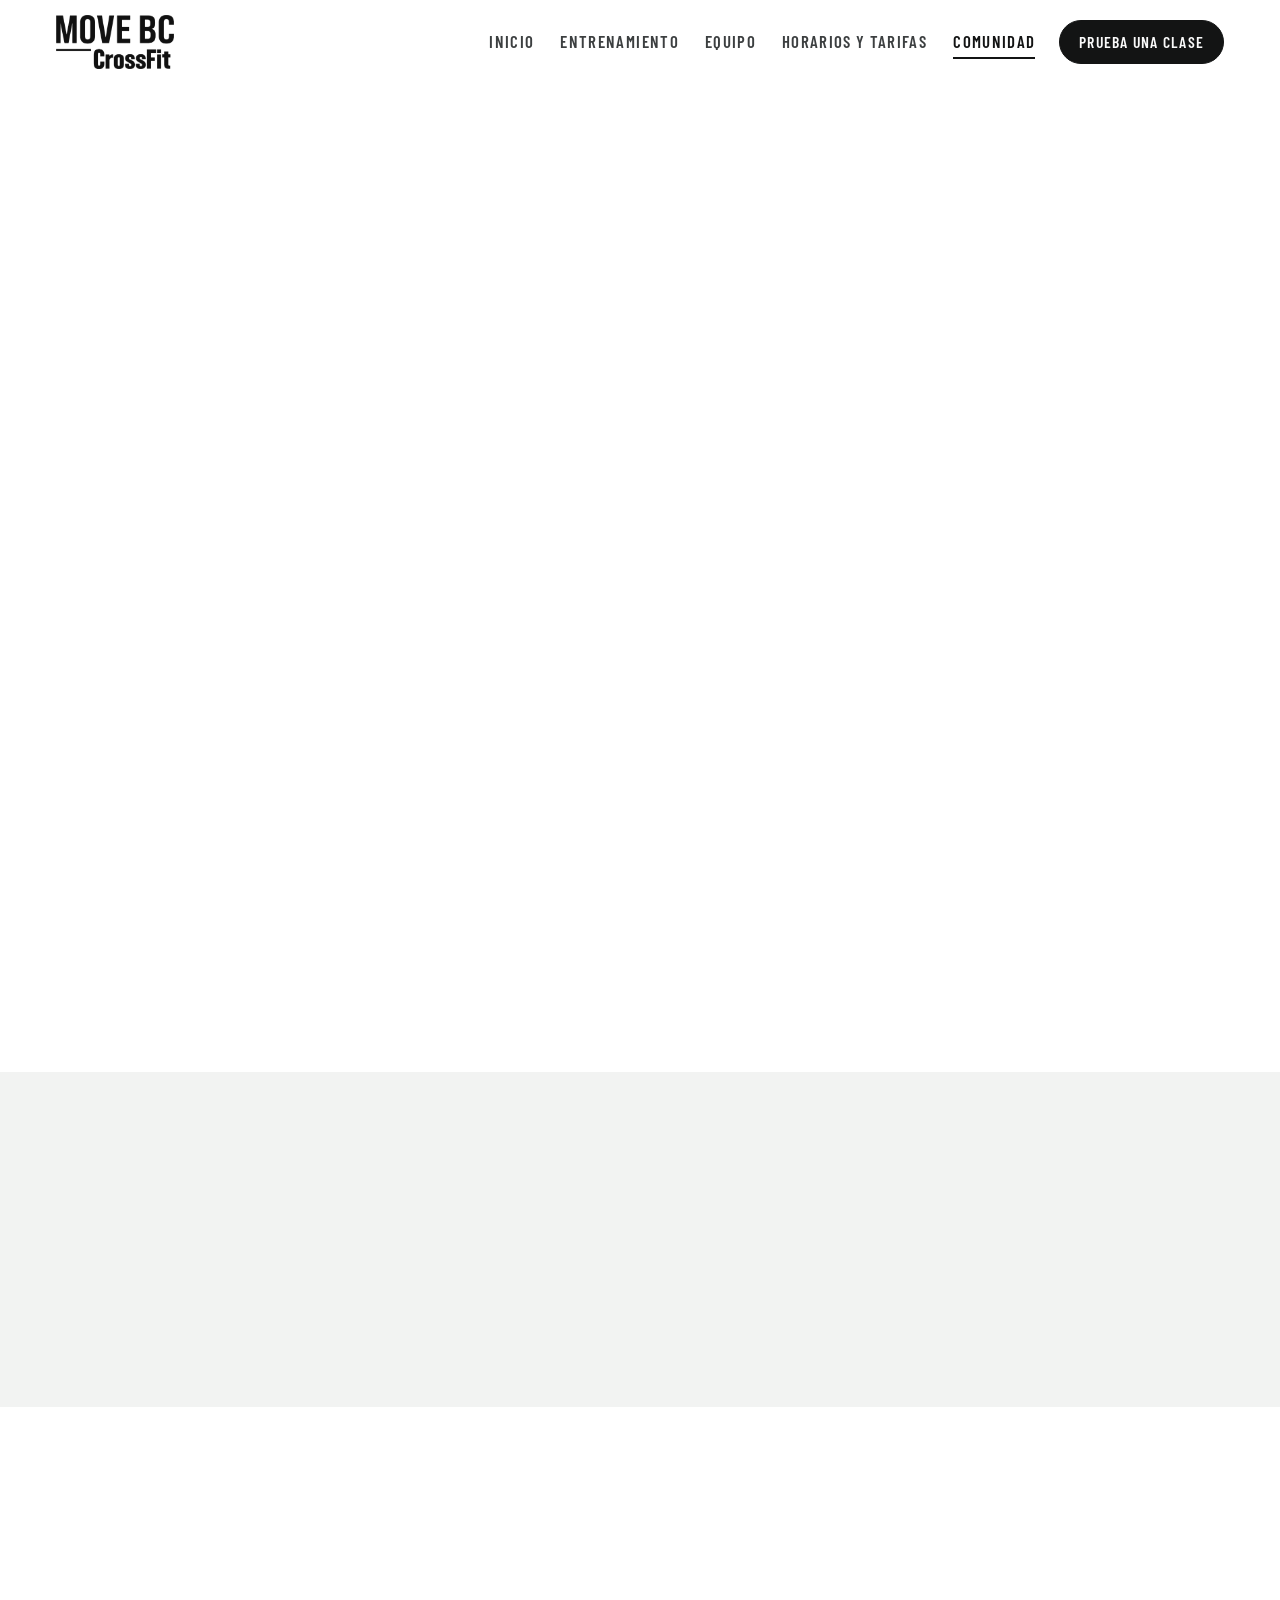
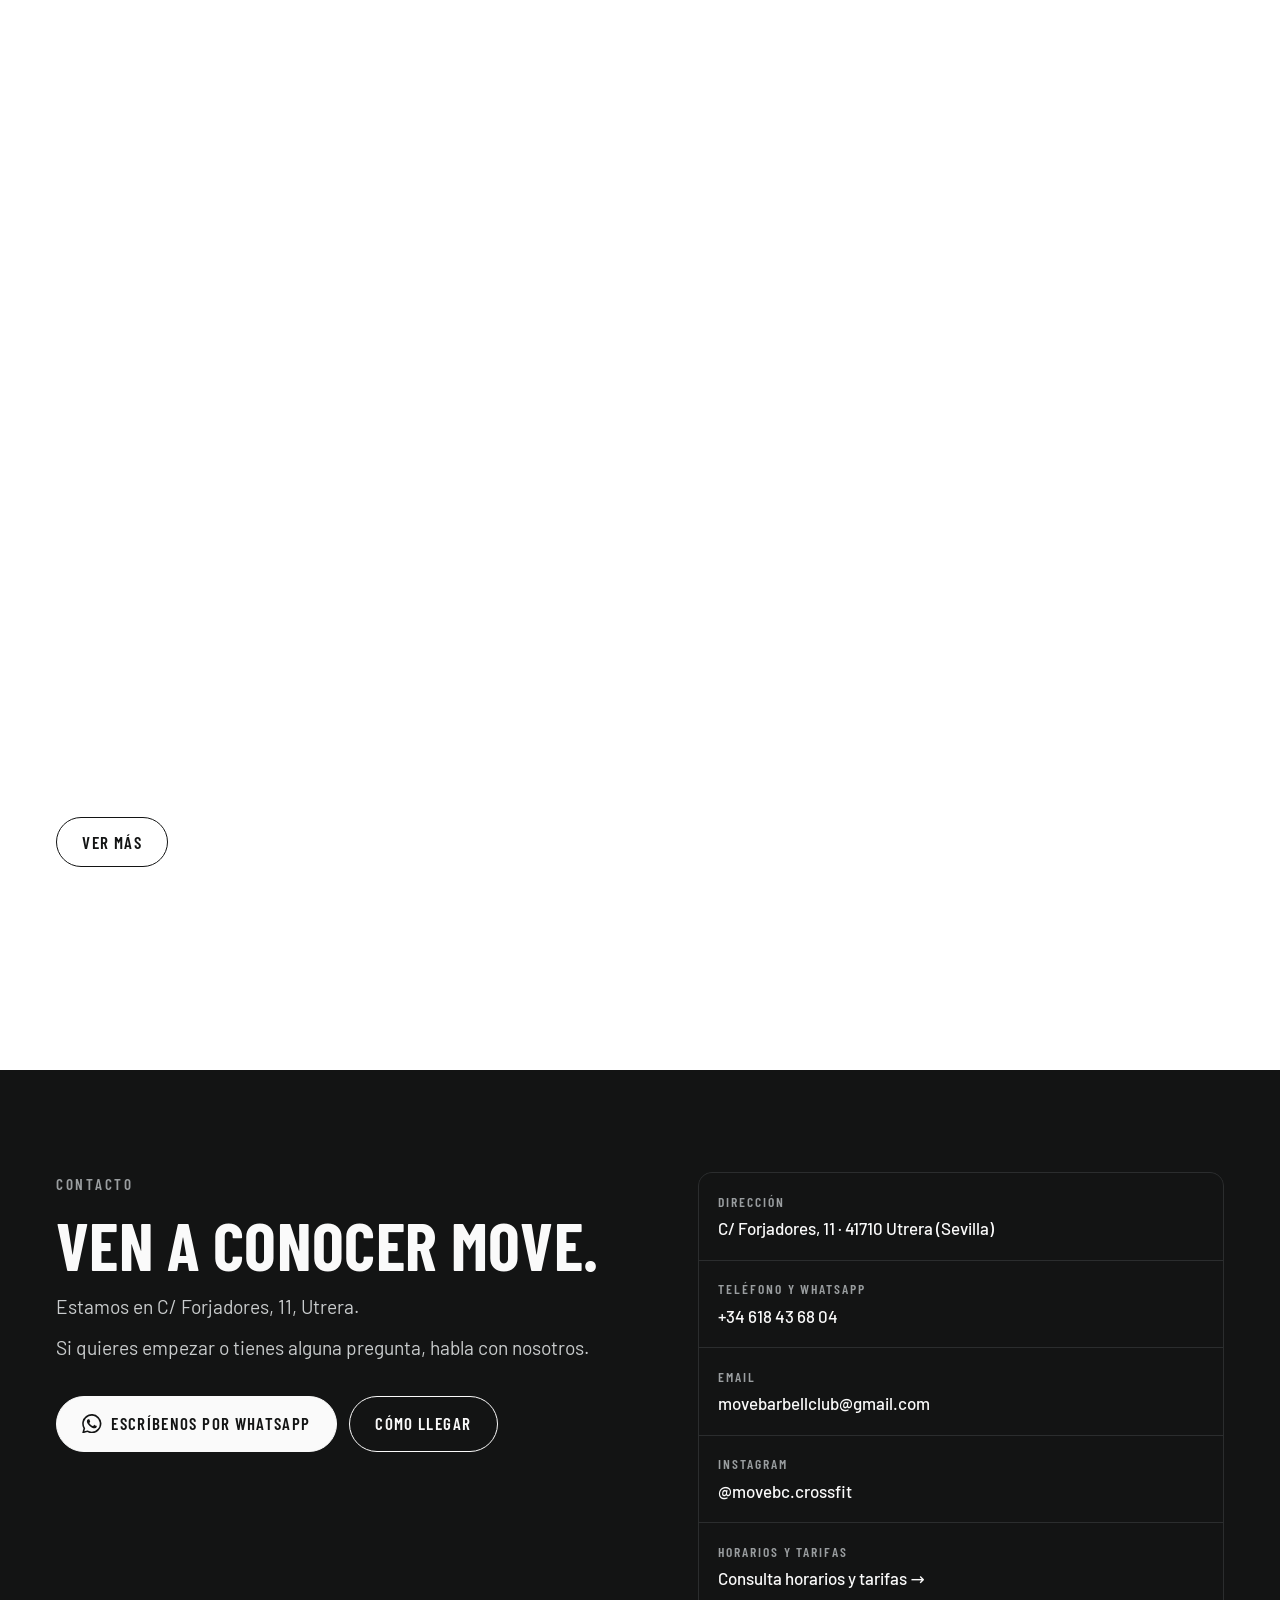
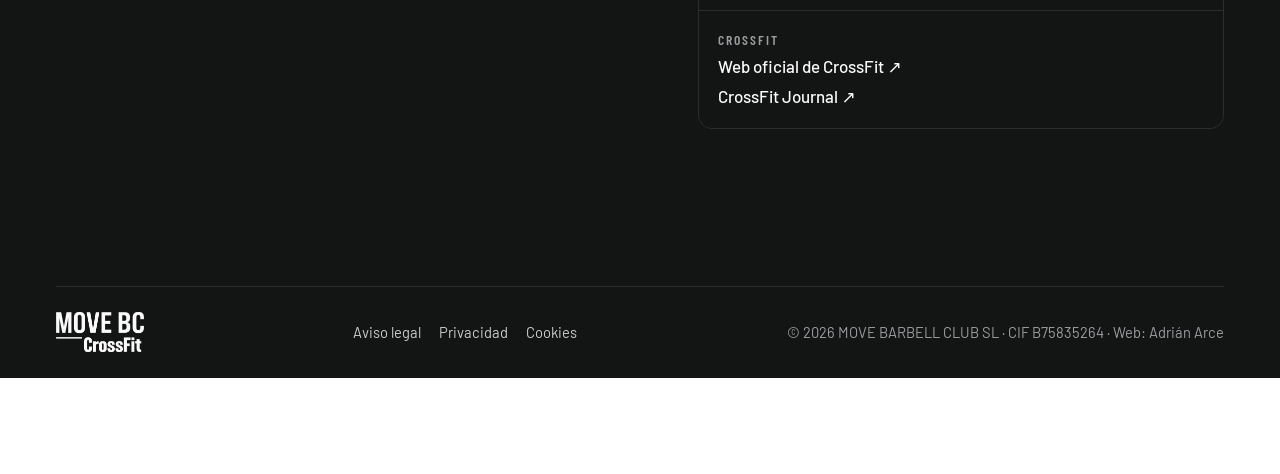
<file: eventos.html>
<!doctype html>
<html lang="es">
<head>
<meta charset="utf-8">
<meta name="robots" content="noindex">
<title>Eventos · Move BC CrossFit</title>
<link rel="canonical" href="comunidad.html#proximos">
<meta http-equiv="refresh" content="0; url=comunidad.html#proximos">
</head>
<body><p>Los eventos están ahora en <a href="comunidad.html#proximos">Comunidad y eventos</a>.</p></body>
</html>
</file>
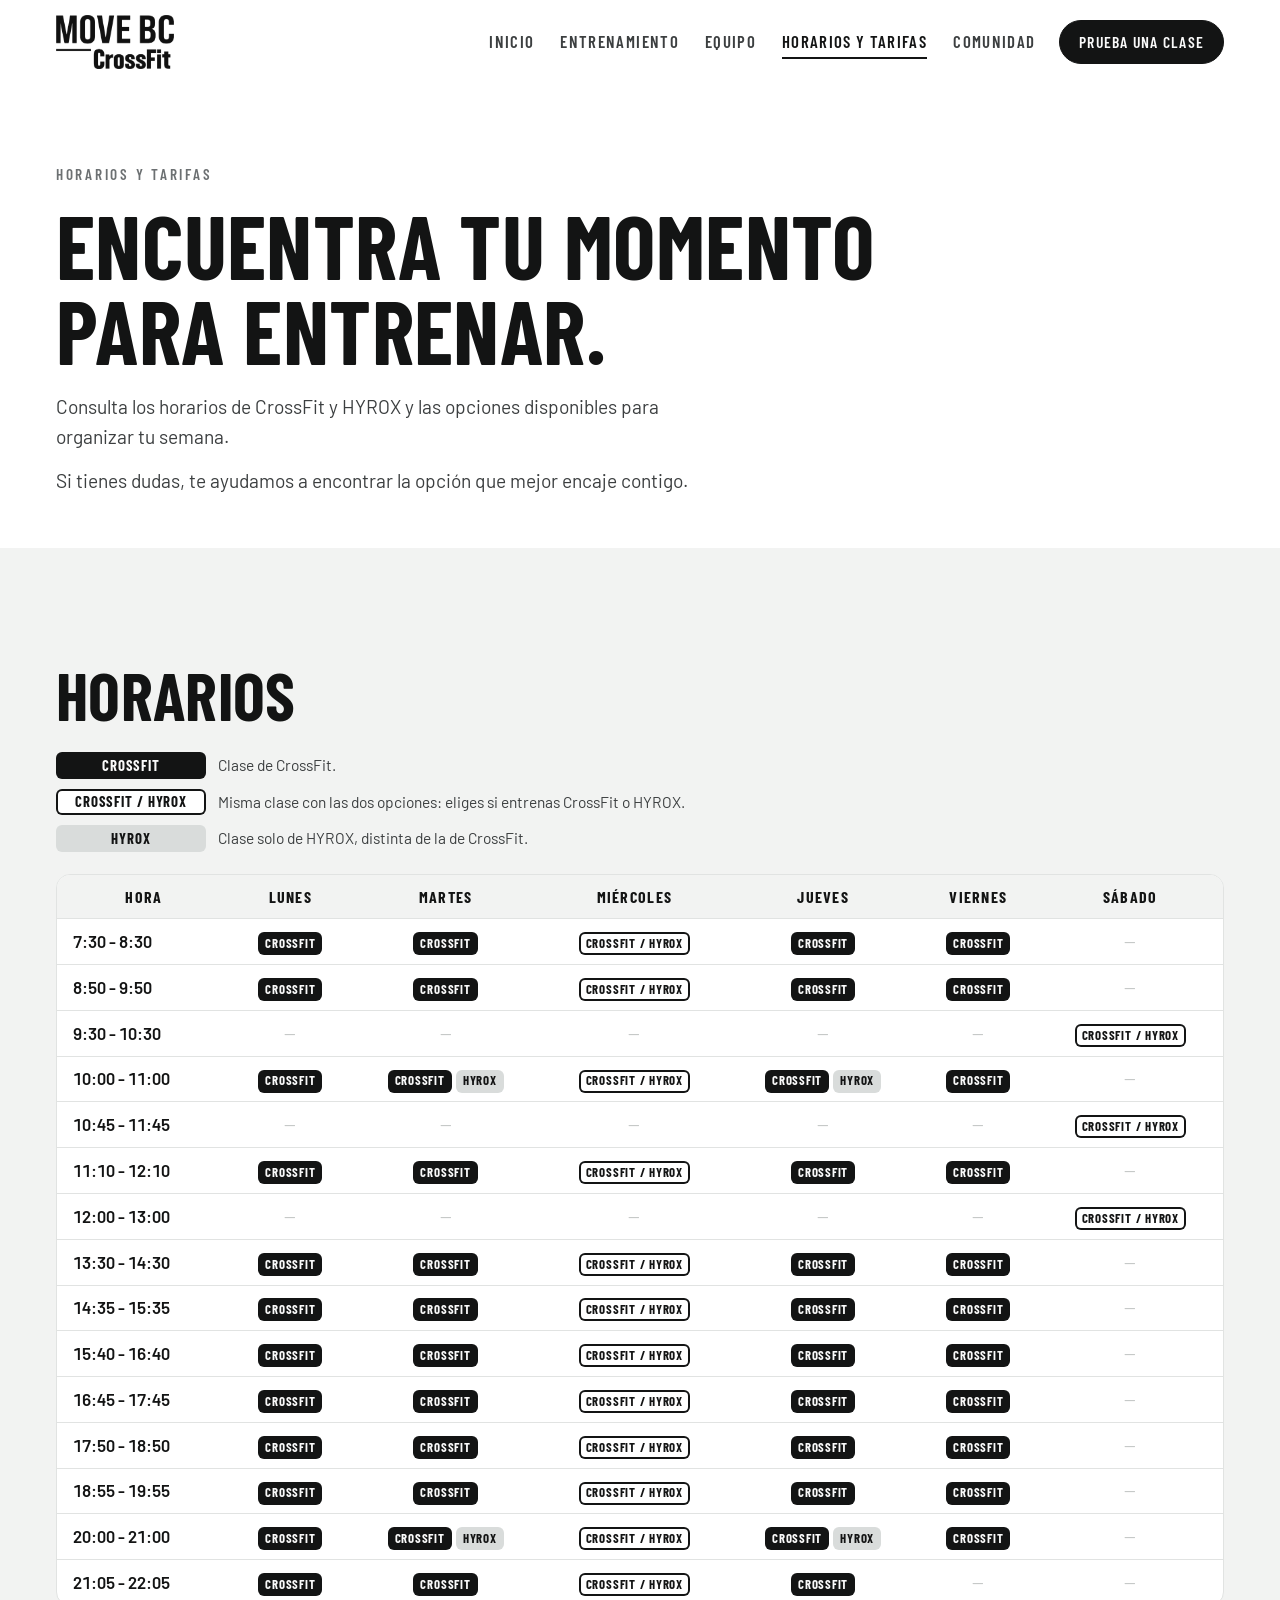
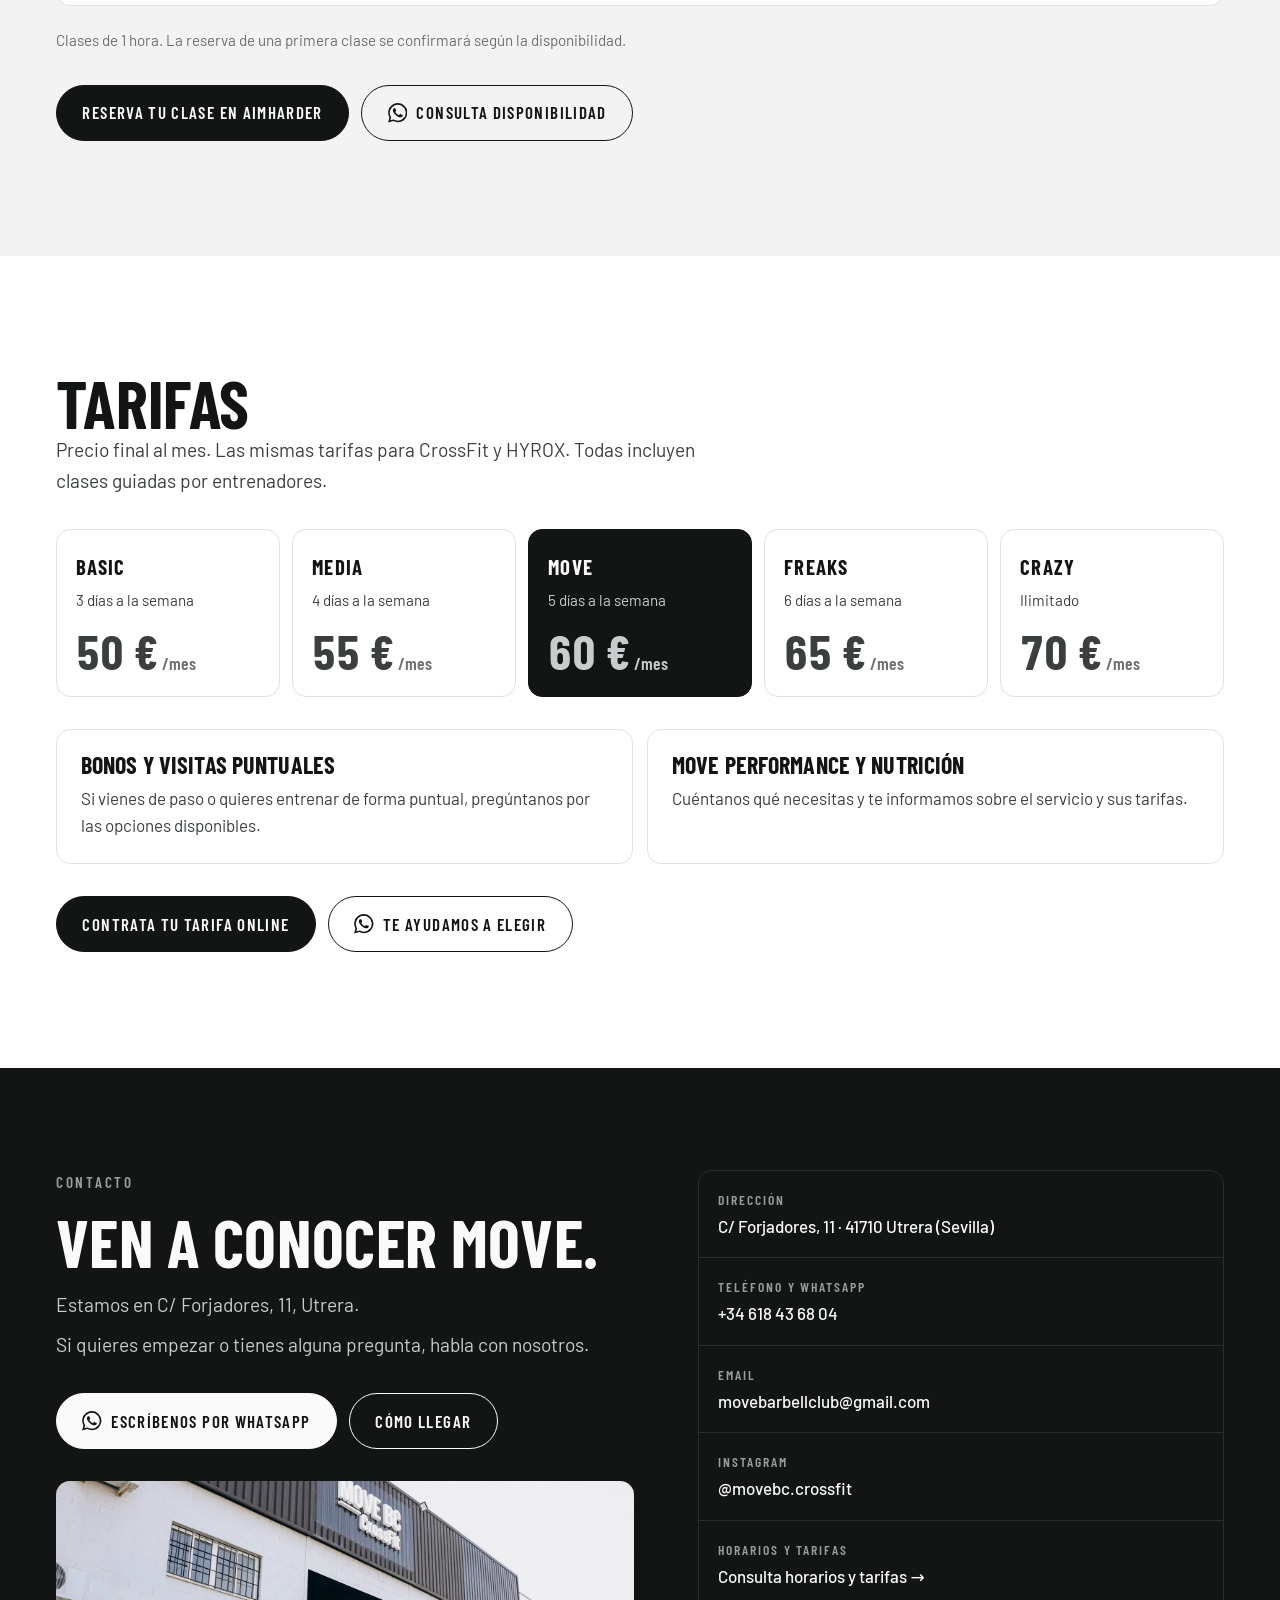
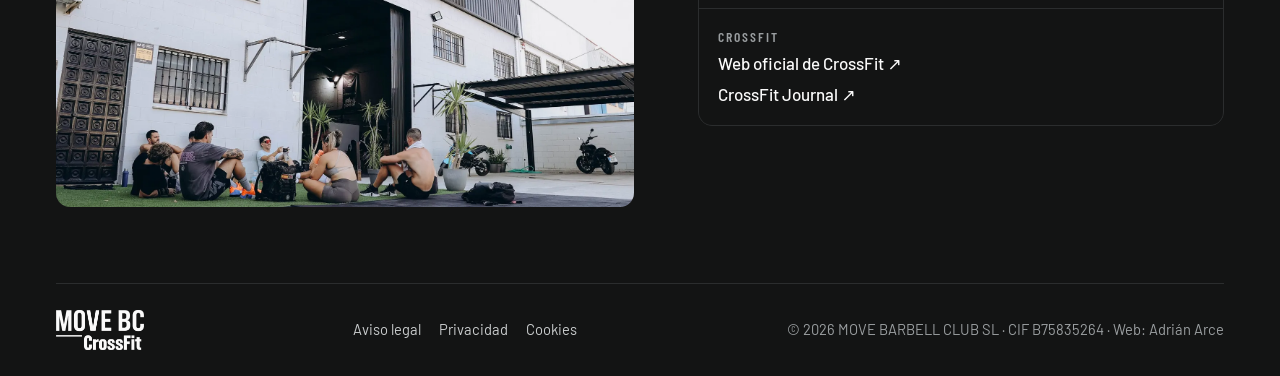
<file: horarios-tarifas.html>
<!doctype html>
<html lang="es">
<head>
<meta charset="utf-8">
<meta name="viewport" content="width=device-width, initial-scale=1, viewport-fit=cover">
<title>Horarios y tarifas · Move BC CrossFit</title>
<link rel="canonical" href="https://movebarbellclub.es/horarios-tarifas">
<meta name="description" content="Horarios de CrossFit y HYROX y tarifas de Move BC en Utrera.">
<meta property="og:title" content="Horarios y tarifas · Move BC CrossFit">
<meta property="og:description" content="Horarios de CrossFit y HYROX y tarifas de Move BC en Utrera.">
<meta property="og:image" content="https://movebarbellclub.es/img/portada-clase.webp">
<meta name="theme-color" content="#ffffff">
<link rel="icon" href="img/logo-negro.png">
<link rel="preconnect" href="https://fonts.googleapis.com">
<link rel="preconnect" href="https://fonts.gstatic.com" crossorigin>
<link href="https://fonts.googleapis.com/css2?family=Barlow+Condensed:wght@600;700&family=Barlow:wght@400;500;600&display=swap" rel="stylesheet">
<link rel="stylesheet" href="assets/style.css">
<script>document.documentElement.classList.add('js')</script>
</head>
<body>
<header class="top">
  <div class="wrap">
    <a class="brand" href="index.html" aria-label="Move BC CrossFit, inicio"><img src="img/logo-negro.png" alt="Move BC CrossFit" width="700" height="319"></a>
    <ul class="menu"><li><a href="index.html">Inicio</a></li>
<li><a href="entrenamiento.html">Entrenamiento</a></li>
<li><a href="equipo.html">Equipo</a></li>
<li><a href="horarios-tarifas.html" aria-current="page">Horarios y tarifas</a></li>
<li><a href="comunidad.html">Comunidad</a></li></ul>
    <a class="btn" href="https://wa.me/34618436804?text=Hola%2C%20me%20gustar%C3%ADa%20probar%20una%20clase%20en%20Move%20BC." target="_blank" rel="noopener">Prueba una clase</a>
    <button class="burger" aria-label="Abrir menú" aria-expanded="false"><span></span><span></span><span></span></button>
  </div>
</header>
<main>

<section class="page-hero">
  <div class="wrap">
    <span class="eyebrow rv">Horarios y tarifas</span>
    <h1 class="rv">Encuentra tu momento para entrenar.</h1>
    <p class="lead rv">Consulta los horarios de CrossFit y HYROX y las opciones disponibles para organizar tu semana.</p>
    <p class="lead rv" style="margin-top:.8rem">Si tienes dudas, te ayudamos a encontrar la opción que mejor encaje contigo.</p>
  </div>
</section>
<section class="soft" id="horarios">
  <div class="wrap">
    <h2 class="rv">Horarios</h2>
    <div class="sched-intro rv">
      <div class="legend2"><span class="tag cf">CrossFit</span><span>Clase de CrossFit.</span></div>
      <div class="legend2"><span class="tag both">CrossFit / HYROX</span><span>Misma clase con las dos opciones: eliges si entrenas CrossFit o HYROX.</span></div>
      <div class="legend2"><span class="tag hx">HYROX</span><span>Clase solo de HYROX, distinta de la de CrossFit.</span></div>
    </div>
    <div class="days rv" role="tablist" aria-label="Día de la semana" data-dias></div>
    <div class="sched-grid rv" data-horarios><p class="muted">Cargando horarios…</p></div>
    <p class="note rv" data-horarios-nota>Clases de 1 hora. La reserva de una primera clase se confirmará según la disponibilidad.</p>
    <div class="actions rv"><a class="btn" href="https://movebarbellclub.aimharder.com/schedule" target="_blank" rel="noopener">Reserva tu clase en Aimharder</a><a class="btn ghost" href="https://wa.me/34618436804?text=Hola%2C%20quer%C3%ADa%20consultar%20disponibilidad%20para%20probar%20una%20clase." target="_blank" rel="noopener"><svg viewBox="0 0 24 24" fill="currentColor" aria-hidden="true"><path d="M17.5 14.4c-.3-.1-1.8-.9-2-1s-.5-.1-.7.1-.8 1-1 1.2-.4.2-.7.1a8 8 0 0 1-2.4-1.5 9 9 0 0 1-1.6-2c-.2-.3 0-.5.1-.6l.5-.6.3-.5v-.5c0-.1-.7-1.6-.9-2.2-.2-.6-.5-.5-.7-.5h-.6a1.1 1.1 0 0 0-.8.4 3.3 3.3 0 0 0-1 2.5 5.8 5.8 0 0 0 1.2 3.1 13.3 13.3 0 0 0 5.1 4.5c.7.3 1.3.5 1.7.6a4.2 4.2 0 0 0 1.9.1 3.1 3.1 0 0 0 2-1.4 2.5 2.5 0 0 0 .2-1.4c-.1-.1-.3-.2-.6-.3zM12 21.8a9.9 9.9 0 0 1-5-1.4l-.4-.2-3.7 1 1-3.6-.2-.4A9.8 9.8 0 1 1 12 21.8zm8.4-18.2A11.8 11.8 0 0 0 1.8 17.8L.1 24l6.4-1.7a11.8 11.8 0 0 0 5.6 1.4A11.8 11.8 0 0 0 20.4 3.6z"/></svg>Consulta disponibilidad</a></div>
  </div>
</section>
<section id="tarifas">
  <div class="wrap">
    <h2 class="rv">Tarifas</h2>
    <p class="lead rv" data-tarifas-intro>Precio final al mes. Las mismas tarifas para CrossFit y HYROX. Todas incluyen clases guiadas por entrenadores.</p>
    <div class="prices" data-tarifas>
      <div class="price rv"><b>Basic</b><span>3 días a la semana</span><span class="amt">50 €<small> /mes</small></span></div>
      <div class="price rv"><b>Media</b><span>4 días a la semana</span><span class="amt">55 €<small> /mes</small></span></div>
      <div class="price feat rv"><b>Move</b><span>5 días a la semana</span><span class="amt">60 €<small> /mes</small></span></div>
      <div class="price rv"><b>Freaks</b><span>6 días a la semana</span><span class="amt">65 €<small> /mes</small></span></div>
      <div class="price rv"><b>Crazy</b><span>Ilimitado</span><span class="amt">70 €<small> /mes</small></span></div>
    </div>
    <div class="side">
      <div class="box rv"><h3>Bonos y visitas puntuales</h3><p data-tarifas-bonos>Si vienes de paso o quieres entrenar de forma puntual, pregúntanos por las opciones disponibles.</p></div>
      <div class="box rv"><h3>Move Performance y nutrición</h3><p data-tarifas-servicios>Cuéntanos qué necesitas y te informamos sobre el servicio y sus tarifas.</p></div>
    </div>
    <div class="actions rv"><a class="btn" href="https://movebarbellclub.aimharder.com/boxmemberships" target="_blank" rel="noopener">Contrata tu tarifa online</a><a class="btn ghost" href="https://wa.me/34618436804?text=Hola%2C%20me%20gustar%C3%ADa%20que%20me%20ayudarais%20a%20elegir%20tarifa." target="_blank" rel="noopener"><svg viewBox="0 0 24 24" fill="currentColor" aria-hidden="true"><path d="M17.5 14.4c-.3-.1-1.8-.9-2-1s-.5-.1-.7.1-.8 1-1 1.2-.4.2-.7.1a8 8 0 0 1-2.4-1.5 9 9 0 0 1-1.6-2c-.2-.3 0-.5.1-.6l.5-.6.3-.5v-.5c0-.1-.7-1.6-.9-2.2-.2-.6-.5-.5-.7-.5h-.6a1.1 1.1 0 0 0-.8.4 3.3 3.3 0 0 0-1 2.5 5.8 5.8 0 0 0 1.2 3.1 13.3 13.3 0 0 0 5.1 4.5c.7.3 1.3.5 1.7.6a4.2 4.2 0 0 0 1.9.1 3.1 3.1 0 0 0 2-1.4 2.5 2.5 0 0 0 .2-1.4c-.1-.1-.3-.2-.6-.3zM12 21.8a9.9 9.9 0 0 1-5-1.4l-.4-.2-3.7 1 1-3.6-.2-.4A9.8 9.8 0 1 1 12 21.8zm8.4-18.2A11.8 11.8 0 0 0 1.8 17.8L.1 24l6.4-1.7a11.8 11.8 0 0 0 5.6 1.4A11.8 11.8 0 0 0 20.4 3.6z"/></svg>Te ayudamos a elegir</a></div>
  </div>
</section>

</main>
<footer class="contact" id="contacto">
  <div class="wrap">
    <div class="contact-grid">
      <div>
        <span class="eyebrow" style="color:#9a9ea0">Contacto</span>
        <h2>Ven a conocer Move.</h2>
        <p class="lead">Estamos en C/ Forjadores, 11, Utrera.</p>
        <p class="lead" style="margin-top:.6rem">Si quieres empezar o tienes alguna pregunta, habla con nosotros.</p>
        <div class="actions">
          <a class="btn light" href="https://wa.me/34618436804?text=Hola%2C%20me%20gustar%C3%ADa%20probar%20una%20clase%20en%20Move%20BC." target="_blank" rel="noopener"><svg viewBox="0 0 24 24" fill="currentColor" aria-hidden="true"><path d="M17.5 14.4c-.3-.1-1.8-.9-2-1s-.5-.1-.7.1-.8 1-1 1.2-.4.2-.7.1a8 8 0 0 1-2.4-1.5 9 9 0 0 1-1.6-2c-.2-.3 0-.5.1-.6l.5-.6.3-.5v-.5c0-.1-.7-1.6-.9-2.2-.2-.6-.5-.5-.7-.5h-.6a1.1 1.1 0 0 0-.8.4 3.3 3.3 0 0 0-1 2.5 5.8 5.8 0 0 0 1.2 3.1 13.3 13.3 0 0 0 5.1 4.5c.7.3 1.3.5 1.7.6a4.2 4.2 0 0 0 1.9.1 3.1 3.1 0 0 0 2-1.4 2.5 2.5 0 0 0 .2-1.4c-.1-.1-.3-.2-.6-.3zM12 21.8a9.9 9.9 0 0 1-5-1.4l-.4-.2-3.7 1 1-3.6-.2-.4A9.8 9.8 0 1 1 12 21.8zm8.4-18.2A11.8 11.8 0 0 0 1.8 17.8L.1 24l6.4-1.7a11.8 11.8 0 0 0 5.6 1.4A11.8 11.8 0 0 0 20.4 3.6z"/></svg>Escríbenos por WhatsApp</a>
          <a class="btn ghost" href="https://www.google.com/maps/search/?api=1&query=Move%20BC%20CrossFit%2C%20C/%20Forjadores%2011%2C%2041710%20Utrera" target="_blank" rel="noopener">Cómo llegar</a>
        </div>
        <figure class="facade"><img src="img/comunidad-fuera.webp" alt="Fachada de Move BC CrossFit en la calle Forjadores, con socios descansando en la puerta" loading="lazy" decoding="async"></figure>
      </div>
      <div class="facts">
        <div><small>Dirección</small><a href="https://www.google.com/maps/search/?api=1&query=Move%20BC%20CrossFit%2C%20C/%20Forjadores%2011%2C%2041710%20Utrera" target="_blank" rel="noopener">C/ Forjadores, 11 · 41710 Utrera (Sevilla)</a></div>
        <div><small>Teléfono y WhatsApp</small><a href="tel:+34618436804">+34 618 43 68 04</a></div>
        <div><small>Email</small><a href="mailto:movebarbellclub@gmail.com">movebarbellclub@gmail.com</a></div>
        <div><small>Instagram</small><a href="https://www.instagram.com/movebc.crossfit/" target="_blank" rel="noopener">@movebc.crossfit</a></div>
        <div><small>Horarios y tarifas</small><a href="horarios-tarifas.html">Consulta horarios y tarifas →</a></div>
        <div class="cf-links"><small>CrossFit</small><a href="https://www.crossfit.com/" target="_blank" rel="noopener">Web oficial de CrossFit ↗</a><a href="https://journal.crossfit.com/" target="_blank" rel="noopener">CrossFit Journal ↗</a></div>
      </div>
    </div>
    <div class="legal">
      <a class="brand-w" href="index.html"><img src="img/logo-blanco.png" alt="Move BC CrossFit" width="700" height="319"></a>
      <nav aria-label="Legal"><a href="legal.html#aviso">Aviso legal</a><a href="legal.html#privacidad">Privacidad</a><a href="legal.html#cookies">Cookies</a></nav>
      <span>© <span id="year">2026</span> MOVE BARBELL CLUB SL · CIF B75835264 · Web: Adrián Arce</span>
    </div>
  </div>
</footer>
<div class="mbar"><a class="btn" href="https://wa.me/34618436804?text=Hola%2C%20me%20gustar%C3%ADa%20probar%20una%20clase%20en%20Move%20BC." target="_blank" rel="noopener"><svg viewBox="0 0 24 24" fill="currentColor" aria-hidden="true"><path d="M17.5 14.4c-.3-.1-1.8-.9-2-1s-.5-.1-.7.1-.8 1-1 1.2-.4.2-.7.1a8 8 0 0 1-2.4-1.5 9 9 0 0 1-1.6-2c-.2-.3 0-.5.1-.6l.5-.6.3-.5v-.5c0-.1-.7-1.6-.9-2.2-.2-.6-.5-.5-.7-.5h-.6a1.1 1.1 0 0 0-.8.4 3.3 3.3 0 0 0-1 2.5 5.8 5.8 0 0 0 1.2 3.1 13.3 13.3 0 0 0 5.1 4.5c.7.3 1.3.5 1.7.6a4.2 4.2 0 0 0 1.9.1 3.1 3.1 0 0 0 2-1.4 2.5 2.5 0 0 0 .2-1.4c-.1-.1-.3-.2-.6-.3zM12 21.8a9.9 9.9 0 0 1-5-1.4l-.4-.2-3.7 1 1-3.6-.2-.4A9.8 9.8 0 1 1 12 21.8zm8.4-18.2A11.8 11.8 0 0 0 1.8 17.8L.1 24l6.4-1.7a11.8 11.8 0 0 0 5.6 1.4A11.8 11.8 0 0 0 20.4 3.6z"/></svg>Prueba una clase</a><a class="btn ghost" href="horarios-tarifas.html">Horarios</a></div>
<script src="assets/main.js"></script>
<script src="assets/content.js"></script>
</body>
</html>
</file>
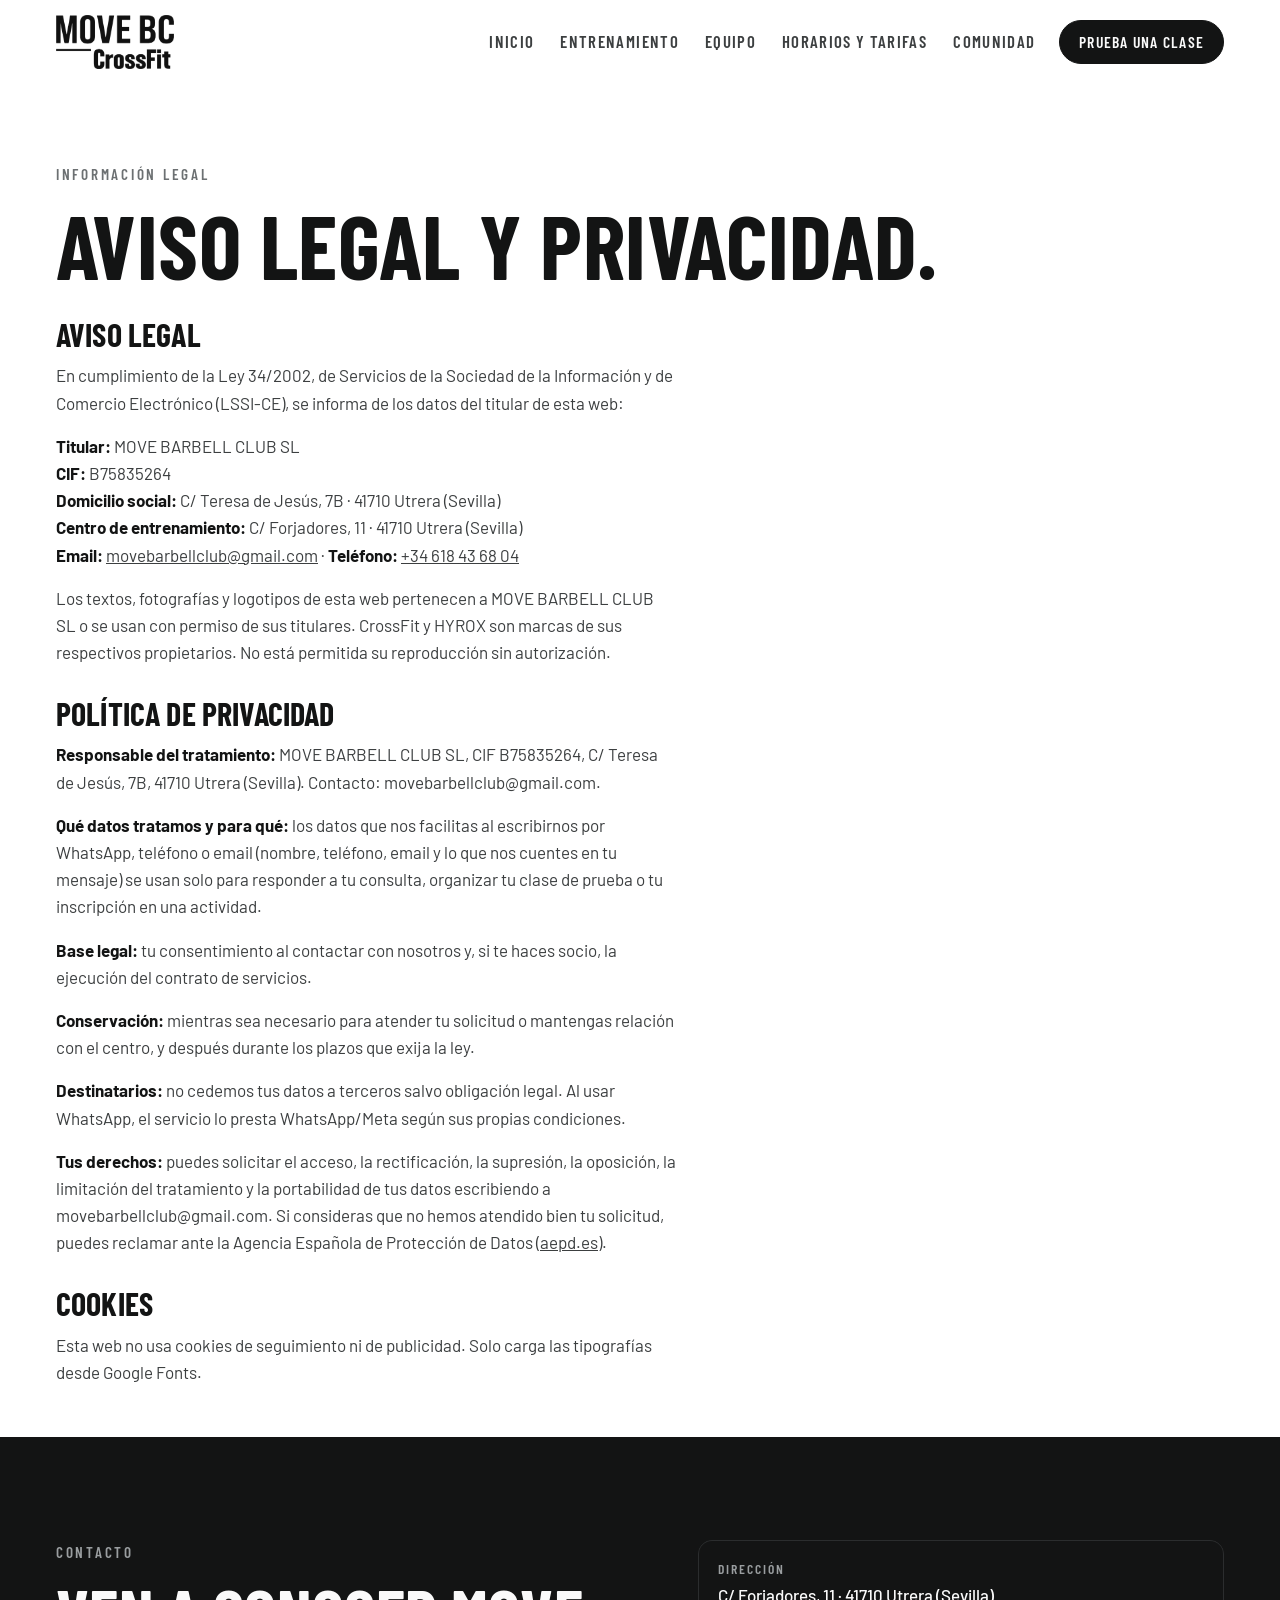
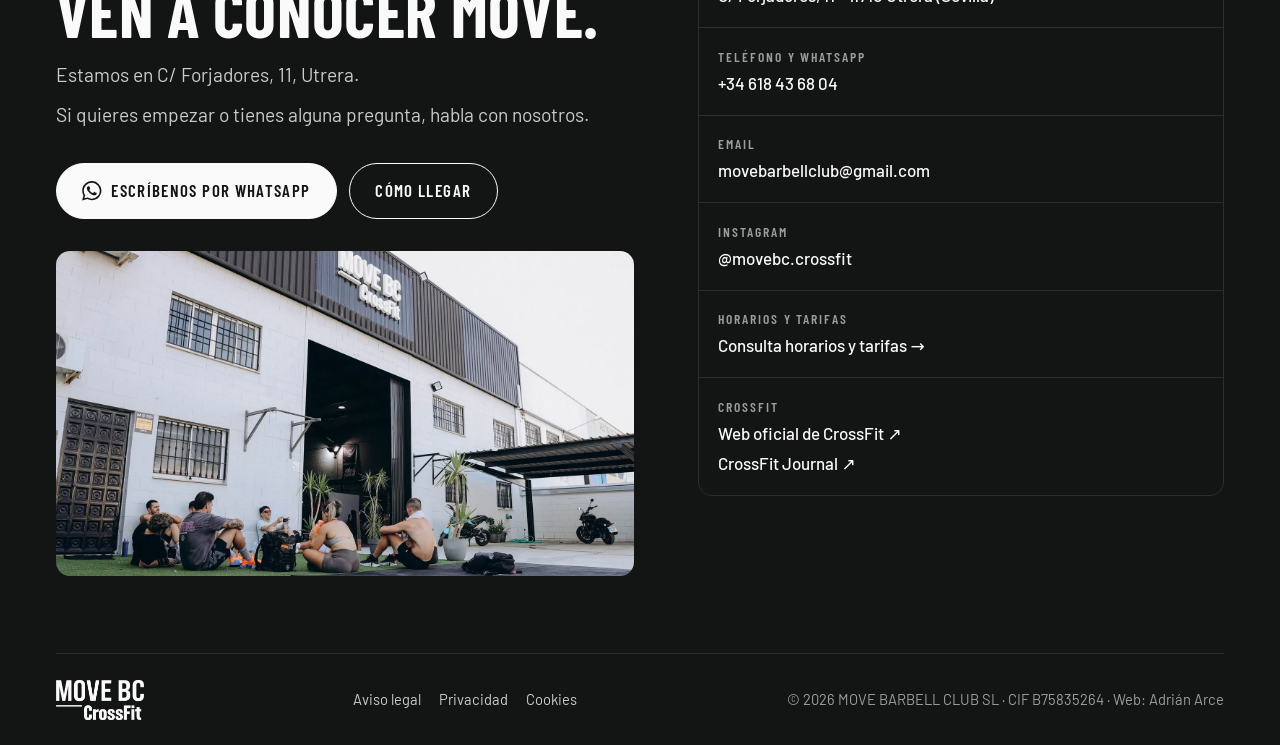
<file: legal.html>
<!doctype html>
<html lang="es">
<head>
<meta charset="utf-8">
<meta name="viewport" content="width=device-width, initial-scale=1, viewport-fit=cover">
<title>Legal · Move BC CrossFit</title>
<link rel="canonical" href="https://movebarbellclub.es/legal">
<meta name="description" content="Aviso legal, privacidad y cookies de Move BC CrossFit.">
<meta property="og:title" content="Legal · Move BC CrossFit">
<meta property="og:description" content="Aviso legal, privacidad y cookies de Move BC CrossFit.">
<meta property="og:image" content="https://movebarbellclub.es/img/portada-clase.webp">
<meta name="theme-color" content="#ffffff">
<link rel="icon" href="img/logo-negro.png">
<link rel="preconnect" href="https://fonts.googleapis.com">
<link rel="preconnect" href="https://fonts.gstatic.com" crossorigin>
<link href="https://fonts.googleapis.com/css2?family=Barlow+Condensed:wght@600;700&family=Barlow:wght@400;500;600&display=swap" rel="stylesheet">
<link rel="stylesheet" href="assets/style.css">
<script>document.documentElement.classList.add('js')</script>
</head>
<body>
<header class="top">
  <div class="wrap">
    <a class="brand" href="index.html" aria-label="Move BC CrossFit, inicio"><img src="img/logo-negro.png" alt="Move BC CrossFit" width="700" height="319"></a>
    <ul class="menu"><li><a href="index.html">Inicio</a></li>
<li><a href="entrenamiento.html">Entrenamiento</a></li>
<li><a href="equipo.html">Equipo</a></li>
<li><a href="horarios-tarifas.html">Horarios y tarifas</a></li>
<li><a href="comunidad.html">Comunidad</a></li></ul>
    <a class="btn" href="https://wa.me/34618436804?text=Hola%2C%20me%20gustar%C3%ADa%20probar%20una%20clase%20en%20Move%20BC." target="_blank" rel="noopener">Prueba una clase</a>
    <button class="burger" aria-label="Abrir menú" aria-expanded="false"><span></span><span></span><span></span></button>
  </div>
</header>
<main>

<section class="page-hero">
  <div class="wrap prose">
    <span class="eyebrow">Información legal</span>
    <h1>Aviso legal y privacidad.</h1>

    <h2 id="aviso" style="font-size:2rem;margin:2rem 0 .8rem">Aviso legal</h2>
    <p>En cumplimiento de la Ley 34/2002, de Servicios de la Sociedad de la Información y de Comercio Electrónico (LSSI-CE), se informa de los datos del titular de esta web:</p>
    <p><strong>Titular:</strong> MOVE BARBELL CLUB SL<br><strong>CIF:</strong> B75835264<br><strong>Domicilio social:</strong> C/ Teresa de Jesús, 7B · 41710 Utrera (Sevilla)<br><strong>Centro de entrenamiento:</strong> C/ Forjadores, 11 · 41710 Utrera (Sevilla)<br><strong>Email:</strong> <a href="mailto:movebarbellclub@gmail.com">movebarbellclub@gmail.com</a> · <strong>Teléfono:</strong> <a href="tel:+34618436804">+34 618 43 68 04</a></p>
    <p>Los textos, fotografías y logotipos de esta web pertenecen a MOVE BARBELL CLUB SL o se usan con permiso de sus titulares. CrossFit y HYROX son marcas de sus respectivos propietarios. No está permitida su reproducción sin autorización.</p>

    <h2 id="privacidad" style="font-size:2rem;margin:2rem 0 .8rem">Política de privacidad</h2>
    <p><strong>Responsable del tratamiento:</strong> MOVE BARBELL CLUB SL, CIF B75835264, C/ Teresa de Jesús, 7B, 41710 Utrera (Sevilla). Contacto: movebarbellclub@gmail.com.</p>
    <p><strong>Qué datos tratamos y para qué:</strong> los datos que nos facilitas al escribirnos por WhatsApp, teléfono o email (nombre, teléfono, email y lo que nos cuentes en tu mensaje) se usan solo para responder a tu consulta, organizar tu clase de prueba o tu inscripción en una actividad.</p>
    <p><strong>Base legal:</strong> tu consentimiento al contactar con nosotros y, si te haces socio, la ejecución del contrato de servicios.</p>
    <p><strong>Conservación:</strong> mientras sea necesario para atender tu solicitud o mantengas relación con el centro, y después durante los plazos que exija la ley.</p>
    <p><strong>Destinatarios:</strong> no cedemos tus datos a terceros salvo obligación legal. Al usar WhatsApp, el servicio lo presta WhatsApp/Meta según sus propias condiciones.</p>
    <p><strong>Tus derechos:</strong> puedes solicitar el acceso, la rectificación, la supresión, la oposición, la limitación del tratamiento y la portabilidad de tus datos escribiendo a movebarbellclub@gmail.com. Si consideras que no hemos atendido bien tu solicitud, puedes reclamar ante la Agencia Española de Protección de Datos (<a href="https://www.aepd.es/" target="_blank" rel="noopener">aepd.es</a>).</p>

    <h2 id="cookies" style="font-size:2rem;margin:2rem 0 .8rem">Cookies</h2>
    <p>Esta web no usa cookies de seguimiento ni de publicidad. Solo carga las tipografías desde Google Fonts.</p>
  </div>
</section>

</main>
<footer class="contact" id="contacto">
  <div class="wrap">
    <div class="contact-grid">
      <div>
        <span class="eyebrow" style="color:#9a9ea0">Contacto</span>
        <h2>Ven a conocer Move.</h2>
        <p class="lead">Estamos en C/ Forjadores, 11, Utrera.</p>
        <p class="lead" style="margin-top:.6rem">Si quieres empezar o tienes alguna pregunta, habla con nosotros.</p>
        <div class="actions">
          <a class="btn light" href="https://wa.me/34618436804?text=Hola%2C%20me%20gustar%C3%ADa%20probar%20una%20clase%20en%20Move%20BC." target="_blank" rel="noopener"><svg viewBox="0 0 24 24" fill="currentColor" aria-hidden="true"><path d="M17.5 14.4c-.3-.1-1.8-.9-2-1s-.5-.1-.7.1-.8 1-1 1.2-.4.2-.7.1a8 8 0 0 1-2.4-1.5 9 9 0 0 1-1.6-2c-.2-.3 0-.5.1-.6l.5-.6.3-.5v-.5c0-.1-.7-1.6-.9-2.2-.2-.6-.5-.5-.7-.5h-.6a1.1 1.1 0 0 0-.8.4 3.3 3.3 0 0 0-1 2.5 5.8 5.8 0 0 0 1.2 3.1 13.3 13.3 0 0 0 5.1 4.5c.7.3 1.3.5 1.7.6a4.2 4.2 0 0 0 1.9.1 3.1 3.1 0 0 0 2-1.4 2.5 2.5 0 0 0 .2-1.4c-.1-.1-.3-.2-.6-.3zM12 21.8a9.9 9.9 0 0 1-5-1.4l-.4-.2-3.7 1 1-3.6-.2-.4A9.8 9.8 0 1 1 12 21.8zm8.4-18.2A11.8 11.8 0 0 0 1.8 17.8L.1 24l6.4-1.7a11.8 11.8 0 0 0 5.6 1.4A11.8 11.8 0 0 0 20.4 3.6z"/></svg>Escríbenos por WhatsApp</a>
          <a class="btn ghost" href="https://www.google.com/maps/search/?api=1&query=Move%20BC%20CrossFit%2C%20C/%20Forjadores%2011%2C%2041710%20Utrera" target="_blank" rel="noopener">Cómo llegar</a>
        </div>
        <figure class="facade"><img src="img/comunidad-fuera.webp" alt="Fachada de Move BC CrossFit en la calle Forjadores, con socios descansando en la puerta" loading="lazy" decoding="async"></figure>
      </div>
      <div class="facts">
        <div><small>Dirección</small><a href="https://www.google.com/maps/search/?api=1&query=Move%20BC%20CrossFit%2C%20C/%20Forjadores%2011%2C%2041710%20Utrera" target="_blank" rel="noopener">C/ Forjadores, 11 · 41710 Utrera (Sevilla)</a></div>
        <div><small>Teléfono y WhatsApp</small><a href="tel:+34618436804">+34 618 43 68 04</a></div>
        <div><small>Email</small><a href="mailto:movebarbellclub@gmail.com">movebarbellclub@gmail.com</a></div>
        <div><small>Instagram</small><a href="https://www.instagram.com/movebc.crossfit/" target="_blank" rel="noopener">@movebc.crossfit</a></div>
        <div><small>Horarios y tarifas</small><a href="horarios-tarifas.html">Consulta horarios y tarifas →</a></div>
        <div class="cf-links"><small>CrossFit</small><a href="https://www.crossfit.com/" target="_blank" rel="noopener">Web oficial de CrossFit ↗</a><a href="https://journal.crossfit.com/" target="_blank" rel="noopener">CrossFit Journal ↗</a></div>
      </div>
    </div>
    <div class="legal">
      <a class="brand-w" href="index.html"><img src="img/logo-blanco.png" alt="Move BC CrossFit" width="700" height="319"></a>
      <nav aria-label="Legal"><a href="legal.html#aviso">Aviso legal</a><a href="legal.html#privacidad">Privacidad</a><a href="legal.html#cookies">Cookies</a></nav>
      <span>© <span id="year">2026</span> MOVE BARBELL CLUB SL · CIF B75835264 · Web: Adrián Arce</span>
    </div>
  </div>
</footer>
<div class="mbar"><a class="btn" href="https://wa.me/34618436804?text=Hola%2C%20me%20gustar%C3%ADa%20probar%20una%20clase%20en%20Move%20BC." target="_blank" rel="noopener"><svg viewBox="0 0 24 24" fill="currentColor" aria-hidden="true"><path d="M17.5 14.4c-.3-.1-1.8-.9-2-1s-.5-.1-.7.1-.8 1-1 1.2-.4.2-.7.1a8 8 0 0 1-2.4-1.5 9 9 0 0 1-1.6-2c-.2-.3 0-.5.1-.6l.5-.6.3-.5v-.5c0-.1-.7-1.6-.9-2.2-.2-.6-.5-.5-.7-.5h-.6a1.1 1.1 0 0 0-.8.4 3.3 3.3 0 0 0-1 2.5 5.8 5.8 0 0 0 1.2 3.1 13.3 13.3 0 0 0 5.1 4.5c.7.3 1.3.5 1.7.6a4.2 4.2 0 0 0 1.9.1 3.1 3.1 0 0 0 2-1.4 2.5 2.5 0 0 0 .2-1.4c-.1-.1-.3-.2-.6-.3zM12 21.8a9.9 9.9 0 0 1-5-1.4l-.4-.2-3.7 1 1-3.6-.2-.4A9.8 9.8 0 1 1 12 21.8zm8.4-18.2A11.8 11.8 0 0 0 1.8 17.8L.1 24l6.4-1.7a11.8 11.8 0 0 0 5.6 1.4A11.8 11.8 0 0 0 20.4 3.6z"/></svg>Prueba una clase</a><a class="btn ghost" href="horarios-tarifas.html">Horarios</a></div>
<script src="assets/main.js"></script>
<script src="assets/content.js"></script>
</body>
</html>
</file>
<file: assets/style.css>
/* Move BC CrossFit — web 2026
   Concepto: blanco luminoso, tipografía condensada como el logo, las fotos reales mandan.
   Un único tema claro, elegido a propósito. */
:root{
  color-scheme:light;
  --bg:#ffffff;          /* fondo */
  --bg-soft:#f2f3f2;     /* bandas suaves */
  --ink:#131414;         /* texto y botones */
  --ink-2:#3c3f40;       /* texto secundario */
  --muted:#6c7072;       /* etiquetas */
  --line:#e1e3e2;        /* bordes */
  --chalk:#fafafa;       /* sobre negro */
  --pend-bg:#fff6d6; --pend-line:#e2b93b; --pend-ink:#6b5200; /* avisos de contenido pendiente */
  --display:'Barlow Condensed','Arial Narrow',sans-serif;
  --body:'Barlow',system-ui,-apple-system,'Segoe UI',sans-serif;
  --max:1200px;
  --gut:max(16px, env(safe-area-inset-left, 0px));
  --gut-r:max(16px, env(safe-area-inset-right, 0px));
  --r:14px;
}
*{box-sizing:border-box;margin:0;padding:0}
html{scroll-behavior:smooth;-webkit-text-size-adjust:100%}
body{background:var(--bg);color:var(--ink);font-family:var(--body);font-size:17px;line-height:1.6;overflow-x:clip}
img{display:block;max-width:100%;height:auto}
a{color:inherit}
:focus-visible{outline:2px solid var(--ink);outline-offset:3px}
.wrap{max-width:var(--max);margin:0 auto;padding-left:var(--gut);padding-right:var(--gut-r)}
section{padding-block:clamp(64px,9vw,120px)}
.soft{background:var(--bg-soft)}

/* ---------- tipografía ---------- */
h1,h2,h3{font-family:var(--display);font-weight:700;text-transform:uppercase;line-height:.95;letter-spacing:.005em;text-wrap:balance}
h1{font-size:clamp(3rem,8.4vw,6.8rem)}
h2{font-size:clamp(2.3rem,5.4vw,4.2rem)}
h3{font-size:clamp(1.6rem,2.6vw,2.1rem)}
.eyebrow{display:block;font-family:var(--display);font-weight:600;font-size:.95rem;letter-spacing:.18em;text-transform:uppercase;color:var(--muted);margin-bottom:1rem}
.lead{font-size:clamp(1.08rem,1.5vw,1.25rem);color:var(--ink-2);max-width:60ch}
.prose p{max-width:62ch;color:var(--ink-2)}
.prose p+p{margin-top:1rem}
.prose strong{color:var(--ink)}

/* ---------- botones ---------- */
.btn{display:inline-flex;align-items:center;justify-content:center;gap:.55em;min-height:50px;padding:.8em 1.5em;border-radius:999px;border:1.5px solid var(--ink);background:var(--ink);color:var(--chalk);font-family:var(--display);font-weight:600;font-size:1.06rem;letter-spacing:.08em;text-transform:uppercase;text-decoration:none;transition:transform .25s,background .25s,color .25s}
.btn:hover{transform:translateY(-2px)}
.btn.ghost{background:transparent;color:var(--ink)}
.btn.ghost:hover{background:var(--ink);color:var(--chalk)}
.btn.light{background:var(--chalk);color:var(--ink);border-color:var(--chalk)}
.btn svg{width:1.15em;height:1.15em;flex:none}
.link{display:inline-flex;align-items:center;gap:.45em;font-family:var(--display);font-weight:600;font-size:1.05rem;letter-spacing:.08em;text-transform:uppercase;text-decoration:none;border-bottom:1.5px solid currentColor;padding-bottom:2px}
.link::after{content:"→";transition:transform .25s}
.link:hover::after{transform:translateX(4px)}
.actions{display:flex;flex-wrap:wrap;gap:12px;margin-top:2rem;align-items:center}

/* ---------- cabecera ---------- */
body::before{content:"";position:fixed;inset:0 0 auto;height:env(safe-area-inset-top,0px);z-index:60;background:var(--bg)}
.top{position:sticky;top:env(safe-area-inset-top,0px);z-index:50;background:rgba(255,255,255,.92);backdrop-filter:blur(12px);-webkit-backdrop-filter:blur(12px);border-bottom:1px solid transparent;transition:border-color .3s}
.top.scrolled{border-color:var(--line)}
.top .wrap{display:flex;align-items:center;gap:24px;height:72px}
.brand img{height:40px;width:auto}
.menu{display:flex;gap:26px;margin-left:auto;list-style:none}
.menu a{font-family:var(--display);font-weight:600;font-size:1.05rem;letter-spacing:.08em;text-transform:uppercase;text-decoration:none;color:var(--ink-2);padding:6px 0;border-bottom:2px solid transparent}
.menu a:hover,.menu a[aria-current="page"]{color:var(--ink);border-color:var(--ink)}
.top .btn{min-height:44px;padding:.55em 1.2em;font-size:.98rem}
.burger{display:none;margin-left:auto;width:44px;height:44px;border:0;background:none;cursor:pointer;color:var(--ink)}
.burger span{display:block;height:2px;background:currentColor;margin:7px 9px;transition:transform .3s,opacity .3s}
.top.open .burger span:nth-child(1){transform:translateY(9px) rotate(45deg)}
.top.open .burger span:nth-child(2){opacity:0}
.top.open .burger span:nth-child(3){transform:translateY(-9px) rotate(-45deg)}

/* ---------- portada ---------- */
.hero{padding-block:clamp(36px,6vw,80px) clamp(56px,8vw,100px)}
.hero-grid{display:grid;grid-template-columns:minmax(0,1fr) minmax(0,1.05fr);gap:clamp(28px,5vw,72px);align-items:center}
.hero h1{margin-bottom:1.4rem}
.hero .mission{font-family:var(--display);font-weight:600;font-size:clamp(1.3rem,2.2vw,1.65rem);line-height:1.2;text-transform:none;margin-bottom:1rem;max-width:30ch}
.hero-photo{position:relative;border-radius:var(--r);overflow:hidden;aspect-ratio:4/5}
.hero-photo img{width:100%;height:100%;object-fit:cover;object-position:35% 50%}
.hero-photo figcaption,.cap{position:absolute;left:14px;bottom:14px;background:rgba(255,255,255,.92);color:var(--ink);font-family:var(--display);font-weight:600;font-size:.86rem;letter-spacing:.12em;text-transform:uppercase;padding:.4em .8em;border-radius:999px}
.page-hero{padding-block:clamp(40px,6vw,84px) clamp(32px,4vw,56px)}
.page-hero h1{font-size:clamp(2.8rem,7vw,5.6rem);margin-bottom:1.2rem}
.banner{border-radius:var(--r);overflow:hidden;aspect-ratio:21/9;margin-top:clamp(28px,4vw,48px)}
.banner img{width:100%;height:100%;object-fit:cover}

/* ---------- bloques texto + foto ---------- */
.split{display:grid;grid-template-columns:minmax(0,1fr) minmax(0,1fr);gap:clamp(28px,5vw,80px);align-items:center}
.split.flip .split-media{order:-1}
.split h2{margin-bottom:1.4rem}
.media-stack{display:grid;grid-template-columns:1.25fr 1fr;gap:12px}
.media-stack figure{position:relative;border-radius:var(--r);overflow:hidden}
.media-stack figure:first-child{grid-row:span 2}
.media-stack img{width:100%;height:100%;object-fit:cover}
.photo{position:relative;border-radius:var(--r);overflow:hidden}
.photo img{width:100%;height:100%;object-fit:cover}

/* ---------- servicios ---------- */
.services{display:grid;grid-template-columns:repeat(2,minmax(0,1fr));gap:14px;margin-top:2.6rem}
.svc{position:relative;display:flex;flex-direction:column;border-radius:var(--r);overflow:hidden;background:var(--bg);border:1px solid var(--line);text-decoration:none;transition:transform .3s,box-shadow .3s}
.svc:hover{transform:translateY(-4px);box-shadow:0 18px 40px rgba(19,20,20,.08)}
.svc.big .pic{aspect-ratio:16/11}
.svc:not(.big){background:var(--bg-soft);border-color:transparent}
.svc .pic{aspect-ratio:16/10;overflow:hidden}
.svc .pic img{width:100%;height:100%;object-fit:cover;transition:transform .8s}
.svc:hover .pic img{transform:scale(1.04)}
.svc .txt{padding:1.3rem 1.3rem 1.5rem;display:flex;flex-direction:column;gap:.5rem;flex:1}
.svc p{color:var(--ink-2);font-size:.98rem}
.svc .more{margin-top:auto;padding-top:.6rem;font-family:var(--display);font-weight:600;letter-spacing:.08em;text-transform:uppercase;font-size:.95rem}
.svc .more::after{content:" →"}

/* ---------- testimonios ---------- */
.quotes{display:grid;grid-template-columns:repeat(3,minmax(0,1fr));gap:14px;margin-top:2.4rem}
.quote{background:var(--bg);border:1px solid var(--line);border-radius:var(--r);padding:1.6rem 1.5rem;display:flex;flex-direction:column;gap:1.2rem}
.quote blockquote{font-size:1.04rem;color:var(--ink-2)}
.quote blockquote::before{content:"“";display:block;font-family:var(--display);font-size:3.4rem;line-height:.6;color:var(--ink);margin-bottom:.4rem}
.quote .story{color:var(--ink-2);font-size:1.04rem}
.who{display:flex;align-items:center;gap:12px;margin-top:auto}
.who .av{width:52px;height:52px;border-radius:50%;overflow:hidden;background:var(--bg-soft);display:grid;place-items:center;font-family:var(--display);font-weight:700;font-size:1.3rem;flex:none}
.who .av img{width:100%;height:100%;object-fit:cover}
.who b{display:block;font-weight:600}
.who small{color:var(--muted)}
.tag-theme{font-family:var(--display);font-weight:600;font-size:.85rem;letter-spacing:.14em;text-transform:uppercase;color:var(--muted)}

/* ---------- pasos ---------- */
.steps{display:grid;grid-template-columns:repeat(3,minmax(0,1fr));gap:14px;margin-top:2.4rem;list-style:none;counter-reset:s}
.steps li{counter-increment:s;border-top:2px solid var(--ink);padding-top:1.2rem}
.steps li::before{content:counter(s,decimal-leading-zero);display:block;font-family:var(--display);font-weight:700;font-size:2.6rem;line-height:1;margin-bottom:.6rem}
.steps h3{font-size:1.6rem;margin-bottom:.4rem}
.steps p{color:var(--ink-2)}
.free{display:inline-block;margin-top:2rem;font-family:var(--display);font-weight:700;font-size:clamp(1.5rem,2.6vw,2rem);text-transform:uppercase;border-bottom:3px solid var(--ink)}

/* ---------- preguntas ---------- */
.faq{max-width:820px;margin-top:2rem;border-top:1px solid var(--line)}
.faq details{border-bottom:1px solid var(--line)}
.faq summary{list-style:none;cursor:pointer;display:flex;justify-content:space-between;align-items:center;gap:16px;padding:1.3rem 0;font-weight:600;font-size:1.12rem}
.faq summary::-webkit-details-marker{display:none}
.faq summary i{flex:none;width:34px;height:34px;border-radius:50%;border:1.5px solid var(--ink);position:relative;transition:transform .3s,background .3s}
.faq summary i::before,.faq summary i::after{content:"";position:absolute;left:50%;top:50%;width:12px;height:1.5px;background:var(--ink);transform:translate(-50%,-50%)}
.faq summary i::after{transform:translate(-50%,-50%) rotate(90deg)}
.faq details[open] summary i{transform:rotate(45deg)}
.faq details p{padding:0 0 1.4rem;color:var(--ink-2);max-width:66ch}

/* ---------- entrenamiento ---------- */
.subnav{display:flex;flex-wrap:wrap;gap:8px;margin-top:2rem}
.subnav a{font-family:var(--display);font-weight:600;font-size:1rem;letter-spacing:.08em;text-transform:uppercase;text-decoration:none;border:1.5px solid var(--line);border-radius:999px;padding:.45em 1em;transition:border-color .25s}
.subnav a:hover{border-color:var(--ink)}
.service-block{scroll-margin-top:90px}
.service-block .gallery{display:grid;grid-template-columns:repeat(3,minmax(0,1fr));gap:12px;margin-top:2.4rem}
.service-block .gallery figure{border-radius:var(--r);overflow:hidden;aspect-ratio:4/5}
.service-block .gallery img{width:100%;height:100%;object-fit:cover}
.note{margin-top:1.4rem;color:var(--muted);font-size:.95rem}

/* ---------- equipo ---------- */
.team{display:grid;grid-template-columns:repeat(3,minmax(0,1fr));gap:18px;margin-top:2.6rem}
.coach .pic{border-radius:var(--r);overflow:hidden;aspect-ratio:4/3;margin-bottom:1.1rem}
.coach .pic img{width:100%;height:100%;object-fit:cover;object-position:center 25%}
.coach .role{display:block;font-family:var(--display);font-weight:600;font-size:1rem;letter-spacing:.1em;text-transform:uppercase;color:var(--muted);margin:.35rem 0 .2rem}
.coach .cert{display:inline-block;font-size:.88rem;font-weight:600;border:1px solid var(--line);border-radius:999px;padding:.2em .7em;margin:.4rem 0 .8rem}
.coach p{color:var(--ink-2);font-size:.98rem}

/* ---------- horarios ---------- */
.legend{display:flex;flex-wrap:wrap;gap:16px;margin:1.6rem 0 1rem;font-size:.95rem;color:var(--ink-2)}
.legend span{display:inline-flex;align-items:center;gap:.5em}
.legend i{width:14px;height:14px;border-radius:4px;display:inline-block}
.k-cf{background:var(--ink)}
.k-hx{background:var(--bg);border:2px solid var(--ink)}
.sched{width:100%;border-collapse:separate;border-spacing:0;font-variant-numeric:tabular-nums;min-width:560px}
.sched-wrap{overflow-x:auto;border:1px solid var(--line);border-radius:var(--r)}
.sched th,.sched td{padding:.75rem .9rem;text-align:left;border-bottom:1px solid var(--line);vertical-align:top}
.sched thead th{font-family:var(--display);font-weight:600;letter-spacing:.1em;text-transform:uppercase;font-size:.95rem;background:var(--bg-soft)}
.sched tbody th{font-family:var(--display);font-weight:700;text-transform:uppercase;font-size:1.1rem;white-space:nowrap}
.sched tr:last-child>*{border-bottom:0}
.slot{display:inline-block;font-weight:600;font-size:.92rem;padding:.2em .6em;border-radius:6px;margin:2px 4px 2px 0;white-space:nowrap}
.slot.cf{background:var(--ink);color:var(--chalk)}
.slot.hx{border:1.5px solid var(--ink)}
.prices{display:grid;grid-template-columns:repeat(5,minmax(0,1fr));gap:12px;margin-top:2rem}
.price{border:1px solid var(--line);border-radius:var(--r);padding:1.3rem 1.2rem;display:flex;flex-direction:column;gap:.3rem;background:var(--bg)}
.price b{font-family:var(--display);font-weight:700;font-size:1.3rem;letter-spacing:.06em;text-transform:uppercase}
.price .amt{font-family:var(--display);font-weight:700;font-size:3rem;line-height:1;margin-top:.6rem;font-variant-numeric:tabular-nums}
.price .amt small{font-size:1.1rem;font-weight:600;color:var(--muted)}
.price span{color:var(--ink-2);font-size:.95rem}
.price.feat{background:var(--ink);color:var(--chalk);border-color:var(--ink)}
.price.feat span,.price.feat .amt small{color:#c9cccd}
.side{margin-top:2rem;display:grid;grid-template-columns:minmax(0,1fr) minmax(0,1fr);gap:14px}
.box{border:1px solid var(--line);border-radius:var(--r);padding:1.5rem;background:var(--bg)}
.box h3{font-size:1.5rem;margin-bottom:.5rem}
.box p{color:var(--ink-2)}

/* ---------- comunidad ---------- */
.event{display:grid;grid-template-columns:minmax(0,1fr) minmax(0,1.1fr);border:1px solid var(--line);border-radius:var(--r);overflow:hidden;margin-top:2rem;background:var(--bg)}
.event .pic{min-height:280px}
.event .pic img{width:100%;height:100%;object-fit:cover}
.event .txt{padding:clamp(1.4rem,3vw,2.4rem)}
.event dl{display:grid;grid-template-columns:auto 1fr;gap:.4rem 1rem;margin:1.2rem 0 1.6rem}
.event dt{font-family:var(--display);font-weight:600;letter-spacing:.1em;text-transform:uppercase;color:var(--muted);font-size:.95rem}
.event dd{font-weight:500}
.past{display:grid;grid-template-columns:repeat(3,minmax(0,1fr));gap:18px;margin-top:2.4rem}
.past article .pic{border-radius:var(--r);overflow:hidden;aspect-ratio:4/3;margin-bottom:1rem}
.past article .pic img{width:100%;height:100%;object-fit:cover}
.past h3{font-size:1.5rem;margin-bottom:.4rem}
.past time{display:block;font-family:var(--display);font-weight:600;letter-spacing:.1em;text-transform:uppercase;color:var(--muted);font-size:.92rem;margin-bottom:.3rem}
.past p{color:var(--ink-2);font-size:.98rem;margin-bottom:.6rem}

/* ---------- contacto (pie) ---------- */
.contact{background:var(--ink);color:var(--chalk);padding-block:clamp(64px,8vw,104px) 0}
.contact-grid{display:grid;grid-template-columns:minmax(0,1.1fr) minmax(0,1fr);gap:clamp(28px,5vw,72px);align-items:start}
.contact h2{margin-bottom:1rem}
.contact .lead{color:#c9cccd}
.contact .btn.ghost{color:var(--chalk);border-color:var(--chalk)}
.contact .btn.ghost:hover{background:var(--chalk);color:var(--ink)}
.facts{display:grid;gap:1px;background:#2b2d2e;border:1px solid #2b2d2e;border-radius:var(--r);overflow:hidden}
.facts>div{background:var(--ink);padding:1.1rem 1.2rem}
.facts small{display:block;font-family:var(--display);font-weight:600;letter-spacing:.14em;text-transform:uppercase;color:#9a9ea0;font-size:.85rem;margin-bottom:.15rem}
.facts a,.facts span{color:var(--chalk);font-weight:500;text-decoration:none;word-break:break-word}
.facade{border-radius:var(--r);overflow:hidden;aspect-ratio:16/9;margin-top:2rem}
.facade img{width:100%;height:100%;object-fit:cover}
.legal{display:flex;flex-wrap:wrap;justify-content:space-between;align-items:center;gap:14px;margin-top:clamp(48px,6vw,80px);padding-block:1.6rem calc(1.6rem + env(safe-area-inset-bottom,0px));border-top:1px solid #2b2d2e;font-size:.92rem;color:#9a9ea0}
.legal nav{display:flex;flex-wrap:wrap;gap:18px}
.legal a{color:#c9cccd;text-decoration:none}
.legal a:hover{color:var(--chalk)}
.legal .brand-w img{height:30px;width:auto}

/* ---------- contenido pendiente (solo en la versión de prueba) ---------- */
.pend{display:block;background:var(--pend-bg);border:1.5px dashed var(--pend-line);color:var(--pend-ink);border-radius:10px;padding:.7rem 1rem;font-size:.92rem;line-height:1.45;margin-top:1rem}
.pend::before{content:"Pendiente · ";font-weight:700}
.pend-inline{background:var(--pend-bg);border-bottom:1.5px dashed var(--pend-line);color:var(--pend-ink);padding:0 .25em;border-radius:3px}

/* ---------- barra móvil ---------- */
.mbar{display:none}

/* ---------- aparición suave ---------- */
.js .rv{opacity:0;transform:translateY(22px);transition:opacity .8s cubic-bezier(.2,.8,.2,1),transform .8s cubic-bezier(.2,.8,.2,1)}
.js .rv.in{opacity:1;transform:none}
@media (prefers-reduced-motion:reduce){*{transition:none!important;animation:none!important}.js .rv{opacity:1;transform:none}html{scroll-behavior:auto}}

/* ---------- responsive ---------- */
@media (max-width:1060px){
  .menu{gap:18px}
  .prices{grid-template-columns:repeat(3,minmax(0,1fr))}
}
@media (max-width:900px){
  .menu,.top .btn{display:none}
  .burger{display:block}
  .top.open .menu{display:flex;flex-direction:column;gap:0;position:absolute;top:100%;left:0;right:0;background:var(--bg);border-bottom:1px solid var(--line);padding:.6rem var(--gut-r) 1.4rem var(--gut)}
  .top.open .menu a{display:block;padding:.85rem 0;font-size:1.25rem;border-bottom:1px solid var(--line)}
  .top.open .menu li:last-child a{border-bottom:0}
  .hero-grid,.split,.contact-grid,.event,.side{grid-template-columns:1fr}
  .split.flip .split-media{order:0}
  .hero-photo{aspect-ratio:4/3;order:-1}
  .quotes,.steps,.team,.past{grid-template-columns:1fr}
  .service-block .gallery{grid-template-columns:repeat(2,minmax(0,1fr))}
  .service-block .gallery figure:nth-child(3){display:none}
  .event .pic{min-height:0;aspect-ratio:16/10}
  .banner{aspect-ratio:4/3}
  .mbar{display:flex;position:fixed;left:0;right:0;bottom:0;z-index:55;gap:10px;padding:10px var(--gut-r) calc(10px + env(safe-area-inset-bottom,0px)) var(--gut);background:rgba(255,255,255,.95);backdrop-filter:blur(12px);-webkit-backdrop-filter:blur(12px);border-top:1px solid var(--line);transform:translateY(110%);transition:transform .35s}
  .mbar.show{transform:none}
  .mbar .btn{flex:1;min-height:48px}
  .mbar .btn.ghost{flex:0 0 auto}
  .legal{padding-bottom:calc(84px + env(safe-area-inset-bottom,0px))}
}
@media (max-width:600px){
  body{font-size:16px}
  .services{grid-template-columns:1fr}
  .prices{grid-template-columns:repeat(2,minmax(0,1fr))}
  .media-stack{grid-template-columns:1fr 1fr}
  .media-stack figure:first-child{grid-column:span 2;grid-row:auto;aspect-ratio:4/3}
  .media-stack figure:not(:first-child){aspect-ratio:1}
  .actions .btn{flex:1 1 100%}
  .brand img{height:34px}
}

/* ---------- móvil: horario en tarjetas y tarifas en filas ---------- */
@media (max-width:600px){
  .sched-wrap{border:0;border-radius:0;overflow:visible}
  .sched{min-width:0;display:block}
  .sched thead{display:none}
  .sched tbody{display:grid;gap:10px}
  .sched tr{display:block;border:1px solid var(--line);border-radius:var(--r);padding:.9rem 1rem;background:var(--bg)}
  .sched th,.sched td{display:block;padding:0;border:0}
  .sched tbody th{margin-bottom:.5rem}
  .slot{font-size:.95rem;padding:.3em .65em}
  .prices{grid-template-columns:1fr;gap:10px}
  .price{display:grid;grid-template-columns:1fr auto;align-items:center;column-gap:12px;padding:1rem 1.1rem}
  .price b{grid-column:1}
  .price>span:not(.amt){grid-column:1;grid-row:2}
  .price .amt{grid-column:2;grid-row:1 / span 2;margin:0;font-size:2.4rem;white-space:nowrap}
}

/* ---------- eventos ---------- */
.ev-strip{display:flex;flex-wrap:wrap;align-items:center;gap:10px 24px;border:1px solid var(--line);border-radius:var(--r);padding:1.1rem 1.4rem;text-decoration:none;background:var(--bg);transition:border-color .25s}
.ev-strip:hover{border-color:var(--ink)}
.ev-strip b{font-family:var(--display);font-weight:700;font-size:clamp(1.3rem,2.2vw,1.7rem);text-transform:uppercase;line-height:1.05}
.ev-strip .link{margin-left:auto}
.ev-strip.home{margin-bottom:clamp(40px,6vw,72px)}
.ev-list{display:grid;gap:16px}
.ev-empty{border:1.5px dashed var(--line);border-radius:var(--r);padding:2rem;margin-top:2rem;text-align:center;display:grid;gap:.8rem;justify-items:center}
.ev-empty[hidden]{display:none}
.year{display:grid;grid-template-columns:repeat(2,minmax(0,1fr));gap:18px;margin-top:2.4rem}
.year-ev{display:grid;grid-template-columns:150px minmax(0,1fr);gap:18px;align-items:start;border-top:2px solid var(--ink);padding-top:1.2rem}
.year-ev .pic{border-radius:10px;overflow:hidden;aspect-ratio:1}
.year-ev .pic img{width:100%;height:100%;object-fit:cover}
.year-ev .month{display:block;font-family:var(--display);font-weight:700;font-size:1.05rem;letter-spacing:.1em;text-transform:uppercase;color:var(--muted)}
.year-ev h3{font-size:1.6rem;margin:.2rem 0 .4rem}
.year-ev p{color:var(--ink-2);font-size:.98rem;margin-bottom:.6rem}

/* ---------- empresas partner ---------- */
.logos{list-style:none;display:grid;grid-template-columns:repeat(4,minmax(0,1fr));gap:1px;background:var(--line);border:1px solid var(--line);border-radius:var(--r);overflow:hidden;margin-top:2.2rem}
.logos li{background:var(--bg);display:flex;flex-direction:column;align-items:center;justify-content:center;gap:.9rem;padding:2rem 1rem;min-height:150px}
.logos img{max-height:56px;max-width:70%;width:auto;object-fit:contain;filter:grayscale(1);opacity:.8;transition:filter .3s,opacity .3s}
.logos li:hover img{filter:none;opacity:1}
.logos span{font-family:var(--display);font-weight:600;font-size:.9rem;letter-spacing:.12em;text-transform:uppercase;color:var(--muted)}
@media (max-width:900px){.year{grid-template-columns:1fr}.logos{grid-template-columns:repeat(2,minmax(0,1fr))}}
@media (max-width:600px){.year-ev{grid-template-columns:96px minmax(0,1fr);gap:14px}.year-ev h3{font-size:1.35rem}.logos li{min-height:120px;padding:1.4rem .8rem}.logos img{max-height:44px}.ev-strip .link{margin-left:0}}
.menu a{white-space:nowrap}
.top .btn{white-space:nowrap}
@media (max-width:1180px){.menu{gap:16px}.menu a{font-size:.98rem}.top .wrap{gap:18px}}
@media (max-width:1040px) and (min-width:901px){.top .btn{display:none}}

/* ===== Ajustes 1 nov 2026 ===== */
/* logo con más presencia */
.top .wrap{height:84px}
.brand img{height:54px;width:auto}
.legal .brand-w img{height:40px}
@media (max-width:600px){.top .wrap{height:72px}.brand img{height:44px}}

/* titular de portada más contenido para que se vean los botones */
.hero h1{font-size:clamp(2.5rem,5.4vw,4.4rem);margin-bottom:1.1rem}
.hero-photo{aspect-ratio:5/4}
@media (max-width:900px){.hero-photo{aspect-ratio:3/2}}

/* afiliaciones: CrossFit y HYROX destacadas, el resto discreto */
.aff{display:grid;grid-template-columns:repeat(2,minmax(0,1fr));gap:14px;margin-top:2.2rem}
.aff-card{display:flex;flex-direction:column;align-items:center;justify-content:center;gap:1rem;min-height:190px;padding:2rem 1.2rem;border:1px solid var(--line);border-radius:var(--r);background:var(--bg);text-decoration:none;transition:border-color .25s,transform .25s}
.aff-card:hover{border-color:var(--ink);transform:translateY(-3px)}
.aff-card img{max-height:62px;width:auto;max-width:75%;object-fit:contain}
.aff-card span{font-family:var(--display);font-weight:600;font-size:.95rem;letter-spacing:.14em;text-transform:uppercase;color:var(--muted)}
.hx-word{font-family:var(--display);font-weight:700;font-size:3.4rem;line-height:1;letter-spacing:.32em;margin-right:-.32em}
.also{display:flex;flex-wrap:wrap;align-items:center;gap:14px 26px;margin-top:2rem;padding-top:1.4rem;border-top:1px solid var(--line)}
.also>span{font-family:var(--display);font-weight:600;font-size:.85rem;letter-spacing:.14em;text-transform:uppercase;color:var(--muted)}
.logos-sm{list-style:none;display:flex;flex-wrap:wrap;align-items:center;gap:14px 28px}
.logos-sm img{height:24px;width:auto;max-width:110px;object-fit:contain;filter:grayscale(1);opacity:.55;transition:opacity .25s}
.logos-sm img:hover{opacity:.9}
@media (max-width:600px){.aff{grid-template-columns:1fr}.aff-card{min-height:150px}.hx-word{font-size:2.8rem}.logos-sm{gap:12px 20px}.logos-sm img{height:20px}}

/* horario: franjas con CrossFit y HYROX a la vez */
.k-both{background:linear-gradient(135deg,var(--ink) 50%,var(--bg) 50%);border:2px solid var(--ink)}
.slot.both{background:var(--ink);color:var(--chalk);box-shadow:inset 0 0 0 1.5px var(--ink)}
.slot small{font-size:.72em;font-weight:700;letter-spacing:.06em;background:var(--chalk);color:var(--ink);border-radius:4px;padding:.05em .35em;margin-left:.35em}
.slot.hx small{background:var(--ink);color:var(--chalk)}
.muted{color:var(--muted)}

/* comunidad */
.ver-mas{margin-top:1.8rem}
.past article[hidden]{display:none}
.socios{align-items:center}
.socios .photo figcaption{position:absolute}

/* pie: enlaces CrossFit */
.cf-links a{display:block}
.cf-links a+a{margin-top:.2rem}
.event .pic{position:relative;min-height:340px}
.event .pic img{position:absolute;inset:0}
@media (max-width:900px){.event .pic{min-height:0;aspect-ratio:4/3}}
.event .pic img{object-position:center top}

/* equipo: formación */
.coach .cert{margin:.3rem .35rem .3rem 0}
.coach .cert+p{margin-top:.6rem}
.summit-ref{margin-top:.8rem;font-size:.95rem;color:var(--ink-2)}
.summit-ref .link{font-size:.9rem;margin-left:.2rem}
.l3{background:var(--ink);color:var(--chalk);border-radius:var(--r);padding:clamp(1.4rem,3vw,2.2rem);display:grid;grid-template-columns:120px minmax(0,1fr);gap:20px;align-items:start}
.l3 img{width:120px;height:auto;border-radius:10px}
.l3 .eyebrow{color:#9a9ea0;margin-bottom:.5rem}
.l3 h3{font-size:clamp(1.5rem,2.4vw,1.9rem);margin-bottom:.7rem}
.l3 p{color:#c9cccd;font-size:.97rem}
.l3 p+p{margin-top:.7rem}
.form-title{margin-top:clamp(48px,6vw,72px);font-size:clamp(1.6rem,2.6vw,2.1rem)}
@media (max-width:600px){.l3{grid-template-columns:1fr}.l3 img{width:96px}}

/* horario más claro */
.sched-intro{display:grid;gap:10px;margin:1.6rem 0 1.4rem;max-width:720px}
.legend2{display:flex;align-items:center;gap:12px;color:var(--ink-2);font-size:.97rem}
.legend2 .tag{flex:none;min-width:150px;text-align:center}
.tag{display:inline-block;font-family:var(--display);font-weight:700;font-size:.92rem;letter-spacing:.06em;text-transform:uppercase;padding:.3em .7em;border-radius:6px;white-space:nowrap;line-height:1.2}
.tag.cf{background:var(--ink);color:var(--chalk)}
.tag.both{background:#fff;color:var(--ink);box-shadow:inset 0 0 0 2px var(--ink)}
.tag.hx{background:#e8e9e8;color:var(--ink)}
.week-wrap{overflow-x:auto;border:1px solid var(--line);border-radius:var(--r);background:var(--bg)}
.week{width:100%;border-collapse:collapse;font-variant-numeric:tabular-nums}
.week th,.week td{padding:.55rem .6rem;border-bottom:1px solid var(--line);text-align:center}
.week thead th{font-family:var(--display);font-weight:700;letter-spacing:.08em;text-transform:uppercase;font-size:1rem;background:var(--bg-soft)}
.week tbody th{font-weight:600;white-space:nowrap;text-align:left;padding-left:1rem}
.week tbody tr:last-child>*{border-bottom:0}
.week .tag{font-size:.8rem;padding:.3em .55em}
.week .none{color:#c4c7c6}
.days{display:none}
.daylist{display:none;list-style:none}
@media (max-width:760px){
 .week-wrap{display:none}
 .days{display:grid;grid-template-columns:repeat(6,minmax(0,1fr));gap:6px;margin-bottom:12px}
 .days button{font-family:var(--display);font-weight:700;font-size:1rem;letter-spacing:.06em;text-transform:uppercase;padding:.7em 0;border-radius:10px;border:1.5px solid var(--line);background:var(--bg);color:var(--ink);cursor:pointer}
 .days button[aria-selected="true"]{background:var(--ink);color:var(--chalk);border-color:var(--ink)}
 .days .full{display:none}
 .daylist.on{display:grid;gap:8px}
 .daylist li{display:flex;justify-content:space-between;align-items:center;gap:12px;background:var(--bg);border:1px solid var(--line);border-radius:12px;padding:.75rem 1rem}
 .daylist b{font-variant-numeric:tabular-nums;font-size:1.05rem}
 .legend2{align-items:flex-start;flex-direction:column;gap:4px}
 .legend2 .tag{min-width:0}
}
.tag.hx{background:#d9dcdb;color:var(--ink)}
.week td .tag+.tag{margin-left:4px}
.daylist .tags{display:flex;gap:6px;flex-wrap:wrap;justify-content:flex-end}
</file>
